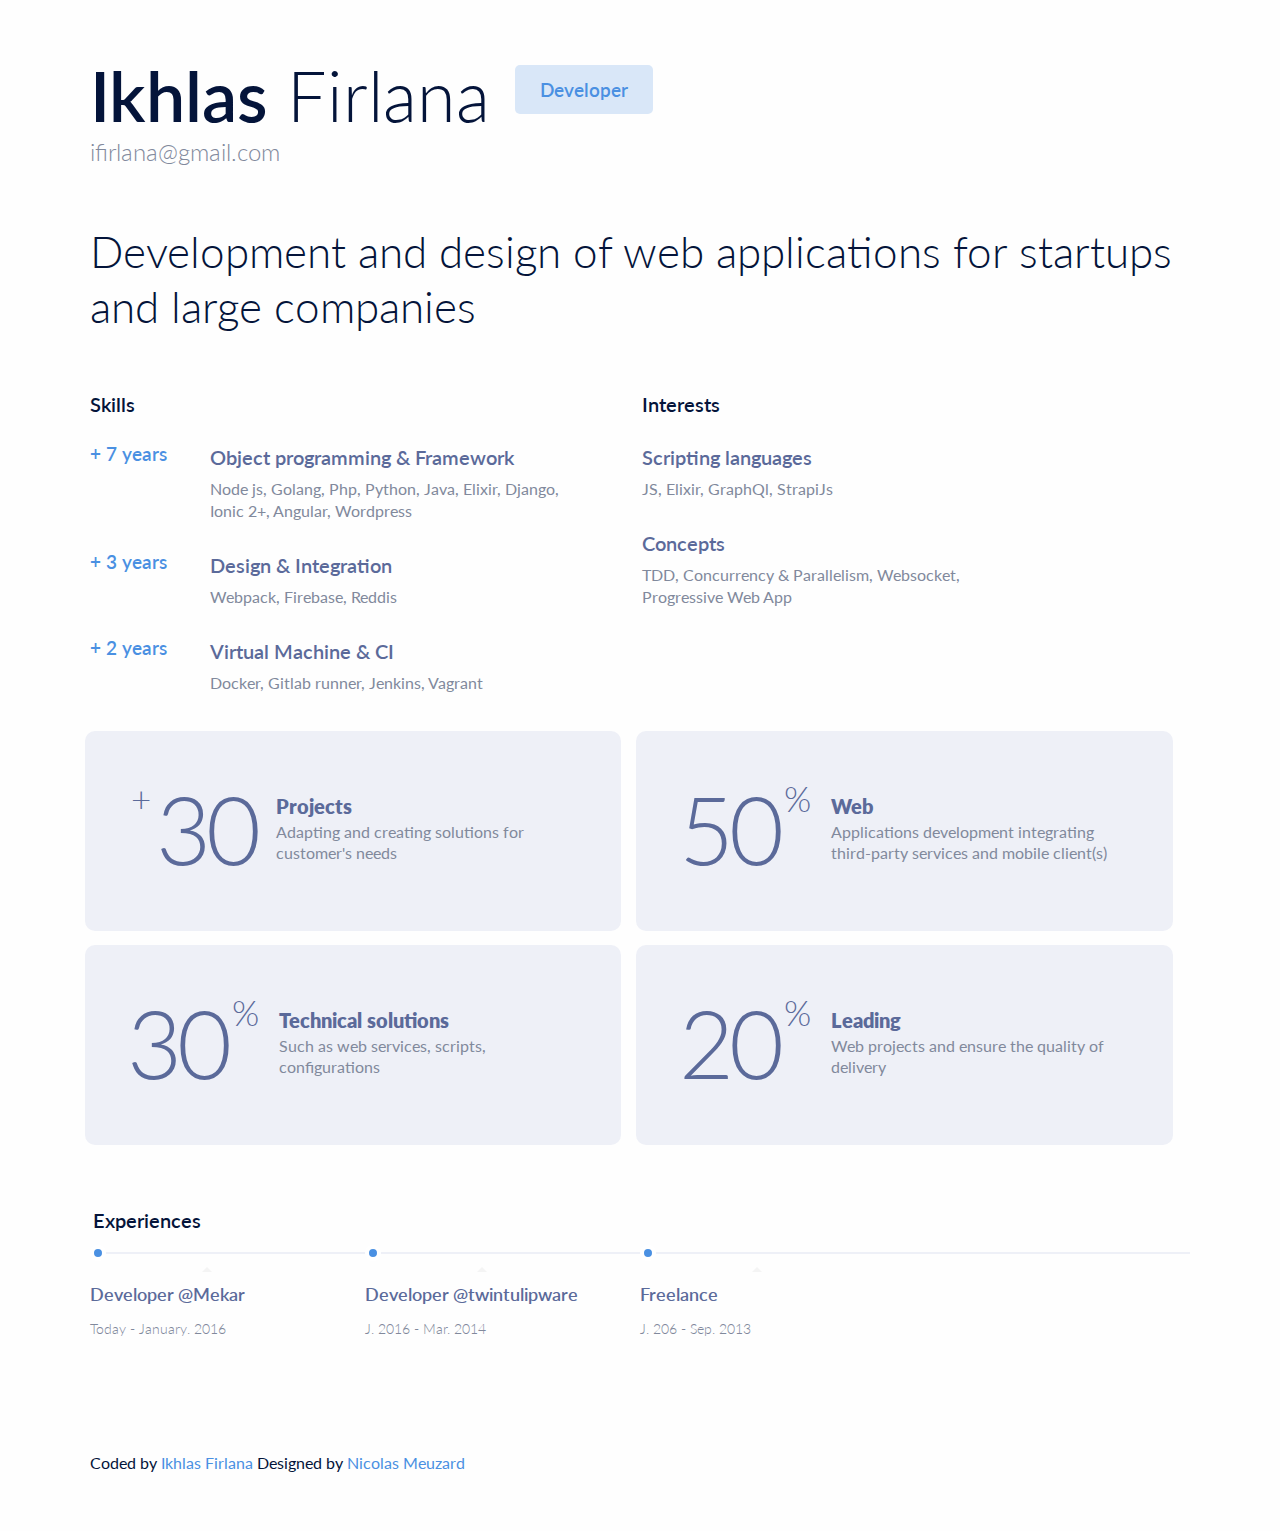
<file: index.html>
<!DOCTYPE html>
<html>
<head>
	<title>Ikhlas Firlana Resume</title>
	<link rel="stylesheet" type="text/css" href="styles.css">
	<meta name="viewport" content="width=device-width, initial-scale=1.0">
</head>
<body>

	<div class="container">
		<div class="hero">
			<h1 class="name"><strong>Ikhlas</strong> Firlana</h1>
			<span class="job-title">Developer</span>
			<span class="email">ifirlana@gmail.com</span>

			<h2 class="lead">Development and design of web applications 
for startups and large companies</h2>
		</div>
	</div>

<!-- Skills and intrest section -->
	<div class="container">

		<div class="sections">
			<h2 class="section-title">Skills</h2>

			<div class="list-card">
				<span class="exp">+ 7 years</span>
				<div>
					<h3>Object programming & Framework</h3>
					<span>Node js, Golang, Php, Python, Java, Elixir, Django, Ionic 2+, Angular, Wordpress</span>
				</div>
			</div>
			
			<div class="list-card">
				<span class="exp">+ 3 years</span>
				<div>
					<h3>Design & Integration</h3>
					<span>Webpack, Firebase, Reddis</span>
				</div>
            </div>
            	
					
			<div class="list-card">
				<span class="exp">+ 2 years</span>
				<div>
					<h3>Virtual Machine & CI</h3>
					<span>Docker, Gitlab runner, Jenkins, Vagrant</span>
				</div>
			</div>


		</div>
		<div class="sections">
				<h2 class="section-title">Interests</h2>
				
				<div class="list-card">
					<div>
						<h3>Scripting languages</h3>
						<span>JS, Elixir, GraphQl, StrapiJs</span>
					</div>
				</div>	

				<div class="list-card">
					<div>
						<h3>Concepts</h3>
						<span>TDD, Concurrency & Parallelism, Websocket, Progressive Web App</span>
					</div>
				</div>	

				
		</div>
	</div>

	<!-- Achievements -->

	<div class="container cards">
		
		<div class="card">
			<div class="skill-level">
				<span>+</span>
				<h2>30</h2>
			</div>

			<div class="skill-meta">
				<h3>Projects</h3>
				<span>Adapting and creating solutions for customer's needs</span>
			</div>
		</div>

			
		<div class="card">
			<div class="skill-level">
				<h2>50</h2>
				<span>%</span>
			</div>

			<div class="skill-meta">
				<h3>Web</h3>
				<span>Applications development integrating third-party services and mobile client(s)</span>
			</div>
		</div>

			
		<div class="card">
			<div class="skill-level">
				<h2>30</h2>
				<span>%</span>
			</div>

			<div class="skill-meta">
				<h3>Technical solutions</h3>
				<span>Such as web services, scripts, configurations</span>
			</div>
		</div>


		<div class="card">
			<div class="skill-level">
				<h2>20</h2>
				<span>%</span>
			</div>

			<div class="skill-meta">
				<h3>Leading</h3>
				<span>Web projects and ensure the quality of delivery</span>
			</div>
		</div>

	</div>

	<!-- Timeeline -->

	<div class="container">
		<ol class="timeline">
		  <li>
		    <p class="line">Experiences</p>
		    <span class="point"></span>
		    <p class="description">
		      Developer @Mekar
		    </p>
		    <span class="date">Today - January. 2016</span>
          </li>
          
          <li>
		    <span class="point"></span>
		    <p class="description">
		      Developer @twintulipware
		    </p>
		    <span class="date">J. 2016 - Mar. 2014</span>
		  </li>

		  <li>
		    <span class="point"></span>
		    <p class="description">
		      Freelance
		    </p>
		    <span class="date">J. 206 - Sep. 2013</span>
		  </li>

		</ol>

	</div>


	<br><br>


	<footer class="container">
		<span style="font-size: 16px;">Coded by <a href="https://newtodesign.com/">Ikhlas Firlana</a> Designed by <a href="https://dribbble.com/shots/4342703-Minimal-resume-freebie-for-junior-self-taught-people">Nicolas Meuzard</a></span>
	</footer>


</body>
</html>
</file>
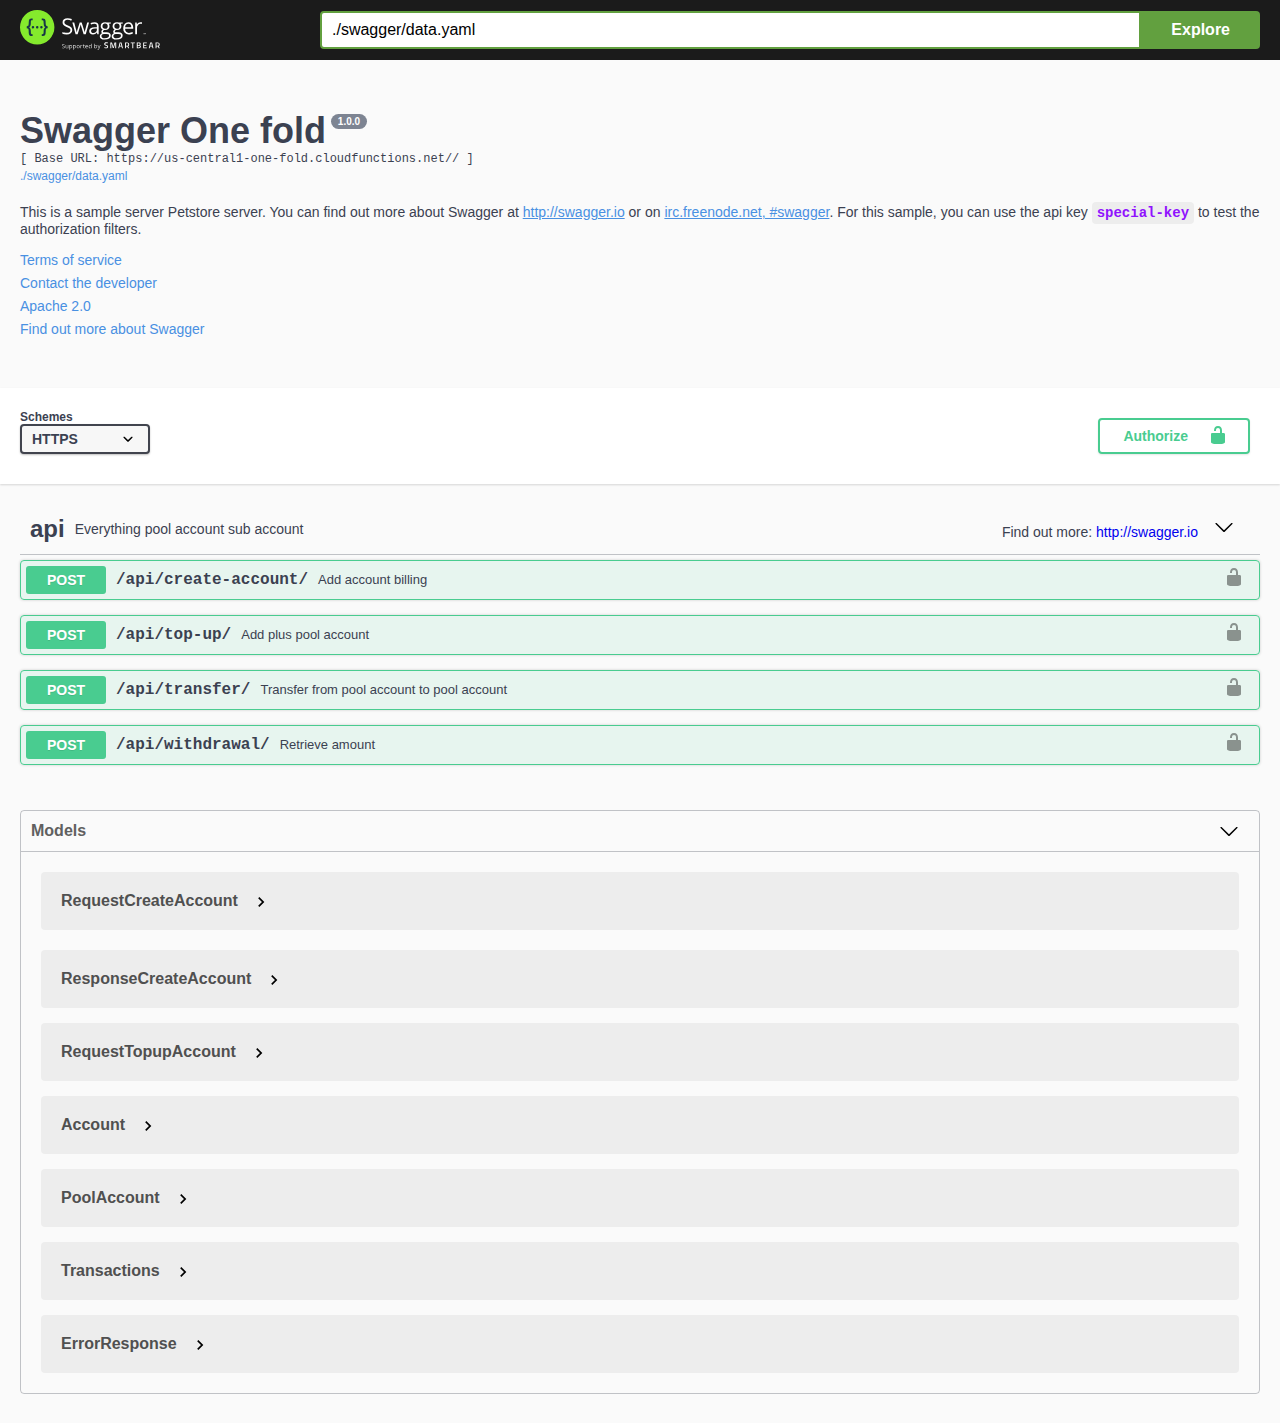
<file: one-fold-api/index.html>
<!-- HTML for static distribution bundle build -->
<!DOCTYPE html>
<html lang="en">
  <head>
    <meta charset="UTF-8">
    <title>Swagger UI</title>
    <link rel="stylesheet" type="text/css" href="./swagger/swagger-ui.css" >
    <link rel="icon" type="image/png" href="./swagger/favicon-32x32.png" sizes="32x32" />
    <link rel="icon" type="image/png" href="./swagger/favicon-16x16.png" sizes="16x16" />
    <style>
      html
      {
        box-sizing: border-box;
        overflow: -moz-scrollbars-vertical;
        overflow-y: scroll;
      }
      *,
      *:before,
      *:after
      {
        box-sizing: inherit;
      }
      body
      {
        margin:0;
        background: #fafafa;
      }
    </style>
  </head>

  <body>
    <div id="swagger-ui"></div>

    <script src="./swagger/swagger-ui-bundle.js"> </script>
    <script src="./swagger/swagger-ui-standalone-preset.js"> </script>
    <script>
    window.onload = function() {
      // Begin Swagger UI call region
      const ui = SwaggerUIBundle({
        url: "./swagger/data.yaml",
        dom_id: '#swagger-ui',
        deepLinking: true,
        presets: [
          SwaggerUIBundle.presets.apis,
          SwaggerUIStandalonePreset
        ],
        plugins: [
          SwaggerUIBundle.plugins.DownloadUrl
        ],
        layout: "StandaloneLayout"
      })
      // End Swagger UI call region
      window.ui = ui
    }
  </script>
  </body>
</html>
</file>
<file: styles.css>
/* https://newtodesing.com/ 
   v2.0 | 20110126
   License: none (public domain)
*/



/*Load google font*/
@import url('https://fonts.googleapis.com/css?family=Lato:300,400,700');



/* Reset Styles */

html, body, div, span, applet, object, iframe,
h1, h2, h3, h4, h5, h6, p, blockquote, pre,
a, abbr, acronym, address, big, cite, code,
del, dfn, em, img, ins, kbd, q, s, samp,
small, strike, strong, sub, sup, tt, var,
b, u, i, center,
dl, dt, dd, ol, ul, li,
fieldset, form, label, legend,
table, caption, tbody, tfoot, thead, tr, th, td,
article, aside, canvas, details, embed, 
figure, figcaption, footer, header, hgroup, 
menu, nav, output, ruby, section, summary,
time, mark, audio, video {
	margin: 0;
	padding: 0;
	border: 0;
	font-size: 100%;
	font: inherit;
	vertical-align: baseline;
}
/* HTML5 display-role reset for older browsers */
article, aside, details, figcaption, figure, 
footer, header, hgroup, menu, nav, section {
	display: block;
}
a{
	text-decoration: none;
	text-transform: none;
	color: #4A90E2;
}

body {
	line-height: 1;
	font-family: lato, ubuntu,-apple-system,BlinkMacSystemFont,Segoe UI,Roboto,Oxygen,Ubuntu,Cantarell,Open Sans,Helvetica Neue,sans-serif;
	text-rendering : optimizeLegibility;
	-webkit-font-smoothing : antialiased;
	font-size: 19px;
	background-color: #FEFEFE;
	color: #04143A;
}
ol, ul {
	list-style: none;
}
blockquote, q {
	quotes: none;
}
blockquote:before, blockquote:after,
q:before, q:after {
	content: '';
	content: none;
}
table {
	border-collapse: collapse;
	border-spacing: 0;
}

p {
	color: #15171a;
	font-size: 17;
	line-height: 31px;
}

strong {
	font-weight: 600;
}

div , footer {
	box-sizing: border-box;
}

/* Reset ends */


/*Hero section*/

.container {
	max-width: 1100px;
	height: auto;
	margin: 60px auto;
}

.hero {
	margin: 50px auto; 
	position: relative;
}

h1.name {
	font-size: 70px;
	font-weight: 300;
	display: inline-block;
}

.job-title {
	vertical-align: top;
	background-color: #D9E7F8;
	color: #4A90E2;
	font-weight: 600;
	margin-top: 5px;
	margin-left: 20px;
	border-radius: 5px;
	display: inline-block;
	padding: 15px 25px;
}

.email {
	display: block;
	font-size: 24px;
	font-weight: 300;
	color: #81899C;
	margin-top: 10px;
}

.lead {
	font-size: 44px;
	font-weight: 300;
	margin-top: 60px;
	line-height: 55px;
}

/*hero ends*/

/*skills & intrests*/

.sections {
	vertical-align: top;
	display: inline-block;
	width: 49.7%;
	height: 50px;
}

.section-title {
	font-size: 20px;
	font-weight: 600;
	margin-bottom: 15px;
}

.list-card {
	margin: 30px 0;
}

.list-card .exp , .list-card div{
	display: inline-block;
	vertical-align: top;
}

.list-card .exp {
	margin-right: 15px;
	color: #4A90E2;
	font-weight: 600;
	width: 100px;
}

.list-card div {
	width: 70%;
}

.list-card h3 {
	font-size: 20px;
	font-weight: 600;
	color: #5B6A9A;
	line-height: 26px;
	margin-bottom: 8px;
}

.list-card div span {
	font-size: 16px;
	color: #81899C;
	line-height: 22px;
}

/*skill and intrests ends*/

/* Achievements */


.cards {
	max-width: 1120px;
	display: block;
	margin-top: 280px;
}

.card {
	width: 47.9%;
	height: 200px;
	background-color: #EEF0F7;
	display: inline-block;
	margin: 7px 5px;
	vertical-align: top;
	border-radius: 10px;
	text-align: center;
	padding-top: 50px
}

.card-active , .card:hover{
	transform: scale(1.02);
	transition: 0.5s;
	background-color: #fff;
	box-shadow: 0px 5px 50px -8px #ddd;
	cursor: pointer;
}


.skill-level {
	display: inline-block;
	max-width: 160px;
}

.skill-level span {
	font-size: 35px;
	font-weight: 300;
	color: #5B6A9A;
	vertical-align: top;
}

.skill-level h2 {
	font-size: 95px;
	font-weight: 300;
	display: inline-block;
	vertical-align: top;
	color: #5B6A9A;
	letter-spacing: -5px;
}

.skill-meta {
	vertical-align: top;
	display: inline-block;
	max-width: 300px;
	text-align: left;
	margin-top: 15px;
	margin-left: 15px;
}

.skill-meta h3 {
	font-size: 20px;
	font-weight: 800;
	color: #5B6A9A;
	margin-bottom: 5px;
}

.skill-meta span{
	color: #81899C;
	line-height: 20px;
	font-size: 16px;
}

/* Achievements ends */



/* Timeline styles*/


ol {
	position: relative;
	display: block;
	margin: 100px 0;
	height: 2px;
	background: #EEF0F7;

}
ol::before,
ol::after {
	content: "";
	position: absolute;
	top: -10px;
	display: block;
	width: 0;
	height: 0;
  	border-radius: 10px;
	border: 0px solid #31708F;
}
ol::before {
	left: -5px;
}
ol::after {
	right: -10px;
	border: 0px solid transparent;
	border-right: 0;
	border-left: 20px solid #31708F;
  	border-radius: 3px;
}

/* ---- Timeline elements ---- */
li {
	position: relative;
	display: inline-block;
	float: left;
	width: 25%;
  	height: 50px;
}
li .line {
  position: absolute;
  top: -47px;
  left: 1%;
  font-size: 20px;
  font-weight: 600;
  color: #04143A;
}
li .point {
	content: "";
	top: -7px;
	left: 0%;
	display: block;
	width: 8px;
	height: 8px;
	border: 4px solid #fff;
	border-radius: 10px;
	background: #4A90E2;
  position: absolute;
}
li .description {
  display: none;
  padding: 10px 0;
  margin-top: 20px;
  position: relative;
  font-weight: normal;
  z-index: 1;
  max-width: 95%;
  font-size: 18px;
  font-weight: 600;
  line-height: 25px;
  color: #5B6A9A;
}
.description::before {
  content: '';
  width: 0; 
  height: 0; 
  border-left: 5px solid transparent;
  border-right: 5px solid transparent;
  border-bottom: 5px solid #f4f4f4;
  position: absolute;
  top: -5px;
  left: 43%;
}


.timeline .date{
	font-size: 14px;
	color: #81899C;
	font-weight: 300;
}

/* ---- Hover effects ---- */
li:hover {
  color: #48A4D2;
}
li .description {
  display: block;
}

/*timeline ends*/



/* Media queries*/

@media(max-width: 1024px){
	.container {
		padding: 15px;
		margin: 0px auto;
	}
	.cards {
		margin-top: 250px;
	}
}

@media(max-width: 768px){
	.container {
		padding: 15px;
		margin: 0px auto;
	}
	.cards {
		margin-top: 320px;
	}

	.card {
		padding: 15px;
		text-align: left;
	}
	.card h2 {
		font-size: 70px;
	}
		.card , .sections {
		width: 100%;
		height: auto;
		margin: 10px 0;
		float: left;
	}

	.timeline{
		border: none;
		background-color: rgba(0,0,0,0);
	}

	.timeline li{
		margin-top: 70px;
		height: 150px;
	}
}


@media(max-width: 425px) {
	h1.name {
		font-size: 40px;
	}

	.card , .sections {
		width: 100%;
		height: auto;
		margin: 10px 0;
		float: left;
	}

	.timeline{
		display: none;
		}

	.job-title {
		position: absolute;
		font-size: 15px;
		top: -40px;
		right: 20px;
		padding: 10px
	}

	.lead {
		margin-top: 15px;
		font-size: 20px;
		line-height: 28px;
	}
	.container {
		margin: 0px;
		padding: 0 15px;
	}
	footer {
		margin-top: 2050px;
	}
	}


/* End of all :P*/
</file>
<file: one-fold-api/swagger/swagger-ui.css>
.swagger-ui{
    /*! normalize.css v7.0.0 | MIT License | github.com/necolas/normalize.css */font-family:sans-serif;color:#3b4151}.swagger-ui html{line-height:1.15;-ms-text-size-adjust:100%;-webkit-text-size-adjust:100%}.swagger-ui body{margin:0}.swagger-ui article,.swagger-ui aside,.swagger-ui footer,.swagger-ui header,.swagger-ui nav,.swagger-ui section{display:block}.swagger-ui h1{font-size:2em;margin:.67em 0}.swagger-ui figcaption,.swagger-ui figure,.swagger-ui main{display:block}.swagger-ui figure{margin:1em 40px}.swagger-ui hr{-webkit-box-sizing:content-box;box-sizing:content-box;height:0;overflow:visible}.swagger-ui pre{font-family:monospace,monospace;font-size:1em}.swagger-ui a{background-color:transparent;-webkit-text-decoration-skip:objects}.swagger-ui abbr[title]{border-bottom:none;text-decoration:underline;-webkit-text-decoration:underline dotted;text-decoration:underline dotted}.swagger-ui b,.swagger-ui strong{font-weight:inherit;font-weight:bolder}.swagger-ui code,.swagger-ui kbd,.swagger-ui samp{font-family:monospace,monospace;font-size:1em}.swagger-ui dfn{font-style:italic}.swagger-ui mark{background-color:#ff0;color:#000}.swagger-ui small{font-size:80%}.swagger-ui sub,.swagger-ui sup{font-size:75%;line-height:0;position:relative;vertical-align:baseline}.swagger-ui sub{bottom:-.25em}.swagger-ui sup{top:-.5em}.swagger-ui audio,.swagger-ui video{display:inline-block}.swagger-ui audio:not([controls]){display:none;height:0}.swagger-ui img{border-style:none}.swagger-ui svg:not(:root){overflow:hidden}.swagger-ui button,.swagger-ui input,.swagger-ui optgroup,.swagger-ui select,.swagger-ui textarea{font-family:sans-serif;font-size:100%;line-height:1.15;margin:0}.swagger-ui button,.swagger-ui input{overflow:visible}.swagger-ui button,.swagger-ui select{text-transform:none}.swagger-ui [type=reset],.swagger-ui [type=submit],.swagger-ui button,.swagger-ui html [type=button]{-webkit-appearance:button}.swagger-ui [type=button]::-moz-focus-inner,.swagger-ui [type=reset]::-moz-focus-inner,.swagger-ui [type=submit]::-moz-focus-inner,.swagger-ui button::-moz-focus-inner{border-style:none;padding:0}.swagger-ui [type=button]:-moz-focusring,.swagger-ui [type=reset]:-moz-focusring,.swagger-ui [type=submit]:-moz-focusring,.swagger-ui button:-moz-focusring{outline:1px dotted ButtonText}.swagger-ui fieldset{padding:.35em .75em .625em}.swagger-ui legend{-webkit-box-sizing:border-box;box-sizing:border-box;color:inherit;display:table;max-width:100%;padding:0;white-space:normal}.swagger-ui progress{display:inline-block;vertical-align:baseline}.swagger-ui textarea{overflow:auto}.swagger-ui [type=checkbox],.swagger-ui [type=radio]{-webkit-box-sizing:border-box;box-sizing:border-box;padding:0}.swagger-ui [type=number]::-webkit-inner-spin-button,.swagger-ui [type=number]::-webkit-outer-spin-button{height:auto}.swagger-ui [type=search]{-webkit-appearance:textfield;outline-offset:-2px}.swagger-ui [type=search]::-webkit-search-cancel-button,.swagger-ui [type=search]::-webkit-search-decoration{-webkit-appearance:none}.swagger-ui ::-webkit-file-upload-button{-webkit-appearance:button;font:inherit}.swagger-ui details,.swagger-ui menu{display:block}.swagger-ui summary{display:list-item}.swagger-ui canvas{display:inline-block}.swagger-ui [hidden],.swagger-ui template{display:none}.swagger-ui .debug *{outline:1px solid gold}.swagger-ui .debug-white *{outline:1px solid #fff}.swagger-ui .debug-black *{outline:1px solid #000}.swagger-ui .debug-grid{background:transparent url([data-uri]) repeat 0 0}.swagger-ui .debug-grid-16{background:transparent url([data-uri]) repeat 0 0}.swagger-ui .debug-grid-8-solid{background:#fff url([data-uri]) repeat 0 0}.swagger-ui .debug-grid-16-solid{background:#fff url([data-uri]) repeat 0 0}.swagger-ui .border-box,.swagger-ui a,.swagger-ui article,.swagger-ui body,.swagger-ui code,.swagger-ui dd,.swagger-ui div,.swagger-ui dl,.swagger-ui dt,.swagger-ui fieldset,.swagger-ui footer,.swagger-ui form,.swagger-ui h1,.swagger-ui h2,.swagger-ui h3,.swagger-ui h4,.swagger-ui h5,.swagger-ui h6,.swagger-ui header,.swagger-ui html,.swagger-ui input[type=email],.swagger-ui input[type=number],.swagger-ui input[type=password],.swagger-ui input[type=tel],.swagger-ui input[type=text],.swagger-ui input[type=url],.swagger-ui legend,.swagger-ui li,.swagger-ui main,.swagger-ui ol,.swagger-ui p,.swagger-ui pre,.swagger-ui section,.swagger-ui table,.swagger-ui td,.swagger-ui textarea,.swagger-ui th,.swagger-ui tr,.swagger-ui ul{-webkit-box-sizing:border-box;box-sizing:border-box}.swagger-ui .aspect-ratio{height:0;position:relative}.swagger-ui .aspect-ratio--16x9{padding-bottom:56.25%}.swagger-ui .aspect-ratio--9x16{padding-bottom:177.77%}.swagger-ui .aspect-ratio--4x3{padding-bottom:75%}.swagger-ui .aspect-ratio--3x4{padding-bottom:133.33%}.swagger-ui .aspect-ratio--6x4{padding-bottom:66.6%}.swagger-ui .aspect-ratio--4x6{padding-bottom:150%}.swagger-ui .aspect-ratio--8x5{padding-bottom:62.5%}.swagger-ui .aspect-ratio--5x8{padding-bottom:160%}.swagger-ui .aspect-ratio--7x5{padding-bottom:71.42%}.swagger-ui .aspect-ratio--5x7{padding-bottom:140%}.swagger-ui .aspect-ratio--1x1{padding-bottom:100%}.swagger-ui .aspect-ratio--object{position:absolute;top:0;right:0;bottom:0;left:0;width:100%;height:100%;z-index:100}@media screen and (min-width:30em){.swagger-ui .aspect-ratio-ns{height:0;position:relative}.swagger-ui .aspect-ratio--16x9-ns{padding-bottom:56.25%}.swagger-ui .aspect-ratio--9x16-ns{padding-bottom:177.77%}.swagger-ui .aspect-ratio--4x3-ns{padding-bottom:75%}.swagger-ui .aspect-ratio--3x4-ns{padding-bottom:133.33%}.swagger-ui .aspect-ratio--6x4-ns{padding-bottom:66.6%}.swagger-ui .aspect-ratio--4x6-ns{padding-bottom:150%}.swagger-ui .aspect-ratio--8x5-ns{padding-bottom:62.5%}.swagger-ui .aspect-ratio--5x8-ns{padding-bottom:160%}.swagger-ui .aspect-ratio--7x5-ns{padding-bottom:71.42%}.swagger-ui .aspect-ratio--5x7-ns{padding-bottom:140%}.swagger-ui .aspect-ratio--1x1-ns{padding-bottom:100%}.swagger-ui .aspect-ratio--object-ns{position:absolute;top:0;right:0;bottom:0;left:0;width:100%;height:100%;z-index:100}}@media screen and (min-width:30em) and (max-width:60em){.swagger-ui .aspect-ratio-m{height:0;position:relative}.swagger-ui .aspect-ratio--16x9-m{padding-bottom:56.25%}.swagger-ui .aspect-ratio--9x16-m{padding-bottom:177.77%}.swagger-ui .aspect-ratio--4x3-m{padding-bottom:75%}.swagger-ui .aspect-ratio--3x4-m{padding-bottom:133.33%}.swagger-ui .aspect-ratio--6x4-m{padding-bottom:66.6%}.swagger-ui .aspect-ratio--4x6-m{padding-bottom:150%}.swagger-ui .aspect-ratio--8x5-m{padding-bottom:62.5%}.swagger-ui .aspect-ratio--5x8-m{padding-bottom:160%}.swagger-ui .aspect-ratio--7x5-m{padding-bottom:71.42%}.swagger-ui .aspect-ratio--5x7-m{padding-bottom:140%}.swagger-ui .aspect-ratio--1x1-m{padding-bottom:100%}.swagger-ui .aspect-ratio--object-m{position:absolute;top:0;right:0;bottom:0;left:0;width:100%;height:100%;z-index:100}}@media screen and (min-width:60em){.swagger-ui .aspect-ratio-l{height:0;position:relative}.swagger-ui .aspect-ratio--16x9-l{padding-bottom:56.25%}.swagger-ui .aspect-ratio--9x16-l{padding-bottom:177.77%}.swagger-ui .aspect-ratio--4x3-l{padding-bottom:75%}.swagger-ui .aspect-ratio--3x4-l{padding-bottom:133.33%}.swagger-ui .aspect-ratio--6x4-l{padding-bottom:66.6%}.swagger-ui .aspect-ratio--4x6-l{padding-bottom:150%}.swagger-ui .aspect-ratio--8x5-l{padding-bottom:62.5%}.swagger-ui .aspect-ratio--5x8-l{padding-bottom:160%}.swagger-ui .aspect-ratio--7x5-l{padding-bottom:71.42%}.swagger-ui .aspect-ratio--5x7-l{padding-bottom:140%}.swagger-ui .aspect-ratio--1x1-l{padding-bottom:100%}.swagger-ui .aspect-ratio--object-l{position:absolute;top:0;right:0;bottom:0;left:0;width:100%;height:100%;z-index:100}}.swagger-ui img{max-width:100%}.swagger-ui .cover{background-size:cover!important}.swagger-ui .contain{background-size:contain!important}@media screen and (min-width:30em){.swagger-ui .cover-ns{background-size:cover!important}.swagger-ui .contain-ns{background-size:contain!important}}@media screen and (min-width:30em) and (max-width:60em){.swagger-ui .cover-m{background-size:cover!important}.swagger-ui .contain-m{background-size:contain!important}}@media screen and (min-width:60em){.swagger-ui .cover-l{background-size:cover!important}.swagger-ui .contain-l{background-size:contain!important}}.swagger-ui .bg-center{background-repeat:no-repeat;background-position:50%}.swagger-ui .bg-top{background-repeat:no-repeat;background-position:top}.swagger-ui .bg-right{background-repeat:no-repeat;background-position:100%}.swagger-ui .bg-bottom{background-repeat:no-repeat;background-position:bottom}.swagger-ui .bg-left{background-repeat:no-repeat;background-position:0}@media screen and (min-width:30em){.swagger-ui .bg-center-ns{background-repeat:no-repeat;background-position:50%}.swagger-ui .bg-top-ns{background-repeat:no-repeat;background-position:top}.swagger-ui .bg-right-ns{background-repeat:no-repeat;background-position:100%}.swagger-ui .bg-bottom-ns{background-repeat:no-repeat;background-position:bottom}.swagger-ui .bg-left-ns{background-repeat:no-repeat;background-position:0}}@media screen and (min-width:30em) and (max-width:60em){.swagger-ui .bg-center-m{background-repeat:no-repeat;background-position:50%}.swagger-ui .bg-top-m{background-repeat:no-repeat;background-position:top}.swagger-ui .bg-right-m{background-repeat:no-repeat;background-position:100%}.swagger-ui .bg-bottom-m{background-repeat:no-repeat;background-position:bottom}.swagger-ui .bg-left-m{background-repeat:no-repeat;background-position:0}}@media screen and (min-width:60em){.swagger-ui .bg-center-l{background-repeat:no-repeat;background-position:50%}.swagger-ui .bg-top-l{background-repeat:no-repeat;background-position:top}.swagger-ui .bg-right-l{background-repeat:no-repeat;background-position:100%}.swagger-ui .bg-bottom-l{background-repeat:no-repeat;background-position:bottom}.swagger-ui .bg-left-l{background-repeat:no-repeat;background-position:0}}.swagger-ui .outline{outline:1px solid}.swagger-ui .outline-transparent{outline:1px solid transparent}.swagger-ui .outline-0{outline:0}@media screen and (min-width:30em){.swagger-ui .outline-ns{outline:1px solid}.swagger-ui .outline-transparent-ns{outline:1px solid transparent}.swagger-ui .outline-0-ns{outline:0}}@media screen and (min-width:30em) and (max-width:60em){.swagger-ui .outline-m{outline:1px solid}.swagger-ui .outline-transparent-m{outline:1px solid transparent}.swagger-ui .outline-0-m{outline:0}}@media screen and (min-width:60em){.swagger-ui .outline-l{outline:1px solid}.swagger-ui .outline-transparent-l{outline:1px solid transparent}.swagger-ui .outline-0-l{outline:0}}.swagger-ui .ba{border-style:solid;border-width:1px}.swagger-ui .bt{border-top-style:solid;border-top-width:1px}.swagger-ui .br{border-right-style:solid;border-right-width:1px}.swagger-ui .bb{border-bottom-style:solid;border-bottom-width:1px}.swagger-ui .bl{border-left-style:solid;border-left-width:1px}.swagger-ui .bn{border-style:none;border-width:0}@media screen and (min-width:30em){.swagger-ui .ba-ns{border-style:solid;border-width:1px}.swagger-ui .bt-ns{border-top-style:solid;border-top-width:1px}.swagger-ui .br-ns{border-right-style:solid;border-right-width:1px}.swagger-ui .bb-ns{border-bottom-style:solid;border-bottom-width:1px}.swagger-ui .bl-ns{border-left-style:solid;border-left-width:1px}.swagger-ui .bn-ns{border-style:none;border-width:0}}@media screen and (min-width:30em) and (max-width:60em){.swagger-ui .ba-m{border-style:solid;border-width:1px}.swagger-ui .bt-m{border-top-style:solid;border-top-width:1px}.swagger-ui .br-m{border-right-style:solid;border-right-width:1px}.swagger-ui .bb-m{border-bottom-style:solid;border-bottom-width:1px}.swagger-ui .bl-m{border-left-style:solid;border-left-width:1px}.swagger-ui .bn-m{border-style:none;border-width:0}}@media screen and (min-width:60em){.swagger-ui .ba-l{border-style:solid;border-width:1px}.swagger-ui .bt-l{border-top-style:solid;border-top-width:1px}.swagger-ui .br-l{border-right-style:solid;border-right-width:1px}.swagger-ui .bb-l{border-bottom-style:solid;border-bottom-width:1px}.swagger-ui .bl-l{border-left-style:solid;border-left-width:1px}.swagger-ui .bn-l{border-style:none;border-width:0}}.swagger-ui .b--black{border-color:#000}.swagger-ui .b--near-black{border-color:#111}.swagger-ui .b--dark-gray{border-color:#333}.swagger-ui .b--mid-gray{border-color:#555}.swagger-ui .b--gray{border-color:#777}.swagger-ui .b--silver{border-color:#999}.swagger-ui .b--light-silver{border-color:#aaa}.swagger-ui .b--moon-gray{border-color:#ccc}.swagger-ui .b--light-gray{border-color:#eee}.swagger-ui .b--near-white{border-color:#f4f4f4}.swagger-ui .b--white{border-color:#fff}.swagger-ui .b--white-90{border-color:hsla(0,0%,100%,.9)}.swagger-ui .b--white-80{border-color:hsla(0,0%,100%,.8)}.swagger-ui .b--white-70{border-color:hsla(0,0%,100%,.7)}.swagger-ui .b--white-60{border-color:hsla(0,0%,100%,.6)}.swagger-ui .b--white-50{border-color:hsla(0,0%,100%,.5)}.swagger-ui .b--white-40{border-color:hsla(0,0%,100%,.4)}.swagger-ui .b--white-30{border-color:hsla(0,0%,100%,.3)}.swagger-ui .b--white-20{border-color:hsla(0,0%,100%,.2)}.swagger-ui .b--white-10{border-color:hsla(0,0%,100%,.1)}.swagger-ui .b--white-05{border-color:hsla(0,0%,100%,.05)}.swagger-ui .b--white-025{border-color:hsla(0,0%,100%,.025)}.swagger-ui .b--white-0125{border-color:hsla(0,0%,100%,.0125)}.swagger-ui .b--black-90{border-color:rgba(0,0,0,.9)}.swagger-ui .b--black-80{border-color:rgba(0,0,0,.8)}.swagger-ui .b--black-70{border-color:rgba(0,0,0,.7)}.swagger-ui .b--black-60{border-color:rgba(0,0,0,.6)}.swagger-ui .b--black-50{border-color:rgba(0,0,0,.5)}.swagger-ui .b--black-40{border-color:rgba(0,0,0,.4)}.swagger-ui .b--black-30{border-color:rgba(0,0,0,.3)}.swagger-ui .b--black-20{border-color:rgba(0,0,0,.2)}.swagger-ui .b--black-10{border-color:rgba(0,0,0,.1)}.swagger-ui .b--black-05{border-color:rgba(0,0,0,.05)}.swagger-ui .b--black-025{border-color:rgba(0,0,0,.025)}.swagger-ui .b--black-0125{border-color:rgba(0,0,0,.0125)}.swagger-ui .b--dark-red{border-color:#e7040f}.swagger-ui .b--red{border-color:#ff4136}.swagger-ui .b--light-red{border-color:#ff725c}.swagger-ui .b--orange{border-color:#ff6300}.swagger-ui .b--gold{border-color:#ffb700}.swagger-ui .b--yellow{border-color:gold}.swagger-ui .b--light-yellow{border-color:#fbf1a9}.swagger-ui .b--purple{border-color:#5e2ca5}.swagger-ui .b--light-purple{border-color:#a463f2}.swagger-ui .b--dark-pink{border-color:#d5008f}.swagger-ui .b--hot-pink{border-color:#ff41b4}.swagger-ui .b--pink{border-color:#ff80cc}.swagger-ui .b--light-pink{border-color:#ffa3d7}.swagger-ui .b--dark-green{border-color:#137752}.swagger-ui .b--green{border-color:#19a974}.swagger-ui .b--light-green{border-color:#9eebcf}.swagger-ui .b--navy{border-color:#001b44}.swagger-ui .b--dark-blue{border-color:#00449e}.swagger-ui .b--blue{border-color:#357edd}.swagger-ui .b--light-blue{border-color:#96ccff}.swagger-ui .b--lightest-blue{border-color:#cdecff}.swagger-ui .b--washed-blue{border-color:#f6fffe}.swagger-ui .b--washed-green{border-color:#e8fdf5}.swagger-ui .b--washed-yellow{border-color:#fffceb}.swagger-ui .b--washed-red{border-color:#ffdfdf}.swagger-ui .b--transparent{border-color:transparent}.swagger-ui .b--inherit{border-color:inherit}.swagger-ui .br0{border-radius:0}.swagger-ui .br1{border-radius:.125rem}.swagger-ui .br2{border-radius:.25rem}.swagger-ui .br3{border-radius:.5rem}.swagger-ui .br4{border-radius:1rem}.swagger-ui .br-100{border-radius:100%}.swagger-ui .br-pill{border-radius:9999px}.swagger-ui .br--bottom{border-top-left-radius:0;border-top-right-radius:0}.swagger-ui .br--top{border-bottom-left-radius:0;border-bottom-right-radius:0}.swagger-ui .br--right{border-top-left-radius:0;border-bottom-left-radius:0}.swagger-ui .br--left{border-top-right-radius:0;border-bottom-right-radius:0}@media screen and (min-width:30em){.swagger-ui .br0-ns{border-radius:0}.swagger-ui .br1-ns{border-radius:.125rem}.swagger-ui .br2-ns{border-radius:.25rem}.swagger-ui .br3-ns{border-radius:.5rem}.swagger-ui .br4-ns{border-radius:1rem}.swagger-ui .br-100-ns{border-radius:100%}.swagger-ui .br-pill-ns{border-radius:9999px}.swagger-ui .br--bottom-ns{border-top-left-radius:0;border-top-right-radius:0}.swagger-ui .br--top-ns{border-bottom-left-radius:0;border-bottom-right-radius:0}.swagger-ui .br--right-ns{border-top-left-radius:0;border-bottom-left-radius:0}.swagger-ui .br--left-ns{border-top-right-radius:0;border-bottom-right-radius:0}}@media screen and (min-width:30em) and (max-width:60em){.swagger-ui .br0-m{border-radius:0}.swagger-ui .br1-m{border-radius:.125rem}.swagger-ui .br2-m{border-radius:.25rem}.swagger-ui .br3-m{border-radius:.5rem}.swagger-ui .br4-m{border-radius:1rem}.swagger-ui .br-100-m{border-radius:100%}.swagger-ui .br-pill-m{border-radius:9999px}.swagger-ui .br--bottom-m{border-top-left-radius:0;border-top-right-radius:0}.swagger-ui .br--top-m{border-bottom-left-radius:0;border-bottom-right-radius:0}.swagger-ui .br--right-m{border-top-left-radius:0;border-bottom-left-radius:0}.swagger-ui .br--left-m{border-top-right-radius:0;border-bottom-right-radius:0}}@media screen and (min-width:60em){.swagger-ui .br0-l{border-radius:0}.swagger-ui .br1-l{border-radius:.125rem}.swagger-ui .br2-l{border-radius:.25rem}.swagger-ui .br3-l{border-radius:.5rem}.swagger-ui .br4-l{border-radius:1rem}.swagger-ui .br-100-l{border-radius:100%}.swagger-ui .br-pill-l{border-radius:9999px}.swagger-ui .br--bottom-l{border-radius-top-left:0;border-radius-top-right:0}.swagger-ui .br--top-l{border-bottom-left-radius:0;border-bottom-right-radius:0}.swagger-ui .br--right-l{border-top-left-radius:0;border-bottom-left-radius:0}.swagger-ui .br--left-l{border-top-right-radius:0;border-bottom-right-radius:0}}.swagger-ui .b--dotted{border-style:dotted}.swagger-ui .b--dashed{border-style:dashed}.swagger-ui .b--solid{border-style:solid}.swagger-ui .b--none{border-style:none}@media screen and (min-width:30em){.swagger-ui .b--dotted-ns{border-style:dotted}.swagger-ui .b--dashed-ns{border-style:dashed}.swagger-ui .b--solid-ns{border-style:solid}.swagger-ui .b--none-ns{border-style:none}}@media screen and (min-width:30em) and (max-width:60em){.swagger-ui .b--dotted-m{border-style:dotted}.swagger-ui .b--dashed-m{border-style:dashed}.swagger-ui .b--solid-m{border-style:solid}.swagger-ui .b--none-m{border-style:none}}@media screen and (min-width:60em){.swagger-ui .b--dotted-l{border-style:dotted}.swagger-ui .b--dashed-l{border-style:dashed}.swagger-ui .b--solid-l{border-style:solid}.swagger-ui .b--none-l{border-style:none}}.swagger-ui .bw0{border-width:0}.swagger-ui .bw1{border-width:.125rem}.swagger-ui .bw2{border-width:.25rem}.swagger-ui .bw3{border-width:.5rem}.swagger-ui .bw4{border-width:1rem}.swagger-ui .bw5{border-width:2rem}.swagger-ui .bt-0{border-top-width:0}.swagger-ui .br-0{border-right-width:0}.swagger-ui .bb-0{border-bottom-width:0}.swagger-ui .bl-0{border-left-width:0}@media screen and (min-width:30em){.swagger-ui .bw0-ns{border-width:0}.swagger-ui .bw1-ns{border-width:.125rem}.swagger-ui .bw2-ns{border-width:.25rem}.swagger-ui .bw3-ns{border-width:.5rem}.swagger-ui .bw4-ns{border-width:1rem}.swagger-ui .bw5-ns{border-width:2rem}.swagger-ui .bt-0-ns{border-top-width:0}.swagger-ui .br-0-ns{border-right-width:0}.swagger-ui .bb-0-ns{border-bottom-width:0}.swagger-ui .bl-0-ns{border-left-width:0}}@media screen and (min-width:30em) and (max-width:60em){.swagger-ui .bw0-m{border-width:0}.swagger-ui .bw1-m{border-width:.125rem}.swagger-ui .bw2-m{border-width:.25rem}.swagger-ui .bw3-m{border-width:.5rem}.swagger-ui .bw4-m{border-width:1rem}.swagger-ui .bw5-m{border-width:2rem}.swagger-ui .bt-0-m{border-top-width:0}.swagger-ui .br-0-m{border-right-width:0}.swagger-ui .bb-0-m{border-bottom-width:0}.swagger-ui .bl-0-m{border-left-width:0}}@media screen and (min-width:60em){.swagger-ui .bw0-l{border-width:0}.swagger-ui .bw1-l{border-width:.125rem}.swagger-ui .bw2-l{border-width:.25rem}.swagger-ui .bw3-l{border-width:.5rem}.swagger-ui .bw4-l{border-width:1rem}.swagger-ui .bw5-l{border-width:2rem}.swagger-ui .bt-0-l{border-top-width:0}.swagger-ui .br-0-l{border-right-width:0}.swagger-ui .bb-0-l{border-bottom-width:0}.swagger-ui .bl-0-l{border-left-width:0}}.swagger-ui .shadow-1{-webkit-box-shadow:0 0 4px 2px rgba(0,0,0,.2);box-shadow:0 0 4px 2px rgba(0,0,0,.2)}.swagger-ui .shadow-2{-webkit-box-shadow:0 0 8px 2px rgba(0,0,0,.2);box-shadow:0 0 8px 2px rgba(0,0,0,.2)}.swagger-ui .shadow-3{-webkit-box-shadow:2px 2px 4px 2px rgba(0,0,0,.2);box-shadow:2px 2px 4px 2px rgba(0,0,0,.2)}.swagger-ui .shadow-4{-webkit-box-shadow:2px 2px 8px 0 rgba(0,0,0,.2);box-shadow:2px 2px 8px 0 rgba(0,0,0,.2)}.swagger-ui .shadow-5{-webkit-box-shadow:4px 4px 8px 0 rgba(0,0,0,.2);box-shadow:4px 4px 8px 0 rgba(0,0,0,.2)}@media screen and (min-width:30em){.swagger-ui .shadow-1-ns{-webkit-box-shadow:0 0 4px 2px rgba(0,0,0,.2);box-shadow:0 0 4px 2px rgba(0,0,0,.2)}.swagger-ui .shadow-2-ns{-webkit-box-shadow:0 0 8px 2px rgba(0,0,0,.2);box-shadow:0 0 8px 2px rgba(0,0,0,.2)}.swagger-ui .shadow-3-ns{-webkit-box-shadow:2px 2px 4px 2px rgba(0,0,0,.2);box-shadow:2px 2px 4px 2px rgba(0,0,0,.2)}.swagger-ui .shadow-4-ns{-webkit-box-shadow:2px 2px 8px 0 rgba(0,0,0,.2);box-shadow:2px 2px 8px 0 rgba(0,0,0,.2)}.swagger-ui .shadow-5-ns{-webkit-box-shadow:4px 4px 8px 0 rgba(0,0,0,.2);box-shadow:4px 4px 8px 0 rgba(0,0,0,.2)}}@media screen and (min-width:30em) and (max-width:60em){.swagger-ui .shadow-1-m{-webkit-box-shadow:0 0 4px 2px rgba(0,0,0,.2);box-shadow:0 0 4px 2px rgba(0,0,0,.2)}.swagger-ui .shadow-2-m{-webkit-box-shadow:0 0 8px 2px rgba(0,0,0,.2);box-shadow:0 0 8px 2px rgba(0,0,0,.2)}.swagger-ui .shadow-3-m{-webkit-box-shadow:2px 2px 4px 2px rgba(0,0,0,.2);box-shadow:2px 2px 4px 2px rgba(0,0,0,.2)}.swagger-ui .shadow-4-m{-webkit-box-shadow:2px 2px 8px 0 rgba(0,0,0,.2);box-shadow:2px 2px 8px 0 rgba(0,0,0,.2)}.swagger-ui .shadow-5-m{-webkit-box-shadow:4px 4px 8px 0 rgba(0,0,0,.2);box-shadow:4px 4px 8px 0 rgba(0,0,0,.2)}}@media screen and (min-width:60em){.swagger-ui .shadow-1-l{-webkit-box-shadow:0 0 4px 2px rgba(0,0,0,.2);box-shadow:0 0 4px 2px rgba(0,0,0,.2)}.swagger-ui .shadow-2-l{-webkit-box-shadow:0 0 8px 2px rgba(0,0,0,.2);box-shadow:0 0 8px 2px rgba(0,0,0,.2)}.swagger-ui .shadow-3-l{-webkit-box-shadow:2px 2px 4px 2px rgba(0,0,0,.2);box-shadow:2px 2px 4px 2px rgba(0,0,0,.2)}.swagger-ui .shadow-4-l{-webkit-box-shadow:2px 2px 8px 0 rgba(0,0,0,.2);box-shadow:2px 2px 8px 0 rgba(0,0,0,.2)}.swagger-ui .shadow-5-l{-webkit-box-shadow:4px 4px 8px 0 rgba(0,0,0,.2);box-shadow:4px 4px 8px 0 rgba(0,0,0,.2)}}.swagger-ui .pre{overflow-x:auto;overflow-y:hidden;overflow:scroll}.swagger-ui .top-0{top:0}.swagger-ui .right-0{right:0}.swagger-ui .bottom-0{bottom:0}.swagger-ui .left-0{left:0}.swagger-ui .top-1{top:1rem}.swagger-ui .right-1{right:1rem}.swagger-ui .bottom-1{bottom:1rem}.swagger-ui .left-1{left:1rem}.swagger-ui .top-2{top:2rem}.swagger-ui .right-2{right:2rem}.swagger-ui .bottom-2{bottom:2rem}.swagger-ui .left-2{left:2rem}.swagger-ui .top--1{top:-1rem}.swagger-ui .right--1{right:-1rem}.swagger-ui .bottom--1{bottom:-1rem}.swagger-ui .left--1{left:-1rem}.swagger-ui .top--2{top:-2rem}.swagger-ui .right--2{right:-2rem}.swagger-ui .bottom--2{bottom:-2rem}.swagger-ui .left--2{left:-2rem}.swagger-ui .absolute--fill{top:0;right:0;bottom:0;left:0}@media screen and (min-width:30em){.swagger-ui .top-0-ns{top:0}.swagger-ui .left-0-ns{left:0}.swagger-ui .right-0-ns{right:0}.swagger-ui .bottom-0-ns{bottom:0}.swagger-ui .top-1-ns{top:1rem}.swagger-ui .left-1-ns{left:1rem}.swagger-ui .right-1-ns{right:1rem}.swagger-ui .bottom-1-ns{bottom:1rem}.swagger-ui .top-2-ns{top:2rem}.swagger-ui .left-2-ns{left:2rem}.swagger-ui .right-2-ns{right:2rem}.swagger-ui .bottom-2-ns{bottom:2rem}.swagger-ui .top--1-ns{top:-1rem}.swagger-ui .right--1-ns{right:-1rem}.swagger-ui .bottom--1-ns{bottom:-1rem}.swagger-ui .left--1-ns{left:-1rem}.swagger-ui .top--2-ns{top:-2rem}.swagger-ui .right--2-ns{right:-2rem}.swagger-ui .bottom--2-ns{bottom:-2rem}.swagger-ui .left--2-ns{left:-2rem}.swagger-ui .absolute--fill-ns{top:0;right:0;bottom:0;left:0}}@media screen and (min-width:30em) and (max-width:60em){.swagger-ui .top-0-m{top:0}.swagger-ui .left-0-m{left:0}.swagger-ui .right-0-m{right:0}.swagger-ui .bottom-0-m{bottom:0}.swagger-ui .top-1-m{top:1rem}.swagger-ui .left-1-m{left:1rem}.swagger-ui .right-1-m{right:1rem}.swagger-ui .bottom-1-m{bottom:1rem}.swagger-ui .top-2-m{top:2rem}.swagger-ui .left-2-m{left:2rem}.swagger-ui .right-2-m{right:2rem}.swagger-ui .bottom-2-m{bottom:2rem}.swagger-ui .top--1-m{top:-1rem}.swagger-ui .right--1-m{right:-1rem}.swagger-ui .bottom--1-m{bottom:-1rem}.swagger-ui .left--1-m{left:-1rem}.swagger-ui .top--2-m{top:-2rem}.swagger-ui .right--2-m{right:-2rem}.swagger-ui .bottom--2-m{bottom:-2rem}.swagger-ui .left--2-m{left:-2rem}.swagger-ui .absolute--fill-m{top:0;right:0;bottom:0;left:0}}@media screen and (min-width:60em){.swagger-ui .top-0-l{top:0}.swagger-ui .left-0-l{left:0}.swagger-ui .right-0-l{right:0}.swagger-ui .bottom-0-l{bottom:0}.swagger-ui .top-1-l{top:1rem}.swagger-ui .left-1-l{left:1rem}.swagger-ui .right-1-l{right:1rem}.swagger-ui .bottom-1-l{bottom:1rem}.swagger-ui .top-2-l{top:2rem}.swagger-ui .left-2-l{left:2rem}.swagger-ui .right-2-l{right:2rem}.swagger-ui .bottom-2-l{bottom:2rem}.swagger-ui .top--1-l{top:-1rem}.swagger-ui .right--1-l{right:-1rem}.swagger-ui .bottom--1-l{bottom:-1rem}.swagger-ui .left--1-l{left:-1rem}.swagger-ui .top--2-l{top:-2rem}.swagger-ui .right--2-l{right:-2rem}.swagger-ui .bottom--2-l{bottom:-2rem}.swagger-ui .left--2-l{left:-2rem}.swagger-ui .absolute--fill-l{top:0;right:0;bottom:0;left:0}}.swagger-ui .cf:after,.swagger-ui .cf:before{content:" ";display:table}.swagger-ui .cf:after{clear:both}.swagger-ui .cf{*zoom:1}.swagger-ui .cl{clear:left}.swagger-ui .cr{clear:right}.swagger-ui .cb{clear:both}.swagger-ui .cn{clear:none}@media screen and (min-width:30em){.swagger-ui .cl-ns{clear:left}.swagger-ui .cr-ns{clear:right}.swagger-ui .cb-ns{clear:both}.swagger-ui .cn-ns{clear:none}}@media screen and (min-width:30em) and (max-width:60em){.swagger-ui .cl-m{clear:left}.swagger-ui .cr-m{clear:right}.swagger-ui .cb-m{clear:both}.swagger-ui .cn-m{clear:none}}@media screen and (min-width:60em){.swagger-ui .cl-l{clear:left}.swagger-ui .cr-l{clear:right}.swagger-ui .cb-l{clear:both}.swagger-ui .cn-l{clear:none}}.swagger-ui .dn{display:none}.swagger-ui .di{display:inline}.swagger-ui .db{display:block}.swagger-ui .dib{display:inline-block}.swagger-ui .dit{display:inline-table}.swagger-ui .dt{display:table}.swagger-ui .dtc{display:table-cell}.swagger-ui .dt-row{display:table-row}.swagger-ui .dt-row-group{display:table-row-group}.swagger-ui .dt-column{display:table-column}.swagger-ui .dt-column-group{display:table-column-group}.swagger-ui .dt--fixed{table-layout:fixed;width:100%}@media screen and (min-width:30em){.swagger-ui .dn-ns{display:none}.swagger-ui .di-ns{display:inline}.swagger-ui .db-ns{display:block}.swagger-ui .dib-ns{display:inline-block}.swagger-ui .dit-ns{display:inline-table}.swagger-ui .dt-ns{display:table}.swagger-ui .dtc-ns{display:table-cell}.swagger-ui .dt-row-ns{display:table-row}.swagger-ui .dt-row-group-ns{display:table-row-group}.swagger-ui .dt-column-ns{display:table-column}.swagger-ui .dt-column-group-ns{display:table-column-group}.swagger-ui .dt--fixed-ns{table-layout:fixed;width:100%}}@media screen and (min-width:30em) and (max-width:60em){.swagger-ui .dn-m{display:none}.swagger-ui .di-m{display:inline}.swagger-ui .db-m{display:block}.swagger-ui .dib-m{display:inline-block}.swagger-ui .dit-m{display:inline-table}.swagger-ui .dt-m{display:table}.swagger-ui .dtc-m{display:table-cell}.swagger-ui .dt-row-m{display:table-row}.swagger-ui .dt-row-group-m{display:table-row-group}.swagger-ui .dt-column-m{display:table-column}.swagger-ui .dt-column-group-m{display:table-column-group}.swagger-ui .dt--fixed-m{table-layout:fixed;width:100%}}@media screen and (min-width:60em){.swagger-ui .dn-l{display:none}.swagger-ui .di-l{display:inline}.swagger-ui .db-l{display:block}.swagger-ui .dib-l{display:inline-block}.swagger-ui .dit-l{display:inline-table}.swagger-ui .dt-l{display:table}.swagger-ui .dtc-l{display:table-cell}.swagger-ui .dt-row-l{display:table-row}.swagger-ui .dt-row-group-l{display:table-row-group}.swagger-ui .dt-column-l{display:table-column}.swagger-ui .dt-column-group-l{display:table-column-group}.swagger-ui .dt--fixed-l{table-layout:fixed;width:100%}}.swagger-ui .flex{display:-webkit-box;display:-ms-flexbox;display:flex}.swagger-ui .inline-flex{display:-webkit-inline-box;display:-ms-inline-flexbox;display:inline-flex}.swagger-ui .flex-auto{-webkit-box-flex:1;-ms-flex:1 1 auto;flex:1 1 auto;min-width:0;min-height:0}.swagger-ui .flex-none{-webkit-box-flex:0;-ms-flex:none;flex:none}.swagger-ui .flex-column{-webkit-box-orient:vertical;-webkit-box-direction:normal;-ms-flex-direction:column;flex-direction:column}.swagger-ui .flex-row{-webkit-box-orient:horizontal;-webkit-box-direction:normal;-ms-flex-direction:row;flex-direction:row}.swagger-ui .flex-wrap{-ms-flex-wrap:wrap;flex-wrap:wrap}.swagger-ui .flex-nowrap{-ms-flex-wrap:nowrap;flex-wrap:nowrap}.swagger-ui .flex-wrap-reverse{-ms-flex-wrap:wrap-reverse;flex-wrap:wrap-reverse}.swagger-ui .flex-column-reverse{-webkit-box-orient:vertical;-webkit-box-direction:reverse;-ms-flex-direction:column-reverse;flex-direction:column-reverse}.swagger-ui .flex-row-reverse{-webkit-box-orient:horizontal;-webkit-box-direction:reverse;-ms-flex-direction:row-reverse;flex-direction:row-reverse}.swagger-ui .items-start{-webkit-box-align:start;-ms-flex-align:start;align-items:flex-start}.swagger-ui .items-end{-webkit-box-align:end;-ms-flex-align:end;align-items:flex-end}.swagger-ui .items-center{-webkit-box-align:center;-ms-flex-align:center;align-items:center}.swagger-ui .items-baseline{-webkit-box-align:baseline;-ms-flex-align:baseline;align-items:baseline}.swagger-ui .items-stretch{-webkit-box-align:stretch;-ms-flex-align:stretch;align-items:stretch}.swagger-ui .self-start{-ms-flex-item-align:start;align-self:flex-start}.swagger-ui .self-end{-ms-flex-item-align:end;align-self:flex-end}.swagger-ui .self-center{-ms-flex-item-align:center;align-self:center}.swagger-ui .self-baseline{-ms-flex-item-align:baseline;align-self:baseline}.swagger-ui .self-stretch{-ms-flex-item-align:stretch;align-self:stretch}.swagger-ui .justify-start{-webkit-box-pack:start;-ms-flex-pack:start;justify-content:flex-start}.swagger-ui .justify-end{-webkit-box-pack:end;-ms-flex-pack:end;justify-content:flex-end}.swagger-ui .justify-center{-webkit-box-pack:center;-ms-flex-pack:center;justify-content:center}.swagger-ui .justify-between{-webkit-box-pack:justify;-ms-flex-pack:justify;justify-content:space-between}.swagger-ui .justify-around{-ms-flex-pack:distribute;justify-content:space-around}.swagger-ui .content-start{-ms-flex-line-pack:start;align-content:flex-start}.swagger-ui .content-end{-ms-flex-line-pack:end;align-content:flex-end}.swagger-ui .content-center{-ms-flex-line-pack:center;align-content:center}.swagger-ui .content-between{-ms-flex-line-pack:justify;align-content:space-between}.swagger-ui .content-around{-ms-flex-line-pack:distribute;align-content:space-around}.swagger-ui .content-stretch{-ms-flex-line-pack:stretch;align-content:stretch}.swagger-ui .order-0{-webkit-box-ordinal-group:1;-ms-flex-order:0;order:0}.swagger-ui .order-1{-webkit-box-ordinal-group:2;-ms-flex-order:1;order:1}.swagger-ui .order-2{-webkit-box-ordinal-group:3;-ms-flex-order:2;order:2}.swagger-ui .order-3{-webkit-box-ordinal-group:4;-ms-flex-order:3;order:3}.swagger-ui .order-4{-webkit-box-ordinal-group:5;-ms-flex-order:4;order:4}.swagger-ui .order-5{-webkit-box-ordinal-group:6;-ms-flex-order:5;order:5}.swagger-ui .order-6{-webkit-box-ordinal-group:7;-ms-flex-order:6;order:6}.swagger-ui .order-7{-webkit-box-ordinal-group:8;-ms-flex-order:7;order:7}.swagger-ui .order-8{-webkit-box-ordinal-group:9;-ms-flex-order:8;order:8}.swagger-ui .order-last{-webkit-box-ordinal-group:100000;-ms-flex-order:99999;order:99999}.swagger-ui .flex-grow-0{-webkit-box-flex:0;-ms-flex-positive:0;flex-grow:0}.swagger-ui .flex-grow-1{-webkit-box-flex:1;-ms-flex-positive:1;flex-grow:1}.swagger-ui .flex-shrink-0{-ms-flex-negative:0;flex-shrink:0}.swagger-ui .flex-shrink-1{-ms-flex-negative:1;flex-shrink:1}@media screen and (min-width:30em){.swagger-ui .flex-ns{display:-webkit-box;display:-ms-flexbox;display:flex}.swagger-ui .inline-flex-ns{display:-webkit-inline-box;display:-ms-inline-flexbox;display:inline-flex}.swagger-ui .flex-auto-ns{-webkit-box-flex:1;-ms-flex:1 1 auto;flex:1 1 auto;min-width:0;min-height:0}.swagger-ui .flex-none-ns{-webkit-box-flex:0;-ms-flex:none;flex:none}.swagger-ui .flex-column-ns{-webkit-box-orient:vertical;-webkit-box-direction:normal;-ms-flex-direction:column;flex-direction:column}.swagger-ui .flex-row-ns{-webkit-box-orient:horizontal;-webkit-box-direction:normal;-ms-flex-direction:row;flex-direction:row}.swagger-ui .flex-wrap-ns{-ms-flex-wrap:wrap;flex-wrap:wrap}.swagger-ui .flex-nowrap-ns{-ms-flex-wrap:nowrap;flex-wrap:nowrap}.swagger-ui .flex-wrap-reverse-ns{-ms-flex-wrap:wrap-reverse;flex-wrap:wrap-reverse}.swagger-ui .flex-column-reverse-ns{-webkit-box-orient:vertical;-webkit-box-direction:reverse;-ms-flex-direction:column-reverse;flex-direction:column-reverse}.swagger-ui .flex-row-reverse-ns{-webkit-box-orient:horizontal;-webkit-box-direction:reverse;-ms-flex-direction:row-reverse;flex-direction:row-reverse}.swagger-ui .items-start-ns{-webkit-box-align:start;-ms-flex-align:start;align-items:flex-start}.swagger-ui .items-end-ns{-webkit-box-align:end;-ms-flex-align:end;align-items:flex-end}.swagger-ui .items-center-ns{-webkit-box-align:center;-ms-flex-align:center;align-items:center}.swagger-ui .items-baseline-ns{-webkit-box-align:baseline;-ms-flex-align:baseline;align-items:baseline}.swagger-ui .items-stretch-ns{-webkit-box-align:stretch;-ms-flex-align:stretch;align-items:stretch}.swagger-ui .self-start-ns{-ms-flex-item-align:start;align-self:flex-start}.swagger-ui .self-end-ns{-ms-flex-item-align:end;align-self:flex-end}.swagger-ui .self-center-ns{-ms-flex-item-align:center;align-self:center}.swagger-ui .self-baseline-ns{-ms-flex-item-align:baseline;align-self:baseline}.swagger-ui .self-stretch-ns{-ms-flex-item-align:stretch;align-self:stretch}.swagger-ui .justify-start-ns{-webkit-box-pack:start;-ms-flex-pack:start;justify-content:flex-start}.swagger-ui .justify-end-ns{-webkit-box-pack:end;-ms-flex-pack:end;justify-content:flex-end}.swagger-ui .justify-center-ns{-webkit-box-pack:center;-ms-flex-pack:center;justify-content:center}.swagger-ui .justify-between-ns{-webkit-box-pack:justify;-ms-flex-pack:justify;justify-content:space-between}.swagger-ui .justify-around-ns{-ms-flex-pack:distribute;justify-content:space-around}.swagger-ui .content-start-ns{-ms-flex-line-pack:start;align-content:flex-start}.swagger-ui .content-end-ns{-ms-flex-line-pack:end;align-content:flex-end}.swagger-ui .content-center-ns{-ms-flex-line-pack:center;align-content:center}.swagger-ui .content-between-ns{-ms-flex-line-pack:justify;align-content:space-between}.swagger-ui .content-around-ns{-ms-flex-line-pack:distribute;align-content:space-around}.swagger-ui .content-stretch-ns{-ms-flex-line-pack:stretch;align-content:stretch}.swagger-ui .order-0-ns{-webkit-box-ordinal-group:1;-ms-flex-order:0;order:0}.swagger-ui .order-1-ns{-webkit-box-ordinal-group:2;-ms-flex-order:1;order:1}.swagger-ui .order-2-ns{-webkit-box-ordinal-group:3;-ms-flex-order:2;order:2}.swagger-ui .order-3-ns{-webkit-box-ordinal-group:4;-ms-flex-order:3;order:3}.swagger-ui .order-4-ns{-webkit-box-ordinal-group:5;-ms-flex-order:4;order:4}.swagger-ui .order-5-ns{-webkit-box-ordinal-group:6;-ms-flex-order:5;order:5}.swagger-ui .order-6-ns{-webkit-box-ordinal-group:7;-ms-flex-order:6;order:6}.swagger-ui .order-7-ns{-webkit-box-ordinal-group:8;-ms-flex-order:7;order:7}.swagger-ui .order-8-ns{-webkit-box-ordinal-group:9;-ms-flex-order:8;order:8}.swagger-ui .order-last-ns{-webkit-box-ordinal-group:100000;-ms-flex-order:99999;order:99999}.swagger-ui .flex-grow-0-ns{-webkit-box-flex:0;-ms-flex-positive:0;flex-grow:0}.swagger-ui .flex-grow-1-ns{-webkit-box-flex:1;-ms-flex-positive:1;flex-grow:1}.swagger-ui .flex-shrink-0-ns{-ms-flex-negative:0;flex-shrink:0}.swagger-ui .flex-shrink-1-ns{-ms-flex-negative:1;flex-shrink:1}}@media screen and (min-width:30em) and (max-width:60em){.swagger-ui .flex-m{display:-webkit-box;display:-ms-flexbox;display:flex}.swagger-ui .inline-flex-m{display:-webkit-inline-box;display:-ms-inline-flexbox;display:inline-flex}.swagger-ui .flex-auto-m{-webkit-box-flex:1;-ms-flex:1 1 auto;flex:1 1 auto;min-width:0;min-height:0}.swagger-ui .flex-none-m{-webkit-box-flex:0;-ms-flex:none;flex:none}.swagger-ui .flex-column-m{-webkit-box-orient:vertical;-webkit-box-direction:normal;-ms-flex-direction:column;flex-direction:column}.swagger-ui .flex-row-m{-webkit-box-orient:horizontal;-webkit-box-direction:normal;-ms-flex-direction:row;flex-direction:row}.swagger-ui .flex-wrap-m{-ms-flex-wrap:wrap;flex-wrap:wrap}.swagger-ui .flex-nowrap-m{-ms-flex-wrap:nowrap;flex-wrap:nowrap}.swagger-ui .flex-wrap-reverse-m{-ms-flex-wrap:wrap-reverse;flex-wrap:wrap-reverse}.swagger-ui .flex-column-reverse-m{-webkit-box-orient:vertical;-webkit-box-direction:reverse;-ms-flex-direction:column-reverse;flex-direction:column-reverse}.swagger-ui .flex-row-reverse-m{-webkit-box-orient:horizontal;-webkit-box-direction:reverse;-ms-flex-direction:row-reverse;flex-direction:row-reverse}.swagger-ui .items-start-m{-webkit-box-align:start;-ms-flex-align:start;align-items:flex-start}.swagger-ui .items-end-m{-webkit-box-align:end;-ms-flex-align:end;align-items:flex-end}.swagger-ui .items-center-m{-webkit-box-align:center;-ms-flex-align:center;align-items:center}.swagger-ui .items-baseline-m{-webkit-box-align:baseline;-ms-flex-align:baseline;align-items:baseline}.swagger-ui .items-stretch-m{-webkit-box-align:stretch;-ms-flex-align:stretch;align-items:stretch}.swagger-ui .self-start-m{-ms-flex-item-align:start;align-self:flex-start}.swagger-ui .self-end-m{-ms-flex-item-align:end;align-self:flex-end}.swagger-ui .self-center-m{-ms-flex-item-align:center;align-self:center}.swagger-ui .self-baseline-m{-ms-flex-item-align:baseline;align-self:baseline}.swagger-ui .self-stretch-m{-ms-flex-item-align:stretch;align-self:stretch}.swagger-ui .justify-start-m{-webkit-box-pack:start;-ms-flex-pack:start;justify-content:flex-start}.swagger-ui .justify-end-m{-webkit-box-pack:end;-ms-flex-pack:end;justify-content:flex-end}.swagger-ui .justify-center-m{-webkit-box-pack:center;-ms-flex-pack:center;justify-content:center}.swagger-ui .justify-between-m{-webkit-box-pack:justify;-ms-flex-pack:justify;justify-content:space-between}.swagger-ui .justify-around-m{-ms-flex-pack:distribute;justify-content:space-around}.swagger-ui .content-start-m{-ms-flex-line-pack:start;align-content:flex-start}.swagger-ui .content-end-m{-ms-flex-line-pack:end;align-content:flex-end}.swagger-ui .content-center-m{-ms-flex-line-pack:center;align-content:center}.swagger-ui .content-between-m{-ms-flex-line-pack:justify;align-content:space-between}.swagger-ui .content-around-m{-ms-flex-line-pack:distribute;align-content:space-around}.swagger-ui .content-stretch-m{-ms-flex-line-pack:stretch;align-content:stretch}.swagger-ui .order-0-m{-webkit-box-ordinal-group:1;-ms-flex-order:0;order:0}.swagger-ui .order-1-m{-webkit-box-ordinal-group:2;-ms-flex-order:1;order:1}.swagger-ui .order-2-m{-webkit-box-ordinal-group:3;-ms-flex-order:2;order:2}.swagger-ui .order-3-m{-webkit-box-ordinal-group:4;-ms-flex-order:3;order:3}.swagger-ui .order-4-m{-webkit-box-ordinal-group:5;-ms-flex-order:4;order:4}.swagger-ui .order-5-m{-webkit-box-ordinal-group:6;-ms-flex-order:5;order:5}.swagger-ui .order-6-m{-webkit-box-ordinal-group:7;-ms-flex-order:6;order:6}.swagger-ui .order-7-m{-webkit-box-ordinal-group:8;-ms-flex-order:7;order:7}.swagger-ui .order-8-m{-webkit-box-ordinal-group:9;-ms-flex-order:8;order:8}.swagger-ui .order-last-m{-webkit-box-ordinal-group:100000;-ms-flex-order:99999;order:99999}.swagger-ui .flex-grow-0-m{-webkit-box-flex:0;-ms-flex-positive:0;flex-grow:0}.swagger-ui .flex-grow-1-m{-webkit-box-flex:1;-ms-flex-positive:1;flex-grow:1}.swagger-ui .flex-shrink-0-m{-ms-flex-negative:0;flex-shrink:0}.swagger-ui .flex-shrink-1-m{-ms-flex-negative:1;flex-shrink:1}}@media screen and (min-width:60em){.swagger-ui .flex-l{display:-webkit-box;display:-ms-flexbox;display:flex}.swagger-ui .inline-flex-l{display:-webkit-inline-box;display:-ms-inline-flexbox;display:inline-flex}.swagger-ui .flex-auto-l{-webkit-box-flex:1;-ms-flex:1 1 auto;flex:1 1 auto;min-width:0;min-height:0}.swagger-ui .flex-none-l{-webkit-box-flex:0;-ms-flex:none;flex:none}.swagger-ui .flex-column-l{-webkit-box-orient:vertical;-webkit-box-direction:normal;-ms-flex-direction:column;flex-direction:column}.swagger-ui .flex-row-l{-webkit-box-orient:horizontal;-webkit-box-direction:normal;-ms-flex-direction:row;flex-direction:row}.swagger-ui .flex-wrap-l{-ms-flex-wrap:wrap;flex-wrap:wrap}.swagger-ui .flex-nowrap-l{-ms-flex-wrap:nowrap;flex-wrap:nowrap}.swagger-ui .flex-wrap-reverse-l{-ms-flex-wrap:wrap-reverse;flex-wrap:wrap-reverse}.swagger-ui .flex-column-reverse-l{-webkit-box-orient:vertical;-webkit-box-direction:reverse;-ms-flex-direction:column-reverse;flex-direction:column-reverse}.swagger-ui .flex-row-reverse-l{-webkit-box-orient:horizontal;-webkit-box-direction:reverse;-ms-flex-direction:row-reverse;flex-direction:row-reverse}.swagger-ui .items-start-l{-webkit-box-align:start;-ms-flex-align:start;align-items:flex-start}.swagger-ui .items-end-l{-webkit-box-align:end;-ms-flex-align:end;align-items:flex-end}.swagger-ui .items-center-l{-webkit-box-align:center;-ms-flex-align:center;align-items:center}.swagger-ui .items-baseline-l{-webkit-box-align:baseline;-ms-flex-align:baseline;align-items:baseline}.swagger-ui .items-stretch-l{-webkit-box-align:stretch;-ms-flex-align:stretch;align-items:stretch}.swagger-ui .self-start-l{-ms-flex-item-align:start;align-self:flex-start}.swagger-ui .self-end-l{-ms-flex-item-align:end;align-self:flex-end}.swagger-ui .self-center-l{-ms-flex-item-align:center;align-self:center}.swagger-ui .self-baseline-l{-ms-flex-item-align:baseline;align-self:baseline}.swagger-ui .self-stretch-l{-ms-flex-item-align:stretch;align-self:stretch}.swagger-ui .justify-start-l{-webkit-box-pack:start;-ms-flex-pack:start;justify-content:flex-start}.swagger-ui .justify-end-l{-webkit-box-pack:end;-ms-flex-pack:end;justify-content:flex-end}.swagger-ui .justify-center-l{-webkit-box-pack:center;-ms-flex-pack:center;justify-content:center}.swagger-ui .justify-between-l{-webkit-box-pack:justify;-ms-flex-pack:justify;justify-content:space-between}.swagger-ui .justify-around-l{-ms-flex-pack:distribute;justify-content:space-around}.swagger-ui .content-start-l{-ms-flex-line-pack:start;align-content:flex-start}.swagger-ui .content-end-l{-ms-flex-line-pack:end;align-content:flex-end}.swagger-ui .content-center-l{-ms-flex-line-pack:center;align-content:center}.swagger-ui .content-between-l{-ms-flex-line-pack:justify;align-content:space-between}.swagger-ui .content-around-l{-ms-flex-line-pack:distribute;align-content:space-around}.swagger-ui .content-stretch-l{-ms-flex-line-pack:stretch;align-content:stretch}.swagger-ui .order-0-l{-webkit-box-ordinal-group:1;-ms-flex-order:0;order:0}.swagger-ui .order-1-l{-webkit-box-ordinal-group:2;-ms-flex-order:1;order:1}.swagger-ui .order-2-l{-webkit-box-ordinal-group:3;-ms-flex-order:2;order:2}.swagger-ui .order-3-l{-webkit-box-ordinal-group:4;-ms-flex-order:3;order:3}.swagger-ui .order-4-l{-webkit-box-ordinal-group:5;-ms-flex-order:4;order:4}.swagger-ui .order-5-l{-webkit-box-ordinal-group:6;-ms-flex-order:5;order:5}.swagger-ui .order-6-l{-webkit-box-ordinal-group:7;-ms-flex-order:6;order:6}.swagger-ui .order-7-l{-webkit-box-ordinal-group:8;-ms-flex-order:7;order:7}.swagger-ui .order-8-l{-webkit-box-ordinal-group:9;-ms-flex-order:8;order:8}.swagger-ui .order-last-l{-webkit-box-ordinal-group:100000;-ms-flex-order:99999;order:99999}.swagger-ui .flex-grow-0-l{-webkit-box-flex:0;-ms-flex-positive:0;flex-grow:0}.swagger-ui .flex-grow-1-l{-webkit-box-flex:1;-ms-flex-positive:1;flex-grow:1}.swagger-ui .flex-shrink-0-l{-ms-flex-negative:0;flex-shrink:0}.swagger-ui .flex-shrink-1-l{-ms-flex-negative:1;flex-shrink:1}}.swagger-ui .fl{float:left;_display:inline}.swagger-ui .fr{float:right;_display:inline}.swagger-ui .fn{float:none}@media screen and (min-width:30em){.swagger-ui .fl-ns{float:left;_display:inline}.swagger-ui .fr-ns{float:right;_display:inline}.swagger-ui .fn-ns{float:none}}@media screen and (min-width:30em) and (max-width:60em){.swagger-ui .fl-m{float:left;_display:inline}.swagger-ui .fr-m{float:right;_display:inline}.swagger-ui .fn-m{float:none}}@media screen and (min-width:60em){.swagger-ui .fl-l{float:left;_display:inline}.swagger-ui .fr-l{float:right;_display:inline}.swagger-ui .fn-l{float:none}}.swagger-ui .sans-serif{font-family:-apple-system,BlinkMacSystemFont,avenir next,avenir,helvetica,helvetica neue,ubuntu,roboto,noto,segoe ui,arial,sans-serif}.swagger-ui .serif{font-family:georgia,serif}.swagger-ui .system-sans-serif{font-family:sans-serif}.swagger-ui .system-serif{font-family:serif}.swagger-ui .code,.swagger-ui code{font-family:Consolas,monaco,monospace}.swagger-ui .courier{font-family:Courier Next,courier,monospace}.swagger-ui .helvetica{font-family:helvetica neue,helvetica,sans-serif}.swagger-ui .avenir{font-family:avenir next,avenir,sans-serif}.swagger-ui .athelas{font-family:athelas,georgia,serif}.swagger-ui .georgia{font-family:georgia,serif}.swagger-ui .times{font-family:times,serif}.swagger-ui .bodoni{font-family:Bodoni MT,serif}.swagger-ui .calisto{font-family:Calisto MT,serif}.swagger-ui .garamond{font-family:garamond,serif}.swagger-ui .baskerville{font-family:baskerville,serif}.swagger-ui .i{font-style:italic}.swagger-ui .fs-normal{font-style:normal}@media screen and (min-width:30em){.swagger-ui .i-ns{font-style:italic}.swagger-ui .fs-normal-ns{font-style:normal}}@media screen and (min-width:30em) and (max-width:60em){.swagger-ui .i-m{font-style:italic}.swagger-ui .fs-normal-m{font-style:normal}}@media screen and (min-width:60em){.swagger-ui .i-l{font-style:italic}.swagger-ui .fs-normal-l{font-style:normal}}.swagger-ui .normal{font-weight:400}.swagger-ui .b{font-weight:700}.swagger-ui .fw1{font-weight:100}.swagger-ui .fw2{font-weight:200}.swagger-ui .fw3{font-weight:300}.swagger-ui .fw4{font-weight:400}.swagger-ui .fw5{font-weight:500}.swagger-ui .fw6{font-weight:600}.swagger-ui .fw7{font-weight:700}.swagger-ui .fw8{font-weight:800}.swagger-ui .fw9{font-weight:900}@media screen and (min-width:30em){.swagger-ui .normal-ns{font-weight:400}.swagger-ui .b-ns{font-weight:700}.swagger-ui .fw1-ns{font-weight:100}.swagger-ui .fw2-ns{font-weight:200}.swagger-ui .fw3-ns{font-weight:300}.swagger-ui .fw4-ns{font-weight:400}.swagger-ui .fw5-ns{font-weight:500}.swagger-ui .fw6-ns{font-weight:600}.swagger-ui .fw7-ns{font-weight:700}.swagger-ui .fw8-ns{font-weight:800}.swagger-ui .fw9-ns{font-weight:900}}@media screen and (min-width:30em) and (max-width:60em){.swagger-ui .normal-m{font-weight:400}.swagger-ui .b-m{font-weight:700}.swagger-ui .fw1-m{font-weight:100}.swagger-ui .fw2-m{font-weight:200}.swagger-ui .fw3-m{font-weight:300}.swagger-ui .fw4-m{font-weight:400}.swagger-ui .fw5-m{font-weight:500}.swagger-ui .fw6-m{font-weight:600}.swagger-ui .fw7-m{font-weight:700}.swagger-ui .fw8-m{font-weight:800}.swagger-ui .fw9-m{font-weight:900}}@media screen and (min-width:60em){.swagger-ui .normal-l{font-weight:400}.swagger-ui .b-l{font-weight:700}.swagger-ui .fw1-l{font-weight:100}.swagger-ui .fw2-l{font-weight:200}.swagger-ui .fw3-l{font-weight:300}.swagger-ui .fw4-l{font-weight:400}.swagger-ui .fw5-l{font-weight:500}.swagger-ui .fw6-l{font-weight:600}.swagger-ui .fw7-l{font-weight:700}.swagger-ui .fw8-l{font-weight:800}.swagger-ui .fw9-l{font-weight:900}}.swagger-ui .input-reset{-webkit-appearance:none;-moz-appearance:none}.swagger-ui .button-reset::-moz-focus-inner,.swagger-ui .input-reset::-moz-focus-inner{border:0;padding:0}.swagger-ui .h1{height:1rem}.swagger-ui .h2{height:2rem}.swagger-ui .h3{height:4rem}.swagger-ui .h4{height:8rem}.swagger-ui .h5{height:16rem}.swagger-ui .h-25{height:25%}.swagger-ui .h-50{height:50%}.swagger-ui .h-75{height:75%}.swagger-ui .h-100{height:100%}.swagger-ui .min-h-100{min-height:100%}.swagger-ui .vh-25{height:25vh}.swagger-ui .vh-50{height:50vh}.swagger-ui .vh-75{height:75vh}.swagger-ui .vh-100{height:100vh}.swagger-ui .min-vh-100{min-height:100vh}.swagger-ui .h-auto{height:auto}.swagger-ui .h-inherit{height:inherit}@media screen and (min-width:30em){.swagger-ui .h1-ns{height:1rem}.swagger-ui .h2-ns{height:2rem}.swagger-ui .h3-ns{height:4rem}.swagger-ui .h4-ns{height:8rem}.swagger-ui .h5-ns{height:16rem}.swagger-ui .h-25-ns{height:25%}.swagger-ui .h-50-ns{height:50%}.swagger-ui .h-75-ns{height:75%}.swagger-ui .h-100-ns{height:100%}.swagger-ui .min-h-100-ns{min-height:100%}.swagger-ui .vh-25-ns{height:25vh}.swagger-ui .vh-50-ns{height:50vh}.swagger-ui .vh-75-ns{height:75vh}.swagger-ui .vh-100-ns{height:100vh}.swagger-ui .min-vh-100-ns{min-height:100vh}.swagger-ui .h-auto-ns{height:auto}.swagger-ui .h-inherit-ns{height:inherit}}@media screen and (min-width:30em) and (max-width:60em){.swagger-ui .h1-m{height:1rem}.swagger-ui .h2-m{height:2rem}.swagger-ui .h3-m{height:4rem}.swagger-ui .h4-m{height:8rem}.swagger-ui .h5-m{height:16rem}.swagger-ui .h-25-m{height:25%}.swagger-ui .h-50-m{height:50%}.swagger-ui .h-75-m{height:75%}.swagger-ui .h-100-m{height:100%}.swagger-ui .min-h-100-m{min-height:100%}.swagger-ui .vh-25-m{height:25vh}.swagger-ui .vh-50-m{height:50vh}.swagger-ui .vh-75-m{height:75vh}.swagger-ui .vh-100-m{height:100vh}.swagger-ui .min-vh-100-m{min-height:100vh}.swagger-ui .h-auto-m{height:auto}.swagger-ui .h-inherit-m{height:inherit}}@media screen and (min-width:60em){.swagger-ui .h1-l{height:1rem}.swagger-ui .h2-l{height:2rem}.swagger-ui .h3-l{height:4rem}.swagger-ui .h4-l{height:8rem}.swagger-ui .h5-l{height:16rem}.swagger-ui .h-25-l{height:25%}.swagger-ui .h-50-l{height:50%}.swagger-ui .h-75-l{height:75%}.swagger-ui .h-100-l{height:100%}.swagger-ui .min-h-100-l{min-height:100%}.swagger-ui .vh-25-l{height:25vh}.swagger-ui .vh-50-l{height:50vh}.swagger-ui .vh-75-l{height:75vh}.swagger-ui .vh-100-l{height:100vh}.swagger-ui .min-vh-100-l{min-height:100vh}.swagger-ui .h-auto-l{height:auto}.swagger-ui .h-inherit-l{height:inherit}}.swagger-ui .tracked{letter-spacing:.1em}.swagger-ui .tracked-tight{letter-spacing:-.05em}.swagger-ui .tracked-mega{letter-spacing:.25em}@media screen and (min-width:30em){.swagger-ui .tracked-ns{letter-spacing:.1em}.swagger-ui .tracked-tight-ns{letter-spacing:-.05em}.swagger-ui .tracked-mega-ns{letter-spacing:.25em}}@media screen and (min-width:30em) and (max-width:60em){.swagger-ui .tracked-m{letter-spacing:.1em}.swagger-ui .tracked-tight-m{letter-spacing:-.05em}.swagger-ui .tracked-mega-m{letter-spacing:.25em}}@media screen and (min-width:60em){.swagger-ui .tracked-l{letter-spacing:.1em}.swagger-ui .tracked-tight-l{letter-spacing:-.05em}.swagger-ui .tracked-mega-l{letter-spacing:.25em}}.swagger-ui .lh-solid{line-height:1}.swagger-ui .lh-title{line-height:1.25}.swagger-ui .lh-copy{line-height:1.5}@media screen and (min-width:30em){.swagger-ui .lh-solid-ns{line-height:1}.swagger-ui .lh-title-ns{line-height:1.25}.swagger-ui .lh-copy-ns{line-height:1.5}}@media screen and (min-width:30em) and (max-width:60em){.swagger-ui .lh-solid-m{line-height:1}.swagger-ui .lh-title-m{line-height:1.25}.swagger-ui .lh-copy-m{line-height:1.5}}@media screen and (min-width:60em){.swagger-ui .lh-solid-l{line-height:1}.swagger-ui .lh-title-l{line-height:1.25}.swagger-ui .lh-copy-l{line-height:1.5}}.swagger-ui .link{text-decoration:none}.swagger-ui .link,.swagger-ui .link:active,.swagger-ui .link:focus,.swagger-ui .link:hover,.swagger-ui .link:link,.swagger-ui .link:visited{-webkit-transition:color .15s ease-in;transition:color .15s ease-in}.swagger-ui .link:focus{outline:1px dotted currentColor}.swagger-ui .list{list-style-type:none}.swagger-ui .mw-100{max-width:100%}.swagger-ui .mw1{max-width:1rem}.swagger-ui .mw2{max-width:2rem}.swagger-ui .mw3{max-width:4rem}.swagger-ui .mw4{max-width:8rem}.swagger-ui .mw5{max-width:16rem}.swagger-ui .mw6{max-width:32rem}.swagger-ui .mw7{max-width:48rem}.swagger-ui .mw8{max-width:64rem}.swagger-ui .mw9{max-width:96rem}.swagger-ui .mw-none{max-width:none}@media screen and (min-width:30em){.swagger-ui .mw-100-ns{max-width:100%}.swagger-ui .mw1-ns{max-width:1rem}.swagger-ui .mw2-ns{max-width:2rem}.swagger-ui .mw3-ns{max-width:4rem}.swagger-ui .mw4-ns{max-width:8rem}.swagger-ui .mw5-ns{max-width:16rem}.swagger-ui .mw6-ns{max-width:32rem}.swagger-ui .mw7-ns{max-width:48rem}.swagger-ui .mw8-ns{max-width:64rem}.swagger-ui .mw9-ns{max-width:96rem}.swagger-ui .mw-none-ns{max-width:none}}@media screen and (min-width:30em) and (max-width:60em){.swagger-ui .mw-100-m{max-width:100%}.swagger-ui .mw1-m{max-width:1rem}.swagger-ui .mw2-m{max-width:2rem}.swagger-ui .mw3-m{max-width:4rem}.swagger-ui .mw4-m{max-width:8rem}.swagger-ui .mw5-m{max-width:16rem}.swagger-ui .mw6-m{max-width:32rem}.swagger-ui .mw7-m{max-width:48rem}.swagger-ui .mw8-m{max-width:64rem}.swagger-ui .mw9-m{max-width:96rem}.swagger-ui .mw-none-m{max-width:none}}@media screen and (min-width:60em){.swagger-ui .mw-100-l{max-width:100%}.swagger-ui .mw1-l{max-width:1rem}.swagger-ui .mw2-l{max-width:2rem}.swagger-ui .mw3-l{max-width:4rem}.swagger-ui .mw4-l{max-width:8rem}.swagger-ui .mw5-l{max-width:16rem}.swagger-ui .mw6-l{max-width:32rem}.swagger-ui .mw7-l{max-width:48rem}.swagger-ui .mw8-l{max-width:64rem}.swagger-ui .mw9-l{max-width:96rem}.swagger-ui .mw-none-l{max-width:none}}.swagger-ui .w1{width:1rem}.swagger-ui .w2{width:2rem}.swagger-ui .w3{width:4rem}.swagger-ui .w4{width:8rem}.swagger-ui .w5{width:16rem}.swagger-ui .w-10{width:10%}.swagger-ui .w-20{width:20%}.swagger-ui .w-25{width:25%}.swagger-ui .w-30{width:30%}.swagger-ui .w-33{width:33%}.swagger-ui .w-34{width:34%}.swagger-ui .w-40{width:40%}.swagger-ui .w-50{width:50%}.swagger-ui .w-60{width:60%}.swagger-ui .w-70{width:70%}.swagger-ui .w-75{width:75%}.swagger-ui .w-80{width:80%}.swagger-ui .w-90{width:90%}.swagger-ui .w-100{width:100%}.swagger-ui .w-third{width:33.33333%}.swagger-ui .w-two-thirds{width:66.66667%}.swagger-ui .w-auto{width:auto}@media screen and (min-width:30em){.swagger-ui .w1-ns{width:1rem}.swagger-ui .w2-ns{width:2rem}.swagger-ui .w3-ns{width:4rem}.swagger-ui .w4-ns{width:8rem}.swagger-ui .w5-ns{width:16rem}.swagger-ui .w-10-ns{width:10%}.swagger-ui .w-20-ns{width:20%}.swagger-ui .w-25-ns{width:25%}.swagger-ui .w-30-ns{width:30%}.swagger-ui .w-33-ns{width:33%}.swagger-ui .w-34-ns{width:34%}.swagger-ui .w-40-ns{width:40%}.swagger-ui .w-50-ns{width:50%}.swagger-ui .w-60-ns{width:60%}.swagger-ui .w-70-ns{width:70%}.swagger-ui .w-75-ns{width:75%}.swagger-ui .w-80-ns{width:80%}.swagger-ui .w-90-ns{width:90%}.swagger-ui .w-100-ns{width:100%}.swagger-ui .w-third-ns{width:33.33333%}.swagger-ui .w-two-thirds-ns{width:66.66667%}.swagger-ui .w-auto-ns{width:auto}}@media screen and (min-width:30em) and (max-width:60em){.swagger-ui .w1-m{width:1rem}.swagger-ui .w2-m{width:2rem}.swagger-ui .w3-m{width:4rem}.swagger-ui .w4-m{width:8rem}.swagger-ui .w5-m{width:16rem}.swagger-ui .w-10-m{width:10%}.swagger-ui .w-20-m{width:20%}.swagger-ui .w-25-m{width:25%}.swagger-ui .w-30-m{width:30%}.swagger-ui .w-33-m{width:33%}.swagger-ui .w-34-m{width:34%}.swagger-ui .w-40-m{width:40%}.swagger-ui .w-50-m{width:50%}.swagger-ui .w-60-m{width:60%}.swagger-ui .w-70-m{width:70%}.swagger-ui .w-75-m{width:75%}.swagger-ui .w-80-m{width:80%}.swagger-ui .w-90-m{width:90%}.swagger-ui .w-100-m{width:100%}.swagger-ui .w-third-m{width:33.33333%}.swagger-ui .w-two-thirds-m{width:66.66667%}.swagger-ui .w-auto-m{width:auto}}@media screen and (min-width:60em){.swagger-ui .w1-l{width:1rem}.swagger-ui .w2-l{width:2rem}.swagger-ui .w3-l{width:4rem}.swagger-ui .w4-l{width:8rem}.swagger-ui .w5-l{width:16rem}.swagger-ui .w-10-l{width:10%}.swagger-ui .w-20-l{width:20%}.swagger-ui .w-25-l{width:25%}.swagger-ui .w-30-l{width:30%}.swagger-ui .w-33-l{width:33%}.swagger-ui .w-34-l{width:34%}.swagger-ui .w-40-l{width:40%}.swagger-ui .w-50-l{width:50%}.swagger-ui .w-60-l{width:60%}.swagger-ui .w-70-l{width:70%}.swagger-ui .w-75-l{width:75%}.swagger-ui .w-80-l{width:80%}.swagger-ui .w-90-l{width:90%}.swagger-ui .w-100-l{width:100%}.swagger-ui .w-third-l{width:33.33333%}.swagger-ui .w-two-thirds-l{width:66.66667%}.swagger-ui .w-auto-l{width:auto}}.swagger-ui .overflow-visible{overflow:visible}.swagger-ui .overflow-hidden{overflow:hidden}.swagger-ui .overflow-scroll{overflow:scroll}.swagger-ui .overflow-auto{overflow:auto}.swagger-ui .overflow-x-visible{overflow-x:visible}.swagger-ui .overflow-x-hidden{overflow-x:hidden}.swagger-ui .overflow-x-scroll{overflow-x:scroll}.swagger-ui .overflow-x-auto{overflow-x:auto}.swagger-ui .overflow-y-visible{overflow-y:visible}.swagger-ui .overflow-y-hidden{overflow-y:hidden}.swagger-ui .overflow-y-scroll{overflow-y:scroll}.swagger-ui .overflow-y-auto{overflow-y:auto}@media screen and (min-width:30em){.swagger-ui .overflow-visible-ns{overflow:visible}.swagger-ui .overflow-hidden-ns{overflow:hidden}.swagger-ui .overflow-scroll-ns{overflow:scroll}.swagger-ui .overflow-auto-ns{overflow:auto}.swagger-ui .overflow-x-visible-ns{overflow-x:visible}.swagger-ui .overflow-x-hidden-ns{overflow-x:hidden}.swagger-ui .overflow-x-scroll-ns{overflow-x:scroll}.swagger-ui .overflow-x-auto-ns{overflow-x:auto}.swagger-ui .overflow-y-visible-ns{overflow-y:visible}.swagger-ui .overflow-y-hidden-ns{overflow-y:hidden}.swagger-ui .overflow-y-scroll-ns{overflow-y:scroll}.swagger-ui .overflow-y-auto-ns{overflow-y:auto}}@media screen and (min-width:30em) and (max-width:60em){.swagger-ui .overflow-visible-m{overflow:visible}.swagger-ui .overflow-hidden-m{overflow:hidden}.swagger-ui .overflow-scroll-m{overflow:scroll}.swagger-ui .overflow-auto-m{overflow:auto}.swagger-ui .overflow-x-visible-m{overflow-x:visible}.swagger-ui .overflow-x-hidden-m{overflow-x:hidden}.swagger-ui .overflow-x-scroll-m{overflow-x:scroll}.swagger-ui .overflow-x-auto-m{overflow-x:auto}.swagger-ui .overflow-y-visible-m{overflow-y:visible}.swagger-ui .overflow-y-hidden-m{overflow-y:hidden}.swagger-ui .overflow-y-scroll-m{overflow-y:scroll}.swagger-ui .overflow-y-auto-m{overflow-y:auto}}@media screen and (min-width:60em){.swagger-ui .overflow-visible-l{overflow:visible}.swagger-ui .overflow-hidden-l{overflow:hidden}.swagger-ui .overflow-scroll-l{overflow:scroll}.swagger-ui .overflow-auto-l{overflow:auto}.swagger-ui .overflow-x-visible-l{overflow-x:visible}.swagger-ui .overflow-x-hidden-l{overflow-x:hidden}.swagger-ui .overflow-x-scroll-l{overflow-x:scroll}.swagger-ui .overflow-x-auto-l{overflow-x:auto}.swagger-ui .overflow-y-visible-l{overflow-y:visible}.swagger-ui .overflow-y-hidden-l{overflow-y:hidden}.swagger-ui .overflow-y-scroll-l{overflow-y:scroll}.swagger-ui .overflow-y-auto-l{overflow-y:auto}}.swagger-ui .static{position:static}.swagger-ui .relative{position:relative}.swagger-ui .absolute{position:absolute}.swagger-ui .fixed{position:fixed}@media screen and (min-width:30em){.swagger-ui .static-ns{position:static}.swagger-ui .relative-ns{position:relative}.swagger-ui .absolute-ns{position:absolute}.swagger-ui .fixed-ns{position:fixed}}@media screen and (min-width:30em) and (max-width:60em){.swagger-ui .static-m{position:static}.swagger-ui .relative-m{position:relative}.swagger-ui .absolute-m{position:absolute}.swagger-ui .fixed-m{position:fixed}}@media screen and (min-width:60em){.swagger-ui .static-l{position:static}.swagger-ui .relative-l{position:relative}.swagger-ui .absolute-l{position:absolute}.swagger-ui .fixed-l{position:fixed}}.swagger-ui .o-100{opacity:1}.swagger-ui .o-90{opacity:.9}.swagger-ui .o-80{opacity:.8}.swagger-ui .o-70{opacity:.7}.swagger-ui .o-60{opacity:.6}.swagger-ui .o-50{opacity:.5}.swagger-ui .o-40{opacity:.4}.swagger-ui .o-30{opacity:.3}.swagger-ui .o-20{opacity:.2}.swagger-ui .o-10{opacity:.1}.swagger-ui .o-05{opacity:.05}.swagger-ui .o-025{opacity:.025}.swagger-ui .o-0{opacity:0}.swagger-ui .rotate-45{-webkit-transform:rotate(45deg);transform:rotate(45deg)}.swagger-ui .rotate-90{-webkit-transform:rotate(90deg);transform:rotate(90deg)}.swagger-ui .rotate-135{-webkit-transform:rotate(135deg);transform:rotate(135deg)}.swagger-ui .rotate-180{-webkit-transform:rotate(180deg);transform:rotate(180deg)}.swagger-ui .rotate-225{-webkit-transform:rotate(225deg);transform:rotate(225deg)}.swagger-ui .rotate-270{-webkit-transform:rotate(270deg);transform:rotate(270deg)}.swagger-ui .rotate-315{-webkit-transform:rotate(315deg);transform:rotate(315deg)}@media screen and (min-width:30em){.swagger-ui .rotate-45-ns{-webkit-transform:rotate(45deg);transform:rotate(45deg)}.swagger-ui .rotate-90-ns{-webkit-transform:rotate(90deg);transform:rotate(90deg)}.swagger-ui .rotate-135-ns{-webkit-transform:rotate(135deg);transform:rotate(135deg)}.swagger-ui .rotate-180-ns{-webkit-transform:rotate(180deg);transform:rotate(180deg)}.swagger-ui .rotate-225-ns{-webkit-transform:rotate(225deg);transform:rotate(225deg)}.swagger-ui .rotate-270-ns{-webkit-transform:rotate(270deg);transform:rotate(270deg)}.swagger-ui .rotate-315-ns{-webkit-transform:rotate(315deg);transform:rotate(315deg)}}@media screen and (min-width:30em) and (max-width:60em){.swagger-ui .rotate-45-m{-webkit-transform:rotate(45deg);transform:rotate(45deg)}.swagger-ui .rotate-90-m{-webkit-transform:rotate(90deg);transform:rotate(90deg)}.swagger-ui .rotate-135-m{-webkit-transform:rotate(135deg);transform:rotate(135deg)}.swagger-ui .rotate-180-m{-webkit-transform:rotate(180deg);transform:rotate(180deg)}.swagger-ui .rotate-225-m{-webkit-transform:rotate(225deg);transform:rotate(225deg)}.swagger-ui .rotate-270-m{-webkit-transform:rotate(270deg);transform:rotate(270deg)}.swagger-ui .rotate-315-m{-webkit-transform:rotate(315deg);transform:rotate(315deg)}}@media screen and (min-width:60em){.swagger-ui .rotate-45-l{-webkit-transform:rotate(45deg);transform:rotate(45deg)}.swagger-ui .rotate-90-l{-webkit-transform:rotate(90deg);transform:rotate(90deg)}.swagger-ui .rotate-135-l{-webkit-transform:rotate(135deg);transform:rotate(135deg)}.swagger-ui .rotate-180-l{-webkit-transform:rotate(180deg);transform:rotate(180deg)}.swagger-ui .rotate-225-l{-webkit-transform:rotate(225deg);transform:rotate(225deg)}.swagger-ui .rotate-270-l{-webkit-transform:rotate(270deg);transform:rotate(270deg)}.swagger-ui .rotate-315-l{-webkit-transform:rotate(315deg);transform:rotate(315deg)}}.swagger-ui .black-90{color:rgba(0,0,0,.9)}.swagger-ui .black-80{color:rgba(0,0,0,.8)}.swagger-ui .black-70{color:rgba(0,0,0,.7)}.swagger-ui .black-60{color:rgba(0,0,0,.6)}.swagger-ui .black-50{color:rgba(0,0,0,.5)}.swagger-ui .black-40{color:rgba(0,0,0,.4)}.swagger-ui .black-30{color:rgba(0,0,0,.3)}.swagger-ui .black-20{color:rgba(0,0,0,.2)}.swagger-ui .black-10{color:rgba(0,0,0,.1)}.swagger-ui .black-05{color:rgba(0,0,0,.05)}.swagger-ui .white-90{color:hsla(0,0%,100%,.9)}.swagger-ui .white-80{color:hsla(0,0%,100%,.8)}.swagger-ui .white-70{color:hsla(0,0%,100%,.7)}.swagger-ui .white-60{color:hsla(0,0%,100%,.6)}.swagger-ui .white-50{color:hsla(0,0%,100%,.5)}.swagger-ui .white-40{color:hsla(0,0%,100%,.4)}.swagger-ui .white-30{color:hsla(0,0%,100%,.3)}.swagger-ui .white-20{color:hsla(0,0%,100%,.2)}.swagger-ui .white-10{color:hsla(0,0%,100%,.1)}.swagger-ui .black{color:#000}.swagger-ui .near-black{color:#111}.swagger-ui .dark-gray{color:#333}.swagger-ui .mid-gray{color:#555}.swagger-ui .gray{color:#777}.swagger-ui .silver{color:#999}.swagger-ui .light-silver{color:#aaa}.swagger-ui .moon-gray{color:#ccc}.swagger-ui .light-gray{color:#eee}.swagger-ui .near-white{color:#f4f4f4}.swagger-ui .white{color:#fff}.swagger-ui .dark-red{color:#e7040f}.swagger-ui .red{color:#ff4136}.swagger-ui .light-red{color:#ff725c}.swagger-ui .orange{color:#ff6300}.swagger-ui .gold{color:#ffb700}.swagger-ui .yellow{color:gold}.swagger-ui .light-yellow{color:#fbf1a9}.swagger-ui .purple{color:#5e2ca5}.swagger-ui .light-purple{color:#a463f2}.swagger-ui .dark-pink{color:#d5008f}.swagger-ui .hot-pink{color:#ff41b4}.swagger-ui .pink{color:#ff80cc}.swagger-ui .light-pink{color:#ffa3d7}.swagger-ui .dark-green{color:#137752}.swagger-ui .green{color:#19a974}.swagger-ui .light-green{color:#9eebcf}.swagger-ui .navy{color:#001b44}.swagger-ui .dark-blue{color:#00449e}.swagger-ui .blue{color:#357edd}.swagger-ui .light-blue{color:#96ccff}.swagger-ui .lightest-blue{color:#cdecff}.swagger-ui .washed-blue{color:#f6fffe}.swagger-ui .washed-green{color:#e8fdf5}.swagger-ui .washed-yellow{color:#fffceb}.swagger-ui .washed-red{color:#ffdfdf}.swagger-ui .color-inherit{color:inherit}.swagger-ui .bg-black-90{background-color:rgba(0,0,0,.9)}.swagger-ui .bg-black-80{background-color:rgba(0,0,0,.8)}.swagger-ui .bg-black-70{background-color:rgba(0,0,0,.7)}.swagger-ui .bg-black-60{background-color:rgba(0,0,0,.6)}.swagger-ui .bg-black-50{background-color:rgba(0,0,0,.5)}.swagger-ui .bg-black-40{background-color:rgba(0,0,0,.4)}.swagger-ui .bg-black-30{background-color:rgba(0,0,0,.3)}.swagger-ui .bg-black-20{background-color:rgba(0,0,0,.2)}.swagger-ui .bg-black-10{background-color:rgba(0,0,0,.1)}.swagger-ui .bg-black-05{background-color:rgba(0,0,0,.05)}.swagger-ui .bg-white-90{background-color:hsla(0,0%,100%,.9)}.swagger-ui .bg-white-80{background-color:hsla(0,0%,100%,.8)}.swagger-ui .bg-white-70{background-color:hsla(0,0%,100%,.7)}.swagger-ui .bg-white-60{background-color:hsla(0,0%,100%,.6)}.swagger-ui .bg-white-50{background-color:hsla(0,0%,100%,.5)}.swagger-ui .bg-white-40{background-color:hsla(0,0%,100%,.4)}.swagger-ui .bg-white-30{background-color:hsla(0,0%,100%,.3)}.swagger-ui .bg-white-20{background-color:hsla(0,0%,100%,.2)}.swagger-ui .bg-white-10{background-color:hsla(0,0%,100%,.1)}.swagger-ui .bg-black{background-color:#000}.swagger-ui .bg-near-black{background-color:#111}.swagger-ui .bg-dark-gray{background-color:#333}.swagger-ui .bg-mid-gray{background-color:#555}.swagger-ui .bg-gray{background-color:#777}.swagger-ui .bg-silver{background-color:#999}.swagger-ui .bg-light-silver{background-color:#aaa}.swagger-ui .bg-moon-gray{background-color:#ccc}.swagger-ui .bg-light-gray{background-color:#eee}.swagger-ui .bg-near-white{background-color:#f4f4f4}.swagger-ui .bg-white{background-color:#fff}.swagger-ui .bg-transparent{background-color:transparent}.swagger-ui .bg-dark-red{background-color:#e7040f}.swagger-ui .bg-red{background-color:#ff4136}.swagger-ui .bg-light-red{background-color:#ff725c}.swagger-ui .bg-orange{background-color:#ff6300}.swagger-ui .bg-gold{background-color:#ffb700}.swagger-ui .bg-yellow{background-color:gold}.swagger-ui .bg-light-yellow{background-color:#fbf1a9}.swagger-ui .bg-purple{background-color:#5e2ca5}.swagger-ui .bg-light-purple{background-color:#a463f2}.swagger-ui .bg-dark-pink{background-color:#d5008f}.swagger-ui .bg-hot-pink{background-color:#ff41b4}.swagger-ui .bg-pink{background-color:#ff80cc}.swagger-ui .bg-light-pink{background-color:#ffa3d7}.swagger-ui .bg-dark-green{background-color:#137752}.swagger-ui .bg-green{background-color:#19a974}.swagger-ui .bg-light-green{background-color:#9eebcf}.swagger-ui .bg-navy{background-color:#001b44}.swagger-ui .bg-dark-blue{background-color:#00449e}.swagger-ui .bg-blue{background-color:#357edd}.swagger-ui .bg-light-blue{background-color:#96ccff}.swagger-ui .bg-lightest-blue{background-color:#cdecff}.swagger-ui .bg-washed-blue{background-color:#f6fffe}.swagger-ui .bg-washed-green{background-color:#e8fdf5}.swagger-ui .bg-washed-yellow{background-color:#fffceb}.swagger-ui .bg-washed-red{background-color:#ffdfdf}.swagger-ui .bg-inherit{background-color:inherit}.swagger-ui .hover-black:focus,.swagger-ui .hover-black:hover{color:#000}.swagger-ui .hover-near-black:focus,.swagger-ui .hover-near-black:hover{color:#111}.swagger-ui .hover-dark-gray:focus,.swagger-ui .hover-dark-gray:hover{color:#333}.swagger-ui .hover-mid-gray:focus,.swagger-ui .hover-mid-gray:hover{color:#555}.swagger-ui .hover-gray:focus,.swagger-ui .hover-gray:hover{color:#777}.swagger-ui .hover-silver:focus,.swagger-ui .hover-silver:hover{color:#999}.swagger-ui .hover-light-silver:focus,.swagger-ui .hover-light-silver:hover{color:#aaa}.swagger-ui .hover-moon-gray:focus,.swagger-ui .hover-moon-gray:hover{color:#ccc}.swagger-ui .hover-light-gray:focus,.swagger-ui .hover-light-gray:hover{color:#eee}.swagger-ui .hover-near-white:focus,.swagger-ui .hover-near-white:hover{color:#f4f4f4}.swagger-ui .hover-white:focus,.swagger-ui .hover-white:hover{color:#fff}.swagger-ui .hover-black-90:focus,.swagger-ui .hover-black-90:hover{color:rgba(0,0,0,.9)}.swagger-ui .hover-black-80:focus,.swagger-ui .hover-black-80:hover{color:rgba(0,0,0,.8)}.swagger-ui .hover-black-70:focus,.swagger-ui .hover-black-70:hover{color:rgba(0,0,0,.7)}.swagger-ui .hover-black-60:focus,.swagger-ui .hover-black-60:hover{color:rgba(0,0,0,.6)}.swagger-ui .hover-black-50:focus,.swagger-ui .hover-black-50:hover{color:rgba(0,0,0,.5)}.swagger-ui .hover-black-40:focus,.swagger-ui .hover-black-40:hover{color:rgba(0,0,0,.4)}.swagger-ui .hover-black-30:focus,.swagger-ui .hover-black-30:hover{color:rgba(0,0,0,.3)}.swagger-ui .hover-black-20:focus,.swagger-ui .hover-black-20:hover{color:rgba(0,0,0,.2)}.swagger-ui .hover-black-10:focus,.swagger-ui .hover-black-10:hover{color:rgba(0,0,0,.1)}.swagger-ui .hover-white-90:focus,.swagger-ui .hover-white-90:hover{color:hsla(0,0%,100%,.9)}.swagger-ui .hover-white-80:focus,.swagger-ui .hover-white-80:hover{color:hsla(0,0%,100%,.8)}.swagger-ui .hover-white-70:focus,.swagger-ui .hover-white-70:hover{color:hsla(0,0%,100%,.7)}.swagger-ui .hover-white-60:focus,.swagger-ui .hover-white-60:hover{color:hsla(0,0%,100%,.6)}.swagger-ui .hover-white-50:focus,.swagger-ui .hover-white-50:hover{color:hsla(0,0%,100%,.5)}.swagger-ui .hover-white-40:focus,.swagger-ui .hover-white-40:hover{color:hsla(0,0%,100%,.4)}.swagger-ui .hover-white-30:focus,.swagger-ui .hover-white-30:hover{color:hsla(0,0%,100%,.3)}.swagger-ui .hover-white-20:focus,.swagger-ui .hover-white-20:hover{color:hsla(0,0%,100%,.2)}.swagger-ui .hover-white-10:focus,.swagger-ui .hover-white-10:hover{color:hsla(0,0%,100%,.1)}.swagger-ui .hover-inherit:focus,.swagger-ui .hover-inherit:hover{color:inherit}.swagger-ui .hover-bg-black:focus,.swagger-ui .hover-bg-black:hover{background-color:#000}.swagger-ui .hover-bg-near-black:focus,.swagger-ui .hover-bg-near-black:hover{background-color:#111}.swagger-ui .hover-bg-dark-gray:focus,.swagger-ui .hover-bg-dark-gray:hover{background-color:#333}.swagger-ui .hover-bg-mid-gray:focus,.swagger-ui .hover-bg-mid-gray:hover{background-color:#555}.swagger-ui .hover-bg-gray:focus,.swagger-ui .hover-bg-gray:hover{background-color:#777}.swagger-ui .hover-bg-silver:focus,.swagger-ui .hover-bg-silver:hover{background-color:#999}.swagger-ui .hover-bg-light-silver:focus,.swagger-ui .hover-bg-light-silver:hover{background-color:#aaa}.swagger-ui .hover-bg-moon-gray:focus,.swagger-ui .hover-bg-moon-gray:hover{background-color:#ccc}.swagger-ui .hover-bg-light-gray:focus,.swagger-ui .hover-bg-light-gray:hover{background-color:#eee}.swagger-ui .hover-bg-near-white:focus,.swagger-ui .hover-bg-near-white:hover{background-color:#f4f4f4}.swagger-ui .hover-bg-white:focus,.swagger-ui .hover-bg-white:hover{background-color:#fff}.swagger-ui .hover-bg-transparent:focus,.swagger-ui .hover-bg-transparent:hover{background-color:transparent}.swagger-ui .hover-bg-black-90:focus,.swagger-ui .hover-bg-black-90:hover{background-color:rgba(0,0,0,.9)}.swagger-ui .hover-bg-black-80:focus,.swagger-ui .hover-bg-black-80:hover{background-color:rgba(0,0,0,.8)}.swagger-ui .hover-bg-black-70:focus,.swagger-ui .hover-bg-black-70:hover{background-color:rgba(0,0,0,.7)}.swagger-ui .hover-bg-black-60:focus,.swagger-ui .hover-bg-black-60:hover{background-color:rgba(0,0,0,.6)}.swagger-ui .hover-bg-black-50:focus,.swagger-ui .hover-bg-black-50:hover{background-color:rgba(0,0,0,.5)}.swagger-ui .hover-bg-black-40:focus,.swagger-ui .hover-bg-black-40:hover{background-color:rgba(0,0,0,.4)}.swagger-ui .hover-bg-black-30:focus,.swagger-ui .hover-bg-black-30:hover{background-color:rgba(0,0,0,.3)}.swagger-ui .hover-bg-black-20:focus,.swagger-ui .hover-bg-black-20:hover{background-color:rgba(0,0,0,.2)}.swagger-ui .hover-bg-black-10:focus,.swagger-ui .hover-bg-black-10:hover{background-color:rgba(0,0,0,.1)}.swagger-ui .hover-bg-white-90:focus,.swagger-ui .hover-bg-white-90:hover{background-color:hsla(0,0%,100%,.9)}.swagger-ui .hover-bg-white-80:focus,.swagger-ui .hover-bg-white-80:hover{background-color:hsla(0,0%,100%,.8)}.swagger-ui .hover-bg-white-70:focus,.swagger-ui .hover-bg-white-70:hover{background-color:hsla(0,0%,100%,.7)}.swagger-ui .hover-bg-white-60:focus,.swagger-ui .hover-bg-white-60:hover{background-color:hsla(0,0%,100%,.6)}.swagger-ui .hover-bg-white-50:focus,.swagger-ui .hover-bg-white-50:hover{background-color:hsla(0,0%,100%,.5)}.swagger-ui .hover-bg-white-40:focus,.swagger-ui .hover-bg-white-40:hover{background-color:hsla(0,0%,100%,.4)}.swagger-ui .hover-bg-white-30:focus,.swagger-ui .hover-bg-white-30:hover{background-color:hsla(0,0%,100%,.3)}.swagger-ui .hover-bg-white-20:focus,.swagger-ui .hover-bg-white-20:hover{background-color:hsla(0,0%,100%,.2)}.swagger-ui .hover-bg-white-10:focus,.swagger-ui .hover-bg-white-10:hover{background-color:hsla(0,0%,100%,.1)}.swagger-ui .hover-dark-red:focus,.swagger-ui .hover-dark-red:hover{color:#e7040f}.swagger-ui .hover-red:focus,.swagger-ui .hover-red:hover{color:#ff4136}.swagger-ui .hover-light-red:focus,.swagger-ui .hover-light-red:hover{color:#ff725c}.swagger-ui .hover-orange:focus,.swagger-ui .hover-orange:hover{color:#ff6300}.swagger-ui .hover-gold:focus,.swagger-ui .hover-gold:hover{color:#ffb700}.swagger-ui .hover-yellow:focus,.swagger-ui .hover-yellow:hover{color:gold}.swagger-ui .hover-light-yellow:focus,.swagger-ui .hover-light-yellow:hover{color:#fbf1a9}.swagger-ui .hover-purple:focus,.swagger-ui .hover-purple:hover{color:#5e2ca5}.swagger-ui .hover-light-purple:focus,.swagger-ui .hover-light-purple:hover{color:#a463f2}.swagger-ui .hover-dark-pink:focus,.swagger-ui .hover-dark-pink:hover{color:#d5008f}.swagger-ui .hover-hot-pink:focus,.swagger-ui .hover-hot-pink:hover{color:#ff41b4}.swagger-ui .hover-pink:focus,.swagger-ui .hover-pink:hover{color:#ff80cc}.swagger-ui .hover-light-pink:focus,.swagger-ui .hover-light-pink:hover{color:#ffa3d7}.swagger-ui .hover-dark-green:focus,.swagger-ui .hover-dark-green:hover{color:#137752}.swagger-ui .hover-green:focus,.swagger-ui .hover-green:hover{color:#19a974}.swagger-ui .hover-light-green:focus,.swagger-ui .hover-light-green:hover{color:#9eebcf}.swagger-ui .hover-navy:focus,.swagger-ui .hover-navy:hover{color:#001b44}.swagger-ui .hover-dark-blue:focus,.swagger-ui .hover-dark-blue:hover{color:#00449e}.swagger-ui .hover-blue:focus,.swagger-ui .hover-blue:hover{color:#357edd}.swagger-ui .hover-light-blue:focus,.swagger-ui .hover-light-blue:hover{color:#96ccff}.swagger-ui .hover-lightest-blue:focus,.swagger-ui .hover-lightest-blue:hover{color:#cdecff}.swagger-ui .hover-washed-blue:focus,.swagger-ui .hover-washed-blue:hover{color:#f6fffe}.swagger-ui .hover-washed-green:focus,.swagger-ui .hover-washed-green:hover{color:#e8fdf5}.swagger-ui .hover-washed-yellow:focus,.swagger-ui .hover-washed-yellow:hover{color:#fffceb}.swagger-ui .hover-washed-red:focus,.swagger-ui .hover-washed-red:hover{color:#ffdfdf}.swagger-ui .hover-bg-dark-red:focus,.swagger-ui .hover-bg-dark-red:hover{background-color:#e7040f}.swagger-ui .hover-bg-red:focus,.swagger-ui .hover-bg-red:hover{background-color:#ff4136}.swagger-ui .hover-bg-light-red:focus,.swagger-ui .hover-bg-light-red:hover{background-color:#ff725c}.swagger-ui .hover-bg-orange:focus,.swagger-ui .hover-bg-orange:hover{background-color:#ff6300}.swagger-ui .hover-bg-gold:focus,.swagger-ui .hover-bg-gold:hover{background-color:#ffb700}.swagger-ui .hover-bg-yellow:focus,.swagger-ui .hover-bg-yellow:hover{background-color:gold}.swagger-ui .hover-bg-light-yellow:focus,.swagger-ui .hover-bg-light-yellow:hover{background-color:#fbf1a9}.swagger-ui .hover-bg-purple:focus,.swagger-ui .hover-bg-purple:hover{background-color:#5e2ca5}.swagger-ui .hover-bg-light-purple:focus,.swagger-ui .hover-bg-light-purple:hover{background-color:#a463f2}.swagger-ui .hover-bg-dark-pink:focus,.swagger-ui .hover-bg-dark-pink:hover{background-color:#d5008f}.swagger-ui .hover-bg-hot-pink:focus,.swagger-ui .hover-bg-hot-pink:hover{background-color:#ff41b4}.swagger-ui .hover-bg-pink:focus,.swagger-ui .hover-bg-pink:hover{background-color:#ff80cc}.swagger-ui .hover-bg-light-pink:focus,.swagger-ui .hover-bg-light-pink:hover{background-color:#ffa3d7}.swagger-ui .hover-bg-dark-green:focus,.swagger-ui .hover-bg-dark-green:hover{background-color:#137752}.swagger-ui .hover-bg-green:focus,.swagger-ui .hover-bg-green:hover{background-color:#19a974}.swagger-ui .hover-bg-light-green:focus,.swagger-ui .hover-bg-light-green:hover{background-color:#9eebcf}.swagger-ui .hover-bg-navy:focus,.swagger-ui .hover-bg-navy:hover{background-color:#001b44}.swagger-ui .hover-bg-dark-blue:focus,.swagger-ui .hover-bg-dark-blue:hover{background-color:#00449e}.swagger-ui .hover-bg-blue:focus,.swagger-ui .hover-bg-blue:hover{background-color:#357edd}.swagger-ui .hover-bg-light-blue:focus,.swagger-ui .hover-bg-light-blue:hover{background-color:#96ccff}.swagger-ui .hover-bg-lightest-blue:focus,.swagger-ui .hover-bg-lightest-blue:hover{background-color:#cdecff}.swagger-ui .hover-bg-washed-blue:focus,.swagger-ui .hover-bg-washed-blue:hover{background-color:#f6fffe}.swagger-ui .hover-bg-washed-green:focus,.swagger-ui .hover-bg-washed-green:hover{background-color:#e8fdf5}.swagger-ui .hover-bg-washed-yellow:focus,.swagger-ui .hover-bg-washed-yellow:hover{background-color:#fffceb}.swagger-ui .hover-bg-washed-red:focus,.swagger-ui .hover-bg-washed-red:hover{background-color:#ffdfdf}.swagger-ui .hover-bg-inherit:focus,.swagger-ui .hover-bg-inherit:hover{background-color:inherit}.swagger-ui .pa0{padding:0}.swagger-ui .pa1{padding:.25rem}.swagger-ui .pa2{padding:.5rem}.swagger-ui .pa3{padding:1rem}.swagger-ui .pa4{padding:2rem}.swagger-ui .pa5{padding:4rem}.swagger-ui .pa6{padding:8rem}.swagger-ui .pa7{padding:16rem}.swagger-ui .pl0{padding-left:0}.swagger-ui .pl1{padding-left:.25rem}.swagger-ui .pl2{padding-left:.5rem}.swagger-ui .pl3{padding-left:1rem}.swagger-ui .pl4{padding-left:2rem}.swagger-ui .pl5{padding-left:4rem}.swagger-ui .pl6{padding-left:8rem}.swagger-ui .pl7{padding-left:16rem}.swagger-ui .pr0{padding-right:0}.swagger-ui .pr1{padding-right:.25rem}.swagger-ui .pr2{padding-right:.5rem}.swagger-ui .pr3{padding-right:1rem}.swagger-ui .pr4{padding-right:2rem}.swagger-ui .pr5{padding-right:4rem}.swagger-ui .pr6{padding-right:8rem}.swagger-ui .pr7{padding-right:16rem}.swagger-ui .pb0{padding-bottom:0}.swagger-ui .pb1{padding-bottom:.25rem}.swagger-ui .pb2{padding-bottom:.5rem}.swagger-ui .pb3{padding-bottom:1rem}.swagger-ui .pb4{padding-bottom:2rem}.swagger-ui .pb5{padding-bottom:4rem}.swagger-ui .pb6{padding-bottom:8rem}.swagger-ui .pb7{padding-bottom:16rem}.swagger-ui .pt0{padding-top:0}.swagger-ui .pt1{padding-top:.25rem}.swagger-ui .pt2{padding-top:.5rem}.swagger-ui .pt3{padding-top:1rem}.swagger-ui .pt4{padding-top:2rem}.swagger-ui .pt5{padding-top:4rem}.swagger-ui .pt6{padding-top:8rem}.swagger-ui .pt7{padding-top:16rem}.swagger-ui .pv0{padding-top:0;padding-bottom:0}.swagger-ui .pv1{padding-top:.25rem;padding-bottom:.25rem}.swagger-ui .pv2{padding-top:.5rem;padding-bottom:.5rem}.swagger-ui .pv3{padding-top:1rem;padding-bottom:1rem}.swagger-ui .pv4{padding-top:2rem;padding-bottom:2rem}.swagger-ui .pv5{padding-top:4rem;padding-bottom:4rem}.swagger-ui .pv6{padding-top:8rem;padding-bottom:8rem}.swagger-ui .pv7{padding-top:16rem;padding-bottom:16rem}.swagger-ui .ph0{padding-left:0;padding-right:0}.swagger-ui .ph1{padding-left:.25rem;padding-right:.25rem}.swagger-ui .ph2{padding-left:.5rem;padding-right:.5rem}.swagger-ui .ph3{padding-left:1rem;padding-right:1rem}.swagger-ui .ph4{padding-left:2rem;padding-right:2rem}.swagger-ui .ph5{padding-left:4rem;padding-right:4rem}.swagger-ui .ph6{padding-left:8rem;padding-right:8rem}.swagger-ui .ph7{padding-left:16rem;padding-right:16rem}.swagger-ui .ma0{margin:0}.swagger-ui .ma1{margin:.25rem}.swagger-ui .ma2{margin:.5rem}.swagger-ui .ma3{margin:1rem}.swagger-ui .ma4{margin:2rem}.swagger-ui .ma5{margin:4rem}.swagger-ui .ma6{margin:8rem}.swagger-ui .ma7{margin:16rem}.swagger-ui .ml0{margin-left:0}.swagger-ui .ml1{margin-left:.25rem}.swagger-ui .ml2{margin-left:.5rem}.swagger-ui .ml3{margin-left:1rem}.swagger-ui .ml4{margin-left:2rem}.swagger-ui .ml5{margin-left:4rem}.swagger-ui .ml6{margin-left:8rem}.swagger-ui .ml7{margin-left:16rem}.swagger-ui .mr0{margin-right:0}.swagger-ui .mr1{margin-right:.25rem}.swagger-ui .mr2{margin-right:.5rem}.swagger-ui .mr3{margin-right:1rem}.swagger-ui .mr4{margin-right:2rem}.swagger-ui .mr5{margin-right:4rem}.swagger-ui .mr6{margin-right:8rem}.swagger-ui .mr7{margin-right:16rem}.swagger-ui .mb0{margin-bottom:0}.swagger-ui .mb1{margin-bottom:.25rem}.swagger-ui .mb2{margin-bottom:.5rem}.swagger-ui .mb3{margin-bottom:1rem}.swagger-ui .mb4{margin-bottom:2rem}.swagger-ui .mb5{margin-bottom:4rem}.swagger-ui .mb6{margin-bottom:8rem}.swagger-ui .mb7{margin-bottom:16rem}.swagger-ui .mt0{margin-top:0}.swagger-ui .mt1{margin-top:.25rem}.swagger-ui .mt2{margin-top:.5rem}.swagger-ui .mt3{margin-top:1rem}.swagger-ui .mt4{margin-top:2rem}.swagger-ui .mt5{margin-top:4rem}.swagger-ui .mt6{margin-top:8rem}.swagger-ui .mt7{margin-top:16rem}.swagger-ui .mv0{margin-top:0;margin-bottom:0}.swagger-ui .mv1{margin-top:.25rem;margin-bottom:.25rem}.swagger-ui .mv2{margin-top:.5rem;margin-bottom:.5rem}.swagger-ui .mv3{margin-top:1rem;margin-bottom:1rem}.swagger-ui .mv4{margin-top:2rem;margin-bottom:2rem}.swagger-ui .mv5{margin-top:4rem;margin-bottom:4rem}.swagger-ui .mv6{margin-top:8rem;margin-bottom:8rem}.swagger-ui .mv7{margin-top:16rem;margin-bottom:16rem}.swagger-ui .mh0{margin-left:0;margin-right:0}.swagger-ui .mh1{margin-left:.25rem;margin-right:.25rem}.swagger-ui .mh2{margin-left:.5rem;margin-right:.5rem}.swagger-ui .mh3{margin-left:1rem;margin-right:1rem}.swagger-ui .mh4{margin-left:2rem;margin-right:2rem}.swagger-ui .mh5{margin-left:4rem;margin-right:4rem}.swagger-ui .mh6{margin-left:8rem;margin-right:8rem}.swagger-ui .mh7{margin-left:16rem;margin-right:16rem}@media screen and (min-width:30em){.swagger-ui .pa0-ns{padding:0}.swagger-ui .pa1-ns{padding:.25rem}.swagger-ui .pa2-ns{padding:.5rem}.swagger-ui .pa3-ns{padding:1rem}.swagger-ui .pa4-ns{padding:2rem}.swagger-ui .pa5-ns{padding:4rem}.swagger-ui .pa6-ns{padding:8rem}.swagger-ui .pa7-ns{padding:16rem}.swagger-ui .pl0-ns{padding-left:0}.swagger-ui .pl1-ns{padding-left:.25rem}.swagger-ui .pl2-ns{padding-left:.5rem}.swagger-ui .pl3-ns{padding-left:1rem}.swagger-ui .pl4-ns{padding-left:2rem}.swagger-ui .pl5-ns{padding-left:4rem}.swagger-ui .pl6-ns{padding-left:8rem}.swagger-ui .pl7-ns{padding-left:16rem}.swagger-ui .pr0-ns{padding-right:0}.swagger-ui .pr1-ns{padding-right:.25rem}.swagger-ui .pr2-ns{padding-right:.5rem}.swagger-ui .pr3-ns{padding-right:1rem}.swagger-ui .pr4-ns{padding-right:2rem}.swagger-ui .pr5-ns{padding-right:4rem}.swagger-ui .pr6-ns{padding-right:8rem}.swagger-ui .pr7-ns{padding-right:16rem}.swagger-ui .pb0-ns{padding-bottom:0}.swagger-ui .pb1-ns{padding-bottom:.25rem}.swagger-ui .pb2-ns{padding-bottom:.5rem}.swagger-ui .pb3-ns{padding-bottom:1rem}.swagger-ui .pb4-ns{padding-bottom:2rem}.swagger-ui .pb5-ns{padding-bottom:4rem}.swagger-ui .pb6-ns{padding-bottom:8rem}.swagger-ui .pb7-ns{padding-bottom:16rem}.swagger-ui .pt0-ns{padding-top:0}.swagger-ui .pt1-ns{padding-top:.25rem}.swagger-ui .pt2-ns{padding-top:.5rem}.swagger-ui .pt3-ns{padding-top:1rem}.swagger-ui .pt4-ns{padding-top:2rem}.swagger-ui .pt5-ns{padding-top:4rem}.swagger-ui .pt6-ns{padding-top:8rem}.swagger-ui .pt7-ns{padding-top:16rem}.swagger-ui .pv0-ns{padding-top:0;padding-bottom:0}.swagger-ui .pv1-ns{padding-top:.25rem;padding-bottom:.25rem}.swagger-ui .pv2-ns{padding-top:.5rem;padding-bottom:.5rem}.swagger-ui .pv3-ns{padding-top:1rem;padding-bottom:1rem}.swagger-ui .pv4-ns{padding-top:2rem;padding-bottom:2rem}.swagger-ui .pv5-ns{padding-top:4rem;padding-bottom:4rem}.swagger-ui .pv6-ns{padding-top:8rem;padding-bottom:8rem}.swagger-ui .pv7-ns{padding-top:16rem;padding-bottom:16rem}.swagger-ui .ph0-ns{padding-left:0;padding-right:0}.swagger-ui .ph1-ns{padding-left:.25rem;padding-right:.25rem}.swagger-ui .ph2-ns{padding-left:.5rem;padding-right:.5rem}.swagger-ui .ph3-ns{padding-left:1rem;padding-right:1rem}.swagger-ui .ph4-ns{padding-left:2rem;padding-right:2rem}.swagger-ui .ph5-ns{padding-left:4rem;padding-right:4rem}.swagger-ui .ph6-ns{padding-left:8rem;padding-right:8rem}.swagger-ui .ph7-ns{padding-left:16rem;padding-right:16rem}.swagger-ui .ma0-ns{margin:0}.swagger-ui .ma1-ns{margin:.25rem}.swagger-ui .ma2-ns{margin:.5rem}.swagger-ui .ma3-ns{margin:1rem}.swagger-ui .ma4-ns{margin:2rem}.swagger-ui .ma5-ns{margin:4rem}.swagger-ui .ma6-ns{margin:8rem}.swagger-ui .ma7-ns{margin:16rem}.swagger-ui .ml0-ns{margin-left:0}.swagger-ui .ml1-ns{margin-left:.25rem}.swagger-ui .ml2-ns{margin-left:.5rem}.swagger-ui .ml3-ns{margin-left:1rem}.swagger-ui .ml4-ns{margin-left:2rem}.swagger-ui .ml5-ns{margin-left:4rem}.swagger-ui .ml6-ns{margin-left:8rem}.swagger-ui .ml7-ns{margin-left:16rem}.swagger-ui .mr0-ns{margin-right:0}.swagger-ui .mr1-ns{margin-right:.25rem}.swagger-ui .mr2-ns{margin-right:.5rem}.swagger-ui .mr3-ns{margin-right:1rem}.swagger-ui .mr4-ns{margin-right:2rem}.swagger-ui .mr5-ns{margin-right:4rem}.swagger-ui .mr6-ns{margin-right:8rem}.swagger-ui .mr7-ns{margin-right:16rem}.swagger-ui .mb0-ns{margin-bottom:0}.swagger-ui .mb1-ns{margin-bottom:.25rem}.swagger-ui .mb2-ns{margin-bottom:.5rem}.swagger-ui .mb3-ns{margin-bottom:1rem}.swagger-ui .mb4-ns{margin-bottom:2rem}.swagger-ui .mb5-ns{margin-bottom:4rem}.swagger-ui .mb6-ns{margin-bottom:8rem}.swagger-ui .mb7-ns{margin-bottom:16rem}.swagger-ui .mt0-ns{margin-top:0}.swagger-ui .mt1-ns{margin-top:.25rem}.swagger-ui .mt2-ns{margin-top:.5rem}.swagger-ui .mt3-ns{margin-top:1rem}.swagger-ui .mt4-ns{margin-top:2rem}.swagger-ui .mt5-ns{margin-top:4rem}.swagger-ui .mt6-ns{margin-top:8rem}.swagger-ui .mt7-ns{margin-top:16rem}.swagger-ui .mv0-ns{margin-top:0;margin-bottom:0}.swagger-ui .mv1-ns{margin-top:.25rem;margin-bottom:.25rem}.swagger-ui .mv2-ns{margin-top:.5rem;margin-bottom:.5rem}.swagger-ui .mv3-ns{margin-top:1rem;margin-bottom:1rem}.swagger-ui .mv4-ns{margin-top:2rem;margin-bottom:2rem}.swagger-ui .mv5-ns{margin-top:4rem;margin-bottom:4rem}.swagger-ui .mv6-ns{margin-top:8rem;margin-bottom:8rem}.swagger-ui .mv7-ns{margin-top:16rem;margin-bottom:16rem}.swagger-ui .mh0-ns{margin-left:0;margin-right:0}.swagger-ui .mh1-ns{margin-left:.25rem;margin-right:.25rem}.swagger-ui .mh2-ns{margin-left:.5rem;margin-right:.5rem}.swagger-ui .mh3-ns{margin-left:1rem;margin-right:1rem}.swagger-ui .mh4-ns{margin-left:2rem;margin-right:2rem}.swagger-ui .mh5-ns{margin-left:4rem;margin-right:4rem}.swagger-ui .mh6-ns{margin-left:8rem;margin-right:8rem}.swagger-ui .mh7-ns{margin-left:16rem;margin-right:16rem}}@media screen and (min-width:30em) and (max-width:60em){.swagger-ui .pa0-m{padding:0}.swagger-ui .pa1-m{padding:.25rem}.swagger-ui .pa2-m{padding:.5rem}.swagger-ui .pa3-m{padding:1rem}.swagger-ui .pa4-m{padding:2rem}.swagger-ui .pa5-m{padding:4rem}.swagger-ui .pa6-m{padding:8rem}.swagger-ui .pa7-m{padding:16rem}.swagger-ui .pl0-m{padding-left:0}.swagger-ui .pl1-m{padding-left:.25rem}.swagger-ui .pl2-m{padding-left:.5rem}.swagger-ui .pl3-m{padding-left:1rem}.swagger-ui .pl4-m{padding-left:2rem}.swagger-ui .pl5-m{padding-left:4rem}.swagger-ui .pl6-m{padding-left:8rem}.swagger-ui .pl7-m{padding-left:16rem}.swagger-ui .pr0-m{padding-right:0}.swagger-ui .pr1-m{padding-right:.25rem}.swagger-ui .pr2-m{padding-right:.5rem}.swagger-ui .pr3-m{padding-right:1rem}.swagger-ui .pr4-m{padding-right:2rem}.swagger-ui .pr5-m{padding-right:4rem}.swagger-ui .pr6-m{padding-right:8rem}.swagger-ui .pr7-m{padding-right:16rem}.swagger-ui .pb0-m{padding-bottom:0}.swagger-ui .pb1-m{padding-bottom:.25rem}.swagger-ui .pb2-m{padding-bottom:.5rem}.swagger-ui .pb3-m{padding-bottom:1rem}.swagger-ui .pb4-m{padding-bottom:2rem}.swagger-ui .pb5-m{padding-bottom:4rem}.swagger-ui .pb6-m{padding-bottom:8rem}.swagger-ui .pb7-m{padding-bottom:16rem}.swagger-ui .pt0-m{padding-top:0}.swagger-ui .pt1-m{padding-top:.25rem}.swagger-ui .pt2-m{padding-top:.5rem}.swagger-ui .pt3-m{padding-top:1rem}.swagger-ui .pt4-m{padding-top:2rem}.swagger-ui .pt5-m{padding-top:4rem}.swagger-ui .pt6-m{padding-top:8rem}.swagger-ui .pt7-m{padding-top:16rem}.swagger-ui .pv0-m{padding-top:0;padding-bottom:0}.swagger-ui .pv1-m{padding-top:.25rem;padding-bottom:.25rem}.swagger-ui .pv2-m{padding-top:.5rem;padding-bottom:.5rem}.swagger-ui .pv3-m{padding-top:1rem;padding-bottom:1rem}.swagger-ui .pv4-m{padding-top:2rem;padding-bottom:2rem}.swagger-ui .pv5-m{padding-top:4rem;padding-bottom:4rem}.swagger-ui .pv6-m{padding-top:8rem;padding-bottom:8rem}.swagger-ui .pv7-m{padding-top:16rem;padding-bottom:16rem}.swagger-ui .ph0-m{padding-left:0;padding-right:0}.swagger-ui .ph1-m{padding-left:.25rem;padding-right:.25rem}.swagger-ui .ph2-m{padding-left:.5rem;padding-right:.5rem}.swagger-ui .ph3-m{padding-left:1rem;padding-right:1rem}.swagger-ui .ph4-m{padding-left:2rem;padding-right:2rem}.swagger-ui .ph5-m{padding-left:4rem;padding-right:4rem}.swagger-ui .ph6-m{padding-left:8rem;padding-right:8rem}.swagger-ui .ph7-m{padding-left:16rem;padding-right:16rem}.swagger-ui .ma0-m{margin:0}.swagger-ui .ma1-m{margin:.25rem}.swagger-ui .ma2-m{margin:.5rem}.swagger-ui .ma3-m{margin:1rem}.swagger-ui .ma4-m{margin:2rem}.swagger-ui .ma5-m{margin:4rem}.swagger-ui .ma6-m{margin:8rem}.swagger-ui .ma7-m{margin:16rem}.swagger-ui .ml0-m{margin-left:0}.swagger-ui .ml1-m{margin-left:.25rem}.swagger-ui .ml2-m{margin-left:.5rem}.swagger-ui .ml3-m{margin-left:1rem}.swagger-ui .ml4-m{margin-left:2rem}.swagger-ui .ml5-m{margin-left:4rem}.swagger-ui .ml6-m{margin-left:8rem}.swagger-ui .ml7-m{margin-left:16rem}.swagger-ui .mr0-m{margin-right:0}.swagger-ui .mr1-m{margin-right:.25rem}.swagger-ui .mr2-m{margin-right:.5rem}.swagger-ui .mr3-m{margin-right:1rem}.swagger-ui .mr4-m{margin-right:2rem}.swagger-ui .mr5-m{margin-right:4rem}.swagger-ui .mr6-m{margin-right:8rem}.swagger-ui .mr7-m{margin-right:16rem}.swagger-ui .mb0-m{margin-bottom:0}.swagger-ui .mb1-m{margin-bottom:.25rem}.swagger-ui .mb2-m{margin-bottom:.5rem}.swagger-ui .mb3-m{margin-bottom:1rem}.swagger-ui .mb4-m{margin-bottom:2rem}.swagger-ui .mb5-m{margin-bottom:4rem}.swagger-ui .mb6-m{margin-bottom:8rem}.swagger-ui .mb7-m{margin-bottom:16rem}.swagger-ui .mt0-m{margin-top:0}.swagger-ui .mt1-m{margin-top:.25rem}.swagger-ui .mt2-m{margin-top:.5rem}.swagger-ui .mt3-m{margin-top:1rem}.swagger-ui .mt4-m{margin-top:2rem}.swagger-ui .mt5-m{margin-top:4rem}.swagger-ui .mt6-m{margin-top:8rem}.swagger-ui .mt7-m{margin-top:16rem}.swagger-ui .mv0-m{margin-top:0;margin-bottom:0}.swagger-ui .mv1-m{margin-top:.25rem;margin-bottom:.25rem}.swagger-ui .mv2-m{margin-top:.5rem;margin-bottom:.5rem}.swagger-ui .mv3-m{margin-top:1rem;margin-bottom:1rem}.swagger-ui .mv4-m{margin-top:2rem;margin-bottom:2rem}.swagger-ui .mv5-m{margin-top:4rem;margin-bottom:4rem}.swagger-ui .mv6-m{margin-top:8rem;margin-bottom:8rem}.swagger-ui .mv7-m{margin-top:16rem;margin-bottom:16rem}.swagger-ui .mh0-m{margin-left:0;margin-right:0}.swagger-ui .mh1-m{margin-left:.25rem;margin-right:.25rem}.swagger-ui .mh2-m{margin-left:.5rem;margin-right:.5rem}.swagger-ui .mh3-m{margin-left:1rem;margin-right:1rem}.swagger-ui .mh4-m{margin-left:2rem;margin-right:2rem}.swagger-ui .mh5-m{margin-left:4rem;margin-right:4rem}.swagger-ui .mh6-m{margin-left:8rem;margin-right:8rem}.swagger-ui .mh7-m{margin-left:16rem;margin-right:16rem}}@media screen and (min-width:60em){.swagger-ui .pa0-l{padding:0}.swagger-ui .pa1-l{padding:.25rem}.swagger-ui .pa2-l{padding:.5rem}.swagger-ui .pa3-l{padding:1rem}.swagger-ui .pa4-l{padding:2rem}.swagger-ui .pa5-l{padding:4rem}.swagger-ui .pa6-l{padding:8rem}.swagger-ui .pa7-l{padding:16rem}.swagger-ui .pl0-l{padding-left:0}.swagger-ui .pl1-l{padding-left:.25rem}.swagger-ui .pl2-l{padding-left:.5rem}.swagger-ui .pl3-l{padding-left:1rem}.swagger-ui .pl4-l{padding-left:2rem}.swagger-ui .pl5-l{padding-left:4rem}.swagger-ui .pl6-l{padding-left:8rem}.swagger-ui .pl7-l{padding-left:16rem}.swagger-ui .pr0-l{padding-right:0}.swagger-ui .pr1-l{padding-right:.25rem}.swagger-ui .pr2-l{padding-right:.5rem}.swagger-ui .pr3-l{padding-right:1rem}.swagger-ui .pr4-l{padding-right:2rem}.swagger-ui .pr5-l{padding-right:4rem}.swagger-ui .pr6-l{padding-right:8rem}.swagger-ui .pr7-l{padding-right:16rem}.swagger-ui .pb0-l{padding-bottom:0}.swagger-ui .pb1-l{padding-bottom:.25rem}.swagger-ui .pb2-l{padding-bottom:.5rem}.swagger-ui .pb3-l{padding-bottom:1rem}.swagger-ui .pb4-l{padding-bottom:2rem}.swagger-ui .pb5-l{padding-bottom:4rem}.swagger-ui .pb6-l{padding-bottom:8rem}.swagger-ui .pb7-l{padding-bottom:16rem}.swagger-ui .pt0-l{padding-top:0}.swagger-ui .pt1-l{padding-top:.25rem}.swagger-ui .pt2-l{padding-top:.5rem}.swagger-ui .pt3-l{padding-top:1rem}.swagger-ui .pt4-l{padding-top:2rem}.swagger-ui .pt5-l{padding-top:4rem}.swagger-ui .pt6-l{padding-top:8rem}.swagger-ui .pt7-l{padding-top:16rem}.swagger-ui .pv0-l{padding-top:0;padding-bottom:0}.swagger-ui .pv1-l{padding-top:.25rem;padding-bottom:.25rem}.swagger-ui .pv2-l{padding-top:.5rem;padding-bottom:.5rem}.swagger-ui .pv3-l{padding-top:1rem;padding-bottom:1rem}.swagger-ui .pv4-l{padding-top:2rem;padding-bottom:2rem}.swagger-ui .pv5-l{padding-top:4rem;padding-bottom:4rem}.swagger-ui .pv6-l{padding-top:8rem;padding-bottom:8rem}.swagger-ui .pv7-l{padding-top:16rem;padding-bottom:16rem}.swagger-ui .ph0-l{padding-left:0;padding-right:0}.swagger-ui .ph1-l{padding-left:.25rem;padding-right:.25rem}.swagger-ui .ph2-l{padding-left:.5rem;padding-right:.5rem}.swagger-ui .ph3-l{padding-left:1rem;padding-right:1rem}.swagger-ui .ph4-l{padding-left:2rem;padding-right:2rem}.swagger-ui .ph5-l{padding-left:4rem;padding-right:4rem}.swagger-ui .ph6-l{padding-left:8rem;padding-right:8rem}.swagger-ui .ph7-l{padding-left:16rem;padding-right:16rem}.swagger-ui .ma0-l{margin:0}.swagger-ui .ma1-l{margin:.25rem}.swagger-ui .ma2-l{margin:.5rem}.swagger-ui .ma3-l{margin:1rem}.swagger-ui .ma4-l{margin:2rem}.swagger-ui .ma5-l{margin:4rem}.swagger-ui .ma6-l{margin:8rem}.swagger-ui .ma7-l{margin:16rem}.swagger-ui .ml0-l{margin-left:0}.swagger-ui .ml1-l{margin-left:.25rem}.swagger-ui .ml2-l{margin-left:.5rem}.swagger-ui .ml3-l{margin-left:1rem}.swagger-ui .ml4-l{margin-left:2rem}.swagger-ui .ml5-l{margin-left:4rem}.swagger-ui .ml6-l{margin-left:8rem}.swagger-ui .ml7-l{margin-left:16rem}.swagger-ui .mr0-l{margin-right:0}.swagger-ui .mr1-l{margin-right:.25rem}.swagger-ui .mr2-l{margin-right:.5rem}.swagger-ui .mr3-l{margin-right:1rem}.swagger-ui .mr4-l{margin-right:2rem}.swagger-ui .mr5-l{margin-right:4rem}.swagger-ui .mr6-l{margin-right:8rem}.swagger-ui .mr7-l{margin-right:16rem}.swagger-ui .mb0-l{margin-bottom:0}.swagger-ui .mb1-l{margin-bottom:.25rem}.swagger-ui .mb2-l{margin-bottom:.5rem}.swagger-ui .mb3-l{margin-bottom:1rem}.swagger-ui .mb4-l{margin-bottom:2rem}.swagger-ui .mb5-l{margin-bottom:4rem}.swagger-ui .mb6-l{margin-bottom:8rem}.swagger-ui .mb7-l{margin-bottom:16rem}.swagger-ui .mt0-l{margin-top:0}.swagger-ui .mt1-l{margin-top:.25rem}.swagger-ui .mt2-l{margin-top:.5rem}.swagger-ui .mt3-l{margin-top:1rem}.swagger-ui .mt4-l{margin-top:2rem}.swagger-ui .mt5-l{margin-top:4rem}.swagger-ui .mt6-l{margin-top:8rem}.swagger-ui .mt7-l{margin-top:16rem}.swagger-ui .mv0-l{margin-top:0;margin-bottom:0}.swagger-ui .mv1-l{margin-top:.25rem;margin-bottom:.25rem}.swagger-ui .mv2-l{margin-top:.5rem;margin-bottom:.5rem}.swagger-ui .mv3-l{margin-top:1rem;margin-bottom:1rem}.swagger-ui .mv4-l{margin-top:2rem;margin-bottom:2rem}.swagger-ui .mv5-l{margin-top:4rem;margin-bottom:4rem}.swagger-ui .mv6-l{margin-top:8rem;margin-bottom:8rem}.swagger-ui .mv7-l{margin-top:16rem;margin-bottom:16rem}.swagger-ui .mh0-l{margin-left:0;margin-right:0}.swagger-ui .mh1-l{margin-left:.25rem;margin-right:.25rem}.swagger-ui .mh2-l{margin-left:.5rem;margin-right:.5rem}.swagger-ui .mh3-l{margin-left:1rem;margin-right:1rem}.swagger-ui .mh4-l{margin-left:2rem;margin-right:2rem}.swagger-ui .mh5-l{margin-left:4rem;margin-right:4rem}.swagger-ui .mh6-l{margin-left:8rem;margin-right:8rem}.swagger-ui .mh7-l{margin-left:16rem;margin-right:16rem}}.swagger-ui .na1{margin:-.25rem}.swagger-ui .na2{margin:-.5rem}.swagger-ui .na3{margin:-1rem}.swagger-ui .na4{margin:-2rem}.swagger-ui .na5{margin:-4rem}.swagger-ui .na6{margin:-8rem}.swagger-ui .na7{margin:-16rem}.swagger-ui .nl1{margin-left:-.25rem}.swagger-ui .nl2{margin-left:-.5rem}.swagger-ui .nl3{margin-left:-1rem}.swagger-ui .nl4{margin-left:-2rem}.swagger-ui .nl5{margin-left:-4rem}.swagger-ui .nl6{margin-left:-8rem}.swagger-ui .nl7{margin-left:-16rem}.swagger-ui .nr1{margin-right:-.25rem}.swagger-ui .nr2{margin-right:-.5rem}.swagger-ui .nr3{margin-right:-1rem}.swagger-ui .nr4{margin-right:-2rem}.swagger-ui .nr5{margin-right:-4rem}.swagger-ui .nr6{margin-right:-8rem}.swagger-ui .nr7{margin-right:-16rem}.swagger-ui .nb1{margin-bottom:-.25rem}.swagger-ui .nb2{margin-bottom:-.5rem}.swagger-ui .nb3{margin-bottom:-1rem}.swagger-ui .nb4{margin-bottom:-2rem}.swagger-ui .nb5{margin-bottom:-4rem}.swagger-ui .nb6{margin-bottom:-8rem}.swagger-ui .nb7{margin-bottom:-16rem}.swagger-ui .nt1{margin-top:-.25rem}.swagger-ui .nt2{margin-top:-.5rem}.swagger-ui .nt3{margin-top:-1rem}.swagger-ui .nt4{margin-top:-2rem}.swagger-ui .nt5{margin-top:-4rem}.swagger-ui .nt6{margin-top:-8rem}.swagger-ui .nt7{margin-top:-16rem}@media screen and (min-width:30em){.swagger-ui .na1-ns{margin:-.25rem}.swagger-ui .na2-ns{margin:-.5rem}.swagger-ui .na3-ns{margin:-1rem}.swagger-ui .na4-ns{margin:-2rem}.swagger-ui .na5-ns{margin:-4rem}.swagger-ui .na6-ns{margin:-8rem}.swagger-ui .na7-ns{margin:-16rem}.swagger-ui .nl1-ns{margin-left:-.25rem}.swagger-ui .nl2-ns{margin-left:-.5rem}.swagger-ui .nl3-ns{margin-left:-1rem}.swagger-ui .nl4-ns{margin-left:-2rem}.swagger-ui .nl5-ns{margin-left:-4rem}.swagger-ui .nl6-ns{margin-left:-8rem}.swagger-ui .nl7-ns{margin-left:-16rem}.swagger-ui .nr1-ns{margin-right:-.25rem}.swagger-ui .nr2-ns{margin-right:-.5rem}.swagger-ui .nr3-ns{margin-right:-1rem}.swagger-ui .nr4-ns{margin-right:-2rem}.swagger-ui .nr5-ns{margin-right:-4rem}.swagger-ui .nr6-ns{margin-right:-8rem}.swagger-ui .nr7-ns{margin-right:-16rem}.swagger-ui .nb1-ns{margin-bottom:-.25rem}.swagger-ui .nb2-ns{margin-bottom:-.5rem}.swagger-ui .nb3-ns{margin-bottom:-1rem}.swagger-ui .nb4-ns{margin-bottom:-2rem}.swagger-ui .nb5-ns{margin-bottom:-4rem}.swagger-ui .nb6-ns{margin-bottom:-8rem}.swagger-ui .nb7-ns{margin-bottom:-16rem}.swagger-ui .nt1-ns{margin-top:-.25rem}.swagger-ui .nt2-ns{margin-top:-.5rem}.swagger-ui .nt3-ns{margin-top:-1rem}.swagger-ui .nt4-ns{margin-top:-2rem}.swagger-ui .nt5-ns{margin-top:-4rem}.swagger-ui .nt6-ns{margin-top:-8rem}.swagger-ui .nt7-ns{margin-top:-16rem}}@media screen and (min-width:30em) and (max-width:60em){.swagger-ui .na1-m{margin:-.25rem}.swagger-ui .na2-m{margin:-.5rem}.swagger-ui .na3-m{margin:-1rem}.swagger-ui .na4-m{margin:-2rem}.swagger-ui .na5-m{margin:-4rem}.swagger-ui .na6-m{margin:-8rem}.swagger-ui .na7-m{margin:-16rem}.swagger-ui .nl1-m{margin-left:-.25rem}.swagger-ui .nl2-m{margin-left:-.5rem}.swagger-ui .nl3-m{margin-left:-1rem}.swagger-ui .nl4-m{margin-left:-2rem}.swagger-ui .nl5-m{margin-left:-4rem}.swagger-ui .nl6-m{margin-left:-8rem}.swagger-ui .nl7-m{margin-left:-16rem}.swagger-ui .nr1-m{margin-right:-.25rem}.swagger-ui .nr2-m{margin-right:-.5rem}.swagger-ui .nr3-m{margin-right:-1rem}.swagger-ui .nr4-m{margin-right:-2rem}.swagger-ui .nr5-m{margin-right:-4rem}.swagger-ui .nr6-m{margin-right:-8rem}.swagger-ui .nr7-m{margin-right:-16rem}.swagger-ui .nb1-m{margin-bottom:-.25rem}.swagger-ui .nb2-m{margin-bottom:-.5rem}.swagger-ui .nb3-m{margin-bottom:-1rem}.swagger-ui .nb4-m{margin-bottom:-2rem}.swagger-ui .nb5-m{margin-bottom:-4rem}.swagger-ui .nb6-m{margin-bottom:-8rem}.swagger-ui .nb7-m{margin-bottom:-16rem}.swagger-ui .nt1-m{margin-top:-.25rem}.swagger-ui .nt2-m{margin-top:-.5rem}.swagger-ui .nt3-m{margin-top:-1rem}.swagger-ui .nt4-m{margin-top:-2rem}.swagger-ui .nt5-m{margin-top:-4rem}.swagger-ui .nt6-m{margin-top:-8rem}.swagger-ui .nt7-m{margin-top:-16rem}}@media screen and (min-width:60em){.swagger-ui .na1-l{margin:-.25rem}.swagger-ui .na2-l{margin:-.5rem}.swagger-ui .na3-l{margin:-1rem}.swagger-ui .na4-l{margin:-2rem}.swagger-ui .na5-l{margin:-4rem}.swagger-ui .na6-l{margin:-8rem}.swagger-ui .na7-l{margin:-16rem}.swagger-ui .nl1-l{margin-left:-.25rem}.swagger-ui .nl2-l{margin-left:-.5rem}.swagger-ui .nl3-l{margin-left:-1rem}.swagger-ui .nl4-l{margin-left:-2rem}.swagger-ui .nl5-l{margin-left:-4rem}.swagger-ui .nl6-l{margin-left:-8rem}.swagger-ui .nl7-l{margin-left:-16rem}.swagger-ui .nr1-l{margin-right:-.25rem}.swagger-ui .nr2-l{margin-right:-.5rem}.swagger-ui .nr3-l{margin-right:-1rem}.swagger-ui .nr4-l{margin-right:-2rem}.swagger-ui .nr5-l{margin-right:-4rem}.swagger-ui .nr6-l{margin-right:-8rem}.swagger-ui .nr7-l{margin-right:-16rem}.swagger-ui .nb1-l{margin-bottom:-.25rem}.swagger-ui .nb2-l{margin-bottom:-.5rem}.swagger-ui .nb3-l{margin-bottom:-1rem}.swagger-ui .nb4-l{margin-bottom:-2rem}.swagger-ui .nb5-l{margin-bottom:-4rem}.swagger-ui .nb6-l{margin-bottom:-8rem}.swagger-ui .nb7-l{margin-bottom:-16rem}.swagger-ui .nt1-l{margin-top:-.25rem}.swagger-ui .nt2-l{margin-top:-.5rem}.swagger-ui .nt3-l{margin-top:-1rem}.swagger-ui .nt4-l{margin-top:-2rem}.swagger-ui .nt5-l{margin-top:-4rem}.swagger-ui .nt6-l{margin-top:-8rem}.swagger-ui .nt7-l{margin-top:-16rem}}.swagger-ui .collapse{border-collapse:collapse;border-spacing:0}.swagger-ui .striped--light-silver:nth-child(odd){background-color:#aaa}.swagger-ui .striped--moon-gray:nth-child(odd){background-color:#ccc}.swagger-ui .striped--light-gray:nth-child(odd){background-color:#eee}.swagger-ui .striped--near-white:nth-child(odd){background-color:#f4f4f4}.swagger-ui .stripe-light:nth-child(odd){background-color:hsla(0,0%,100%,.1)}.swagger-ui .stripe-dark:nth-child(odd){background-color:rgba(0,0,0,.1)}.swagger-ui .strike{text-decoration:line-through}.swagger-ui .underline{text-decoration:underline}.swagger-ui .no-underline{text-decoration:none}@media screen and (min-width:30em){.swagger-ui .strike-ns{text-decoration:line-through}.swagger-ui .underline-ns{text-decoration:underline}.swagger-ui .no-underline-ns{text-decoration:none}}@media screen and (min-width:30em) and (max-width:60em){.swagger-ui .strike-m{text-decoration:line-through}.swagger-ui .underline-m{text-decoration:underline}.swagger-ui .no-underline-m{text-decoration:none}}@media screen and (min-width:60em){.swagger-ui .strike-l{text-decoration:line-through}.swagger-ui .underline-l{text-decoration:underline}.swagger-ui .no-underline-l{text-decoration:none}}.swagger-ui .tl{text-align:left}.swagger-ui .tr{text-align:right}.swagger-ui .tc{text-align:center}@media screen and (min-width:30em){.swagger-ui .tl-ns{text-align:left}.swagger-ui .tr-ns{text-align:right}.swagger-ui .tc-ns{text-align:center}}@media screen and (min-width:30em) and (max-width:60em){.swagger-ui .tl-m{text-align:left}.swagger-ui .tr-m{text-align:right}.swagger-ui .tc-m{text-align:center}}@media screen and (min-width:60em){.swagger-ui .tl-l{text-align:left}.swagger-ui .tr-l{text-align:right}.swagger-ui .tc-l{text-align:center}}.swagger-ui .ttc{text-transform:capitalize}.swagger-ui .ttl{text-transform:lowercase}.swagger-ui .ttu{text-transform:uppercase}.swagger-ui .ttn{text-transform:none}@media screen and (min-width:30em){.swagger-ui .ttc-ns{text-transform:capitalize}.swagger-ui .ttl-ns{text-transform:lowercase}.swagger-ui .ttu-ns{text-transform:uppercase}.swagger-ui .ttn-ns{text-transform:none}}@media screen and (min-width:30em) and (max-width:60em){.swagger-ui .ttc-m{text-transform:capitalize}.swagger-ui .ttl-m{text-transform:lowercase}.swagger-ui .ttu-m{text-transform:uppercase}.swagger-ui .ttn-m{text-transform:none}}@media screen and (min-width:60em){.swagger-ui .ttc-l{text-transform:capitalize}.swagger-ui .ttl-l{text-transform:lowercase}.swagger-ui .ttu-l{text-transform:uppercase}.swagger-ui .ttn-l{text-transform:none}}.swagger-ui .f-6,.swagger-ui .f-headline{font-size:6rem}.swagger-ui .f-5,.swagger-ui .f-subheadline{font-size:5rem}.swagger-ui .f1{font-size:3rem}.swagger-ui .f2{font-size:2.25rem}.swagger-ui .f3{font-size:1.5rem}.swagger-ui .f4{font-size:1.25rem}.swagger-ui .f5{font-size:1rem}.swagger-ui .f6{font-size:.875rem}.swagger-ui .f7{font-size:.75rem}@media screen and (min-width:30em){.swagger-ui .f-6-ns,.swagger-ui .f-headline-ns{font-size:6rem}.swagger-ui .f-5-ns,.swagger-ui .f-subheadline-ns{font-size:5rem}.swagger-ui .f1-ns{font-size:3rem}.swagger-ui .f2-ns{font-size:2.25rem}.swagger-ui .f3-ns{font-size:1.5rem}.swagger-ui .f4-ns{font-size:1.25rem}.swagger-ui .f5-ns{font-size:1rem}.swagger-ui .f6-ns{font-size:.875rem}.swagger-ui .f7-ns{font-size:.75rem}}@media screen and (min-width:30em) and (max-width:60em){.swagger-ui .f-6-m,.swagger-ui .f-headline-m{font-size:6rem}.swagger-ui .f-5-m,.swagger-ui .f-subheadline-m{font-size:5rem}.swagger-ui .f1-m{font-size:3rem}.swagger-ui .f2-m{font-size:2.25rem}.swagger-ui .f3-m{font-size:1.5rem}.swagger-ui .f4-m{font-size:1.25rem}.swagger-ui .f5-m{font-size:1rem}.swagger-ui .f6-m{font-size:.875rem}.swagger-ui .f7-m{font-size:.75rem}}@media screen and (min-width:60em){.swagger-ui .f-6-l,.swagger-ui .f-headline-l{font-size:6rem}.swagger-ui .f-5-l,.swagger-ui .f-subheadline-l{font-size:5rem}.swagger-ui .f1-l{font-size:3rem}.swagger-ui .f2-l{font-size:2.25rem}.swagger-ui .f3-l{font-size:1.5rem}.swagger-ui .f4-l{font-size:1.25rem}.swagger-ui .f5-l{font-size:1rem}.swagger-ui .f6-l{font-size:.875rem}.swagger-ui .f7-l{font-size:.75rem}}.swagger-ui .measure{max-width:30em}.swagger-ui .measure-wide{max-width:34em}.swagger-ui .measure-narrow{max-width:20em}.swagger-ui .indent{text-indent:1em;margin-top:0;margin-bottom:0}.swagger-ui .small-caps{font-variant:small-caps}.swagger-ui .truncate{white-space:nowrap;overflow:hidden;text-overflow:ellipsis}@media screen and (min-width:30em){.swagger-ui .measure-ns{max-width:30em}.swagger-ui .measure-wide-ns{max-width:34em}.swagger-ui .measure-narrow-ns{max-width:20em}.swagger-ui .indent-ns{text-indent:1em;margin-top:0;margin-bottom:0}.swagger-ui .small-caps-ns{font-variant:small-caps}.swagger-ui .truncate-ns{white-space:nowrap;overflow:hidden;text-overflow:ellipsis}}@media screen and (min-width:30em) and (max-width:60em){.swagger-ui .measure-m{max-width:30em}.swagger-ui .measure-wide-m{max-width:34em}.swagger-ui .measure-narrow-m{max-width:20em}.swagger-ui .indent-m{text-indent:1em;margin-top:0;margin-bottom:0}.swagger-ui .small-caps-m{font-variant:small-caps}.swagger-ui .truncate-m{white-space:nowrap;overflow:hidden;text-overflow:ellipsis}}@media screen and (min-width:60em){.swagger-ui .measure-l{max-width:30em}.swagger-ui .measure-wide-l{max-width:34em}.swagger-ui .measure-narrow-l{max-width:20em}.swagger-ui .indent-l{text-indent:1em;margin-top:0;margin-bottom:0}.swagger-ui .small-caps-l{font-variant:small-caps}.swagger-ui .truncate-l{white-space:nowrap;overflow:hidden;text-overflow:ellipsis}}.swagger-ui .overflow-container{overflow-y:scroll}.swagger-ui .center{margin-right:auto;margin-left:auto}.swagger-ui .mr-auto{margin-right:auto}.swagger-ui .ml-auto{margin-left:auto}@media screen and (min-width:30em){.swagger-ui .center-ns{margin-right:auto;margin-left:auto}.swagger-ui .mr-auto-ns{margin-right:auto}.swagger-ui .ml-auto-ns{margin-left:auto}}@media screen and (min-width:30em) and (max-width:60em){.swagger-ui .center-m{margin-right:auto;margin-left:auto}.swagger-ui .mr-auto-m{margin-right:auto}.swagger-ui .ml-auto-m{margin-left:auto}}@media screen and (min-width:60em){.swagger-ui .center-l{margin-right:auto;margin-left:auto}.swagger-ui .mr-auto-l{margin-right:auto}.swagger-ui .ml-auto-l{margin-left:auto}}.swagger-ui .clip{position:fixed!important;_position:absolute!important;clip:rect(1px 1px 1px 1px);clip:rect(1px,1px,1px,1px)}@media screen and (min-width:30em){.swagger-ui .clip-ns{position:fixed!important;_position:absolute!important;clip:rect(1px 1px 1px 1px);clip:rect(1px,1px,1px,1px)}}@media screen and (min-width:30em) and (max-width:60em){.swagger-ui .clip-m{position:fixed!important;_position:absolute!important;clip:rect(1px 1px 1px 1px);clip:rect(1px,1px,1px,1px)}}@media screen and (min-width:60em){.swagger-ui .clip-l{position:fixed!important;_position:absolute!important;clip:rect(1px 1px 1px 1px);clip:rect(1px,1px,1px,1px)}}.swagger-ui .ws-normal{white-space:normal}.swagger-ui .nowrap{white-space:nowrap}.swagger-ui .pre{white-space:pre}@media screen and (min-width:30em){.swagger-ui .ws-normal-ns{white-space:normal}.swagger-ui .nowrap-ns{white-space:nowrap}.swagger-ui .pre-ns{white-space:pre}}@media screen and (min-width:30em) and (max-width:60em){.swagger-ui .ws-normal-m{white-space:normal}.swagger-ui .nowrap-m{white-space:nowrap}.swagger-ui .pre-m{white-space:pre}}@media screen and (min-width:60em){.swagger-ui .ws-normal-l{white-space:normal}.swagger-ui .nowrap-l{white-space:nowrap}.swagger-ui .pre-l{white-space:pre}}.swagger-ui .v-base{vertical-align:baseline}.swagger-ui .v-mid{vertical-align:middle}.swagger-ui .v-top{vertical-align:top}.swagger-ui .v-btm{vertical-align:bottom}@media screen and (min-width:30em){.swagger-ui .v-base-ns{vertical-align:baseline}.swagger-ui .v-mid-ns{vertical-align:middle}.swagger-ui .v-top-ns{vertical-align:top}.swagger-ui .v-btm-ns{vertical-align:bottom}}@media screen and (min-width:30em) and (max-width:60em){.swagger-ui .v-base-m{vertical-align:baseline}.swagger-ui .v-mid-m{vertical-align:middle}.swagger-ui .v-top-m{vertical-align:top}.swagger-ui .v-btm-m{vertical-align:bottom}}@media screen and (min-width:60em){.swagger-ui .v-base-l{vertical-align:baseline}.swagger-ui .v-mid-l{vertical-align:middle}.swagger-ui .v-top-l{vertical-align:top}.swagger-ui .v-btm-l{vertical-align:bottom}}.swagger-ui .dim{opacity:1}.swagger-ui .dim,.swagger-ui .dim:focus,.swagger-ui .dim:hover{-webkit-transition:opacity .15s ease-in;transition:opacity .15s ease-in}.swagger-ui .dim:focus,.swagger-ui .dim:hover{opacity:.5}.swagger-ui .dim:active{opacity:.8;-webkit-transition:opacity .15s ease-out;transition:opacity .15s ease-out}.swagger-ui .glow,.swagger-ui .glow:focus,.swagger-ui .glow:hover{-webkit-transition:opacity .15s ease-in;transition:opacity .15s ease-in}.swagger-ui .glow:focus,.swagger-ui .glow:hover{opacity:1}.swagger-ui .hide-child .child{opacity:0;-webkit-transition:opacity .15s ease-in;transition:opacity .15s ease-in}.swagger-ui .hide-child:active .child,.swagger-ui .hide-child:focus .child,.swagger-ui .hide-child:hover .child{opacity:1;-webkit-transition:opacity .15s ease-in;transition:opacity .15s ease-in}.swagger-ui .underline-hover:focus,.swagger-ui .underline-hover:hover{text-decoration:underline}.swagger-ui .grow{-moz-osx-font-smoothing:grayscale;-webkit-backface-visibility:hidden;backface-visibility:hidden;-webkit-transform:translateZ(0);transform:translateZ(0);-webkit-transition:-webkit-transform .25s ease-out;transition:-webkit-transform .25s ease-out;transition:transform .25s ease-out;transition:transform .25s ease-out,-webkit-transform .25s ease-out}.swagger-ui .grow:focus,.swagger-ui .grow:hover{-webkit-transform:scale(1.05);transform:scale(1.05)}.swagger-ui .grow:active{-webkit-transform:scale(.9);transform:scale(.9)}.swagger-ui .grow-large{-moz-osx-font-smoothing:grayscale;-webkit-backface-visibility:hidden;backface-visibility:hidden;-webkit-transform:translateZ(0);transform:translateZ(0);-webkit-transition:-webkit-transform .25s ease-in-out;transition:-webkit-transform .25s ease-in-out;transition:transform .25s ease-in-out;transition:transform .25s ease-in-out,-webkit-transform .25s ease-in-out}.swagger-ui .grow-large:focus,.swagger-ui .grow-large:hover{-webkit-transform:scale(1.2);transform:scale(1.2)}.swagger-ui .grow-large:active{-webkit-transform:scale(.95);transform:scale(.95)}.swagger-ui .pointer:hover{cursor:pointer}.swagger-ui .shadow-hover{cursor:pointer;position:relative;-webkit-transition:all .5s cubic-bezier(.165,.84,.44,1);transition:all .5s cubic-bezier(.165,.84,.44,1)}.swagger-ui .shadow-hover:after{content:"";-webkit-box-shadow:0 0 16px 2px rgba(0,0,0,.2);box-shadow:0 0 16px 2px rgba(0,0,0,.2);border-radius:inherit;opacity:0;position:absolute;top:0;left:0;width:100%;height:100%;z-index:-1;-webkit-transition:opacity .5s cubic-bezier(.165,.84,.44,1);transition:opacity .5s cubic-bezier(.165,.84,.44,1)}.swagger-ui .shadow-hover:focus:after,.swagger-ui .shadow-hover:hover:after{opacity:1}.swagger-ui .bg-animate,.swagger-ui .bg-animate:focus,.swagger-ui .bg-animate:hover{-webkit-transition:background-color .15s ease-in-out;transition:background-color .15s ease-in-out}.swagger-ui .z-0{z-index:0}.swagger-ui .z-1{z-index:1}.swagger-ui .z-2{z-index:2}.swagger-ui .z-3{z-index:3}.swagger-ui .z-4{z-index:4}.swagger-ui .z-5{z-index:5}.swagger-ui .z-999{z-index:999}.swagger-ui .z-9999{z-index:9999}.swagger-ui .z-max{z-index:2147483647}.swagger-ui .z-inherit{z-index:inherit}.swagger-ui .z-initial{z-index:auto}.swagger-ui .z-unset{z-index:unset}.swagger-ui .nested-copy-line-height ol,.swagger-ui .nested-copy-line-height p,.swagger-ui .nested-copy-line-height ul{line-height:1.5}.swagger-ui .nested-headline-line-height h1,.swagger-ui .nested-headline-line-height h2,.swagger-ui .nested-headline-line-height h3,.swagger-ui .nested-headline-line-height h4,.swagger-ui .nested-headline-line-height h5,.swagger-ui .nested-headline-line-height h6{line-height:1.25rem}.swagger-ui .nested-list-reset ol,.swagger-ui .nested-list-reset ul{padding-left:0;margin-left:0;list-style-type:none}.swagger-ui .nested-copy-indent p+p{text-indent:.1em;margin-top:0;margin-bottom:0}.swagger-ui .nested-copy-seperator p+p{margin-top:1.5em}.swagger-ui .nested-img img{width:100%;max-width:100%;display:block}.swagger-ui .nested-links a{color:#357edd;-webkit-transition:color .15s ease-in;transition:color .15s ease-in}.swagger-ui .nested-links a:focus,.swagger-ui .nested-links a:hover{color:#96ccff;-webkit-transition:color .15s ease-in;transition:color .15s ease-in}.swagger-ui .wrapper{width:100%;max-width:1460px;margin:0 auto;padding:0 20px;-webkit-box-sizing:border-box;box-sizing:border-box}.swagger-ui .opblock-tag-section{display:-webkit-box;display:-ms-flexbox;display:flex;-webkit-box-orient:vertical;-webkit-box-direction:normal;-ms-flex-direction:column;flex-direction:column}.swagger-ui .opblock-tag{display:-webkit-box;display:-ms-flexbox;display:flex;-webkit-box-align:center;-ms-flex-align:center;align-items:center;padding:10px 20px 10px 10px;cursor:pointer;-webkit-transition:all .2s;transition:all .2s;border-bottom:1px solid rgba(59,65,81,.3)}.swagger-ui .opblock-tag:hover{background:rgba(0,0,0,.02)}.swagger-ui .opblock-tag{font-size:24px;margin:0 0 5px;font-family:sans-serif;color:#3b4151}.swagger-ui .opblock-tag.no-desc span{-webkit-box-flex:1;-ms-flex:1;flex:1}.swagger-ui .opblock-tag svg{-webkit-transition:all .4s;transition:all .4s}.swagger-ui .opblock-tag small{font-size:14px;font-weight:400;-webkit-box-flex:1;-ms-flex:1;flex:1;padding:0 10px;font-family:sans-serif;color:#3b4151}.swagger-ui .parameter__type{font-size:12px;padding:5px 0;font-family:monospace;font-weight:600;color:#3b4151}.swagger-ui .view-line-link{position:relative;top:3px;width:20px;margin:0 5px;cursor:pointer;-webkit-transition:all .5s;transition:all .5s}.swagger-ui .opblock{margin:0 0 15px;border:1px solid #000;border-radius:4px;-webkit-box-shadow:0 0 3px rgba(0,0,0,.19);box-shadow:0 0 3px rgba(0,0,0,.19)}.swagger-ui .opblock .tab-header{display:-webkit-box;display:-ms-flexbox;display:flex;-webkit-box-flex:1;-ms-flex:1;flex:1}.swagger-ui .opblock .tab-header .tab-item{padding:0 40px;cursor:pointer}.swagger-ui .opblock .tab-header .tab-item:first-of-type{padding:0 40px 0 0}.swagger-ui .opblock .tab-header .tab-item.active h4 span{position:relative}.swagger-ui .opblock .tab-header .tab-item.active h4 span:after{position:absolute;bottom:-15px;left:50%;width:120%;height:4px;content:"";-webkit-transform:translateX(-50%);transform:translateX(-50%);background:gray}.swagger-ui .opblock.is-open .opblock-summary{border-bottom:1px solid #000}.swagger-ui .opblock .opblock-section-header{padding:8px 20px;min-height:50px;background:hsla(0,0%,100%,.8);-webkit-box-shadow:0 1px 2px rgba(0,0,0,.1);box-shadow:0 1px 2px rgba(0,0,0,.1)}.swagger-ui .opblock .opblock-section-header,.swagger-ui .opblock .opblock-section-header>label{display:-webkit-box;display:-ms-flexbox;display:flex;-webkit-box-align:center;-ms-flex-align:center;align-items:center}.swagger-ui .opblock .opblock-section-header>label{font-size:12px;font-weight:700;margin:0;margin-left:auto;font-family:sans-serif;color:#3b4151}.swagger-ui .opblock .opblock-section-header>label>span{padding:0 10px 0 0}.swagger-ui .opblock .opblock-section-header h4{font-size:14px;-webkit-box-flex:1;-ms-flex:1;flex:1;margin:0;font-family:sans-serif;color:#3b4151}.swagger-ui .opblock .opblock-summary-method{font-size:14px;font-weight:700;min-width:80px;padding:6px 15px;text-align:center;border-radius:3px;background:#000;text-shadow:0 1px 0 rgba(0,0,0,.1);font-family:sans-serif;color:#fff}.swagger-ui .opblock .opblock-summary-operation-id,.swagger-ui .opblock .opblock-summary-path,.swagger-ui .opblock .opblock-summary-path__deprecated{font-size:16px;display:-webkit-box;display:-ms-flexbox;display:flex;-webkit-box-align:center;-ms-flex-align:center;align-items:center;word-break:break-word;padding:0 10px;font-family:monospace;font-weight:600;color:#3b4151}@media (max-width:768px){.swagger-ui .opblock .opblock-summary-operation-id,.swagger-ui .opblock .opblock-summary-path,.swagger-ui .opblock .opblock-summary-path__deprecated{font-size:12px}}.swagger-ui .opblock .opblock-summary-path__deprecated{text-decoration:line-through}.swagger-ui .opblock .opblock-summary-operation-id{font-size:14px}.swagger-ui .opblock .opblock-summary-description{font-size:13px;-webkit-box-flex:1;-ms-flex:1 1 auto;flex:1 1 auto;word-break:break-word;font-family:sans-serif;color:#3b4151}.swagger-ui .opblock .opblock-summary{display:-webkit-box;display:-ms-flexbox;display:flex;-webkit-box-align:center;-ms-flex-align:center;align-items:center;padding:5px;cursor:pointer}.swagger-ui .opblock .opblock-summary .view-line-link{position:relative;top:2px;width:0;margin:0;cursor:pointer;-webkit-transition:all .5s;transition:all .5s}.swagger-ui .opblock .opblock-summary:hover .view-line-link{width:18px;margin:0 5px}.swagger-ui .opblock.opblock-post{border-color:#49cc90;background:rgba(73,204,144,.1)}.swagger-ui .opblock.opblock-post .opblock-summary-method{background:#49cc90}.swagger-ui .opblock.opblock-post .opblock-summary{border-color:#49cc90}.swagger-ui .opblock.opblock-post .tab-header .tab-item.active h4 span:after{background:#49cc90}.swagger-ui .opblock.opblock-put{border-color:#fca130;background:rgba(252,161,48,.1)}.swagger-ui .opblock.opblock-put .opblock-summary-method{background:#fca130}.swagger-ui .opblock.opblock-put .opblock-summary{border-color:#fca130}.swagger-ui .opblock.opblock-put .tab-header .tab-item.active h4 span:after{background:#fca130}.swagger-ui .opblock.opblock-delete{border-color:#f93e3e;background:rgba(249,62,62,.1)}.swagger-ui .opblock.opblock-delete .opblock-summary-method{background:#f93e3e}.swagger-ui .opblock.opblock-delete .opblock-summary{border-color:#f93e3e}.swagger-ui .opblock.opblock-delete .tab-header .tab-item.active h4 span:after{background:#f93e3e}.swagger-ui .opblock.opblock-get{border-color:#61affe;background:rgba(97,175,254,.1)}.swagger-ui .opblock.opblock-get .opblock-summary-method{background:#61affe}.swagger-ui .opblock.opblock-get .opblock-summary{border-color:#61affe}.swagger-ui .opblock.opblock-get .tab-header .tab-item.active h4 span:after{background:#61affe}.swagger-ui .opblock.opblock-patch{border-color:#50e3c2;background:rgba(80,227,194,.1)}.swagger-ui .opblock.opblock-patch .opblock-summary-method{background:#50e3c2}.swagger-ui .opblock.opblock-patch .opblock-summary{border-color:#50e3c2}.swagger-ui .opblock.opblock-patch .tab-header .tab-item.active h4 span:after{background:#50e3c2}.swagger-ui .opblock.opblock-head{border-color:#9012fe;background:rgba(144,18,254,.1)}.swagger-ui .opblock.opblock-head .opblock-summary-method{background:#9012fe}.swagger-ui .opblock.opblock-head .opblock-summary{border-color:#9012fe}.swagger-ui .opblock.opblock-head .tab-header .tab-item.active h4 span:after{background:#9012fe}.swagger-ui .opblock.opblock-options{border-color:#0d5aa7;background:rgba(13,90,167,.1)}.swagger-ui .opblock.opblock-options .opblock-summary-method{background:#0d5aa7}.swagger-ui .opblock.opblock-options .opblock-summary{border-color:#0d5aa7}.swagger-ui .opblock.opblock-options .tab-header .tab-item.active h4 span:after{background:#0d5aa7}.swagger-ui .opblock.opblock-deprecated{opacity:.6;border-color:#ebebeb;background:hsla(0,0%,92%,.1)}.swagger-ui .opblock.opblock-deprecated .opblock-summary-method{background:#ebebeb}.swagger-ui .opblock.opblock-deprecated .opblock-summary{border-color:#ebebeb}.swagger-ui .opblock.opblock-deprecated .tab-header .tab-item.active h4 span:after{background:#ebebeb}.swagger-ui .opblock .opblock-schemes{padding:8px 20px}.swagger-ui .opblock .opblock-schemes .schemes-title{padding:0 10px 0 0}.swagger-ui .filter .operation-filter-input{width:100%;margin:20px 0;padding:10px;border:2px solid #d8dde7}.swagger-ui .tab{display:-webkit-box;display:-ms-flexbox;display:flex;margin:20px 0 10px;padding:0;list-style:none}.swagger-ui .tab li{font-size:12px;min-width:60px;padding:0;cursor:pointer;font-family:sans-serif;color:#3b4151}.swagger-ui .tab li:first-of-type{position:relative;padding-left:0;padding-right:12px}.swagger-ui .tab li:first-of-type:after{position:absolute;top:0;right:6px;width:1px;height:100%;content:"";background:rgba(0,0,0,.2)}.swagger-ui .tab li.active{font-weight:700}.swagger-ui .opblock-description-wrapper,.swagger-ui .opblock-external-docs-wrapper,.swagger-ui .opblock-title_normal{font-size:12px;margin:0 0 5px;padding:15px 20px;font-family:sans-serif;color:#3b4151}.swagger-ui .opblock-description-wrapper h4,.swagger-ui .opblock-external-docs-wrapper h4,.swagger-ui .opblock-title_normal h4{font-size:12px;margin:0 0 5px;font-family:sans-serif;color:#3b4151}.swagger-ui .opblock-description-wrapper p,.swagger-ui .opblock-external-docs-wrapper p,.swagger-ui .opblock-title_normal p{font-size:14px;margin:0;font-family:sans-serif;color:#3b4151}.swagger-ui .opblock-external-docs-wrapper h4{padding-left:0}.swagger-ui .execute-wrapper{padding:20px;text-align:right}.swagger-ui .execute-wrapper .btn{width:100%;padding:8px 40px}.swagger-ui .body-param-options{display:-webkit-box;display:-ms-flexbox;display:flex;-webkit-box-orient:vertical;-webkit-box-direction:normal;-ms-flex-direction:column;flex-direction:column}.swagger-ui .body-param-options .body-param-edit{padding:10px 0}.swagger-ui .body-param-options label{padding:8px 0}.swagger-ui .body-param-options label select{margin:3px 0 0}.swagger-ui .responses-inner{padding:20px}.swagger-ui .responses-inner h4,.swagger-ui .responses-inner h5{font-size:12px;margin:10px 0 5px;font-family:sans-serif;color:#3b4151}.swagger-ui .response-col_status{font-size:14px;font-family:sans-serif;color:#3b4151}.swagger-ui .response-col_status .response-undocumented{font-size:11px;font-family:monospace;font-weight:600;color:#909090}.swagger-ui .response-col_links{padding-left:2em;max-width:40em;font-size:14px;font-family:sans-serif;color:#3b4151}.swagger-ui .response-col_links .response-undocumented{font-size:11px;font-family:monospace;font-weight:600;color:#909090}.swagger-ui .response-col_description__inner div.markdown,.swagger-ui .response-col_description__inner div.renderedMarkdown{font-size:12px;font-style:italic;display:block;margin:0;padding:10px;border-radius:4px;background:#41444e;font-family:monospace;font-weight:600;color:#fff}.swagger-ui .response-col_description__inner div.markdown p,.swagger-ui .response-col_description__inner div.renderedMarkdown p{margin:0;font-family:monospace;font-weight:600;color:#fff}.swagger-ui .response-col_description__inner div.markdown a,.swagger-ui .response-col_description__inner div.renderedMarkdown a{font-family:monospace;font-weight:600;color:#89bf04;text-decoration:underline}.swagger-ui .response-col_description__inner div.markdown a:hover,.swagger-ui .response-col_description__inner div.renderedMarkdown a:hover{color:#81b10c}.swagger-ui .response-col_description__inner div.markdown th,.swagger-ui .response-col_description__inner div.renderedMarkdown th{font-family:monospace;font-weight:600;color:#fff;border-bottom:1px solid #fff}.swagger-ui .opblock-body .opblock-loading-animation{display:block;margin:3em;margin-left:auto;margin-right:auto}.swagger-ui .opblock-body pre{font-size:12px;margin:0;padding:10px;white-space:pre-wrap;word-wrap:break-word;word-break:break-all;word-break:break-word;-webkit-hyphens:auto;-ms-hyphens:auto;hyphens:auto;border-radius:4px;background:#41444e;overflow-wrap:break-word;font-family:monospace;font-weight:600;color:#fff}.swagger-ui .opblock-body pre span{color:#fff!important}.swagger-ui .opblock-body pre .headerline{display:block}.swagger-ui .highlight-code{position:relative}.swagger-ui .highlight-code>.microlight{overflow-y:auto;max-height:400px;min-height:6em}.swagger-ui .download-contents{position:absolute;bottom:10px;right:10px;cursor:pointer;background:#7d8293;text-align:center;padding:5px;border-radius:4px;font-family:sans-serif;font-weight:600;color:#fff;font-size:14px;height:30px;width:75px}.swagger-ui .scheme-container{margin:0 0 20px;padding:30px 0;background:#fff;-webkit-box-shadow:0 1px 2px 0 rgba(0,0,0,.15);box-shadow:0 1px 2px 0 rgba(0,0,0,.15)}.swagger-ui .scheme-container .schemes{display:-webkit-box;display:-ms-flexbox;display:flex;-webkit-box-align:end;-ms-flex-align:end;align-items:flex-end}.swagger-ui .scheme-container .schemes>label{font-size:12px;font-weight:700;display:-webkit-box;display:-ms-flexbox;display:flex;-webkit-box-orient:vertical;-webkit-box-direction:normal;-ms-flex-direction:column;flex-direction:column;margin:-20px 15px 0 0;font-family:sans-serif;color:#3b4151}.swagger-ui .scheme-container .schemes>label select{min-width:130px;text-transform:uppercase}.swagger-ui .loading-container{padding:40px 0 60px;margin-top:1em;min-height:1px;display:-webkit-box;display:-ms-flexbox;display:flex;-webkit-box-pack:center;-ms-flex-pack:center;justify-content:center;-webkit-box-align:center;-ms-flex-align:center;align-items:center;-webkit-box-orient:vertical;-webkit-box-direction:normal;-ms-flex-direction:column;flex-direction:column}.swagger-ui .loading-container .loading{position:relative}.swagger-ui .loading-container .loading:after{font-size:10px;font-weight:700;position:absolute;top:50%;left:50%;content:"loading";-webkit-transform:translate(-50%,-50%);transform:translate(-50%,-50%);text-transform:uppercase;font-family:sans-serif;color:#3b4151}.swagger-ui .loading-container .loading:before{position:absolute;top:50%;left:50%;display:block;width:60px;height:60px;margin:-30px;content:"";-webkit-animation:rotation 1s infinite linear,opacity .5s;animation:rotation 1s infinite linear,opacity .5s;opacity:1;border:2px solid rgba(85,85,85,.1);border-top-color:rgba(0,0,0,.6);border-radius:100%;-webkit-backface-visibility:hidden;backface-visibility:hidden}@-webkit-keyframes rotation{to{-webkit-transform:rotate(1turn);transform:rotate(1turn)}}@keyframes rotation{to{-webkit-transform:rotate(1turn);transform:rotate(1turn)}}.swagger-ui .response-content-type{padding-top:1em}.swagger-ui .response-content-type.controls-accept-header select{border-color:green}.swagger-ui .response-content-type.controls-accept-header small{color:green;font-size:.7em}@-webkit-keyframes blinker{50%{opacity:0}}@keyframes blinker{50%{opacity:0}}.swagger-ui section h3{font-family:sans-serif;color:#3b4151}.swagger-ui a.nostyle{display:inline}.swagger-ui a.nostyle,.swagger-ui a.nostyle:visited{text-decoration:inherit;color:inherit;cursor:pointer}.swagger-ui .version-pragma{height:100%;padding:5em 0}.swagger-ui .version-pragma__message{display:-webkit-box;display:-ms-flexbox;display:flex;-webkit-box-pack:center;-ms-flex-pack:center;justify-content:center;height:100%;font-size:1.2em;text-align:center;line-height:1.5em;padding:0 .6em}.swagger-ui .version-pragma__message>div{max-width:55ch;-webkit-box-flex:1;-ms-flex:1;flex:1}.swagger-ui .version-pragma__message code{background-color:#dedede;padding:4px 4px 2px;white-space:pre}.swagger-ui .btn{font-size:14px;font-weight:700;padding:5px 23px;-webkit-transition:all .3s;transition:all .3s;border:2px solid gray;border-radius:4px;background:transparent;-webkit-box-shadow:0 1px 2px rgba(0,0,0,.1);box-shadow:0 1px 2px rgba(0,0,0,.1);font-family:sans-serif;color:#3b4151}.swagger-ui .btn.btn-sm{font-size:12px;padding:4px 23px}.swagger-ui .btn[disabled]{cursor:not-allowed;opacity:.3}.swagger-ui .btn:hover{-webkit-box-shadow:0 0 5px rgba(0,0,0,.3);box-shadow:0 0 5px rgba(0,0,0,.3)}.swagger-ui .btn.cancel{border-color:#ff6060;background-color:transparent;font-family:sans-serif;color:#ff6060}.swagger-ui .btn.authorize{line-height:1;display:inline;color:#49cc90;border-color:#49cc90;background-color:transparent}.swagger-ui .btn.authorize span{float:left;padding:4px 20px 0 0}.swagger-ui .btn.authorize svg{fill:#49cc90}.swagger-ui .btn.execute{background-color:#4990e2;color:#fff;border-color:#4990e2}.swagger-ui .btn-group{display:-webkit-box;display:-ms-flexbox;display:flex;padding:30px}.swagger-ui .btn-group .btn{-webkit-box-flex:1;-ms-flex:1;flex:1}.swagger-ui .btn-group .btn:first-child{border-radius:4px 0 0 4px}.swagger-ui .btn-group .btn:last-child{border-radius:0 4px 4px 0}.swagger-ui .authorization__btn{padding:0 10px;border:none;background:none}.swagger-ui .authorization__btn.locked{opacity:1}.swagger-ui .authorization__btn.unlocked{opacity:.4}.swagger-ui .expand-methods,.swagger-ui .expand-operation{border:none;background:none}.swagger-ui .expand-methods svg,.swagger-ui .expand-operation svg{width:20px;height:20px}.swagger-ui .expand-methods{padding:0 10px}.swagger-ui .expand-methods:hover svg{fill:#404040}.swagger-ui .expand-methods svg{-webkit-transition:all .3s;transition:all .3s;fill:#707070}.swagger-ui button{cursor:pointer;outline:none}.swagger-ui button.invalid{-webkit-animation:shake .4s 1;animation:shake .4s 1;border-color:#f93e3e;background:#feebeb}.swagger-ui select{font-size:14px;font-weight:700;padding:5px 40px 5px 10px;border:2px solid #41444e;border-radius:4px;background:#f7f7f7 url([data-uri]) right 10px center no-repeat;background-size:20px;-webkit-box-shadow:0 1px 2px 0 rgba(0,0,0,.25);box-shadow:0 1px 2px 0 rgba(0,0,0,.25);font-family:sans-serif;color:#3b4151;-webkit-appearance:none;-moz-appearance:none;appearance:none}.swagger-ui select[multiple]{margin:5px 0;padding:5px;background:#f7f7f7}.swagger-ui select.invalid{-webkit-animation:shake .4s 1;animation:shake .4s 1;border-color:#f93e3e;background:#feebeb}.swagger-ui .opblock-body select{min-width:230px}@media (max-width:768px){.swagger-ui .opblock-body select{min-width:180px}}.swagger-ui label{font-size:12px;font-weight:700;margin:0 0 5px;font-family:sans-serif;color:#3b4151}.swagger-ui input[type=email],.swagger-ui input[type=file],.swagger-ui input[type=password],.swagger-ui input[type=search],.swagger-ui input[type=text],.swagger-ui textarea{min-width:100px;margin:5px 0;padding:8px 10px;border:1px solid #d9d9d9;border-radius:4px;background:#fff}@media (max-width:768px){.swagger-ui input[type=email],.swagger-ui input[type=file],.swagger-ui input[type=password],.swagger-ui input[type=search],.swagger-ui input[type=text],.swagger-ui textarea{max-width:175px}}.swagger-ui input[type=email].invalid,.swagger-ui input[type=file].invalid,.swagger-ui input[type=password].invalid,.swagger-ui input[type=search].invalid,.swagger-ui input[type=text].invalid,.swagger-ui textarea.invalid{-webkit-animation:shake .4s 1;animation:shake .4s 1;border-color:#f93e3e;background:#feebeb}@-webkit-keyframes shake{10%,90%{-webkit-transform:translate3d(-1px,0,0);transform:translate3d(-1px,0,0)}20%,80%{-webkit-transform:translate3d(2px,0,0);transform:translate3d(2px,0,0)}30%,50%,70%{-webkit-transform:translate3d(-4px,0,0);transform:translate3d(-4px,0,0)}40%,60%{-webkit-transform:translate3d(4px,0,0);transform:translate3d(4px,0,0)}}@keyframes shake{10%,90%{-webkit-transform:translate3d(-1px,0,0);transform:translate3d(-1px,0,0)}20%,80%{-webkit-transform:translate3d(2px,0,0);transform:translate3d(2px,0,0)}30%,50%,70%{-webkit-transform:translate3d(-4px,0,0);transform:translate3d(-4px,0,0)}40%,60%{-webkit-transform:translate3d(4px,0,0);transform:translate3d(4px,0,0)}}.swagger-ui textarea{font-size:12px;width:100%;min-height:280px;padding:10px;border:none;border-radius:4px;outline:none;background:hsla(0,0%,100%,.8);font-family:monospace;font-weight:600;color:#3b4151}.swagger-ui textarea:focus{border:2px solid #61affe}.swagger-ui textarea.curl{font-size:12px;min-height:100px;margin:0;padding:10px;resize:none;border-radius:4px;background:#41444e;font-family:monospace;font-weight:600;color:#fff}.swagger-ui .checkbox{padding:5px 0 10px;-webkit-transition:opacity .5s;transition:opacity .5s;color:#303030}.swagger-ui .checkbox label{display:-webkit-box;display:-ms-flexbox;display:flex}.swagger-ui .checkbox p{font-weight:400!important;font-style:italic;margin:0!important;font-family:monospace;font-weight:600;color:#3b4151}.swagger-ui .checkbox input[type=checkbox]{display:none}.swagger-ui .checkbox input[type=checkbox]+label>.item{position:relative;top:3px;display:inline-block;width:16px;height:16px;margin:0 8px 0 0;padding:5px;cursor:pointer;border-radius:1px;background:#e8e8e8;-webkit-box-shadow:0 0 0 2px #e8e8e8;box-shadow:0 0 0 2px #e8e8e8;-webkit-box-flex:0;-ms-flex:none;flex:none}.swagger-ui .checkbox input[type=checkbox]+label>.item:active{-webkit-transform:scale(.9);transform:scale(.9)}.swagger-ui .checkbox input[type=checkbox]:checked+label>.item{background:#e8e8e8 url("data:image/svg+xml;charset=utf-8,%3Csvg width='10' height='8' viewBox='3 7 10 8' xmlns='http://www.w3.org/2000/svg'%3E%3Cpath fill='%2341474E' fill-rule='evenodd' d='M6.333 15L3 11.667l1.333-1.334 2 2L11.667 7 13 8.333z'/%3E%3C/svg%3E") 50% no-repeat}.swagger-ui .dialog-ux{position:fixed;z-index:9999;top:0;right:0;bottom:0;left:0}.swagger-ui .dialog-ux .backdrop-ux{position:fixed;top:0;right:0;bottom:0;left:0;background:rgba(0,0,0,.8)}.swagger-ui .dialog-ux .modal-ux{position:absolute;z-index:9999;top:50%;left:50%;width:100%;min-width:300px;max-width:650px;-webkit-transform:translate(-50%,-50%);transform:translate(-50%,-50%);border:1px solid #ebebeb;border-radius:4px;background:#fff;-webkit-box-shadow:0 10px 30px 0 rgba(0,0,0,.2);box-shadow:0 10px 30px 0 rgba(0,0,0,.2)}.swagger-ui .dialog-ux .modal-ux-content{overflow-y:auto;max-height:540px;padding:20px}.swagger-ui .dialog-ux .modal-ux-content p{font-size:12px;margin:0 0 5px;color:#41444e;font-family:sans-serif;color:#3b4151}.swagger-ui .dialog-ux .modal-ux-content h4{font-size:18px;font-weight:600;margin:15px 0 0;font-family:sans-serif;color:#3b4151}.swagger-ui .dialog-ux .modal-ux-header{display:-webkit-box;display:-ms-flexbox;display:flex;padding:12px 0;border-bottom:1px solid #ebebeb;-webkit-box-align:center;-ms-flex-align:center;align-items:center}.swagger-ui .dialog-ux .modal-ux-header .close-modal{padding:0 10px;border:none;background:none;-webkit-appearance:none;-moz-appearance:none;appearance:none}.swagger-ui .dialog-ux .modal-ux-header h3{font-size:20px;font-weight:600;margin:0;padding:0 20px;-webkit-box-flex:1;-ms-flex:1;flex:1;font-family:sans-serif;color:#3b4151}.swagger-ui .model{font-size:12px;font-weight:300;font-family:monospace;font-weight:600;color:#3b4151}.swagger-ui .model .deprecated span,.swagger-ui .model .deprecated td{color:#a0a0a0!important}.swagger-ui .model .deprecated>td:first-of-type{text-decoration:line-through}.swagger-ui .model-toggle{font-size:10px;position:relative;top:6px;display:inline-block;margin:auto .3em;cursor:pointer;-webkit-transition:-webkit-transform .15s ease-in;transition:-webkit-transform .15s ease-in;transition:transform .15s ease-in;transition:transform .15s ease-in,-webkit-transform .15s ease-in;-webkit-transform:rotate(90deg);transform:rotate(90deg);-webkit-transform-origin:50% 50%;transform-origin:50% 50%}.swagger-ui .model-toggle.collapsed{-webkit-transform:rotate(0deg);transform:rotate(0deg)}.swagger-ui .model-toggle:after{display:block;width:20px;height:20px;content:"";background:url("data:image/svg+xml;charset=utf-8,%3Csvg xmlns='http://www.w3.org/2000/svg' width='24' height='24' viewBox='0 0 24 24'%3E%3Cpath d='M10 6L8.59 7.41 13.17 12l-4.58 4.59L10 18l6-6z'/%3E%3C/svg%3E") 50% no-repeat;background-size:100%}.swagger-ui .model-jump-to-path{position:relative;cursor:pointer}.swagger-ui .model-jump-to-path .view-line-link{position:absolute;top:-.4em;cursor:pointer}.swagger-ui .model-title{position:relative}.swagger-ui .model-title:hover .model-hint{visibility:visible}.swagger-ui .model-hint{position:absolute;top:-1.8em;visibility:hidden;padding:.1em .5em;white-space:nowrap;color:#ebebeb;border-radius:4px;background:rgba(0,0,0,.7)}.swagger-ui .model p{margin:0 0 1em}.swagger-ui section.models{margin:30px 0;border:1px solid rgba(59,65,81,.3);border-radius:4px}.swagger-ui section.models.is-open{padding:0 0 20px}.swagger-ui section.models.is-open h4{margin:0 0 5px;border-bottom:1px solid rgba(59,65,81,.3)}.swagger-ui section.models h4{font-size:16px;display:-webkit-box;display:-ms-flexbox;display:flex;-webkit-box-align:center;-ms-flex-align:center;align-items:center;margin:0;padding:10px 20px 10px 10px;cursor:pointer;-webkit-transition:all .2s;transition:all .2s;font-family:sans-serif;color:#606060}.swagger-ui section.models h4 svg{-webkit-transition:all .4s;transition:all .4s}.swagger-ui section.models h4 span{-webkit-box-flex:1;-ms-flex:1;flex:1}.swagger-ui section.models h4:hover{background:rgba(0,0,0,.02)}.swagger-ui section.models h5{font-size:16px;margin:0 0 10px;font-family:sans-serif;color:#707070}.swagger-ui section.models .model-jump-to-path{position:relative;top:5px}.swagger-ui section.models .model-container{margin:0 20px 15px;position:relative;-webkit-transition:all .5s;transition:all .5s;border-radius:4px;background:rgba(0,0,0,.05)}.swagger-ui section.models .model-container:hover{background:rgba(0,0,0,.07)}.swagger-ui section.models .model-container:first-of-type{margin:20px}.swagger-ui section.models .model-container:last-of-type{margin:0 20px}.swagger-ui section.models .model-container .models-jump-to-path{position:absolute;top:8px;right:5px;opacity:.65}.swagger-ui section.models .model-box{background:none}.swagger-ui .model-box{padding:10px;display:inline-block;border-radius:4px;background:rgba(0,0,0,.1)}.swagger-ui .model-box .model-jump-to-path{position:relative;top:4px}.swagger-ui .model-box.deprecated{opacity:.5}.swagger-ui .model-title{font-size:16px;font-family:sans-serif;color:#505050}.swagger-ui .model-deprecated-warning{font-size:16px;font-weight:600;margin-right:1em;font-family:sans-serif;color:#f93e3e}.swagger-ui span>span.model .brace-close{padding:0 0 0 10px}.swagger-ui .prop-name{display:inline-block;margin-right:1em}.swagger-ui .prop-type{color:#55a}.swagger-ui .prop-enum{display:block}.swagger-ui .prop-format{color:#606060}.swagger-ui .servers>label{font-size:12px;margin:-20px 15px 0 0;font-family:sans-serif;color:#3b4151}.swagger-ui .servers>label select{min-width:130px;max-width:100%}.swagger-ui .servers h4.message{padding-bottom:2em}.swagger-ui .servers table tr{width:30em}.swagger-ui .servers table td{display:inline-block;max-width:15em;vertical-align:middle;padding-top:10px;padding-bottom:10px}.swagger-ui .servers table td:first-of-type{padding-right:2em}.swagger-ui .servers table td input{width:100%;height:100%}.swagger-ui .servers .computed-url{margin:2em 0}.swagger-ui .servers .computed-url code{display:inline-block;padding:4px;font-size:16px;margin:0 1em}.swagger-ui .servers-title{font-size:12px;font-weight:700}.swagger-ui .operation-servers h4.message{margin-bottom:2em}.swagger-ui table{width:100%;padding:0 10px;border-collapse:collapse}.swagger-ui table.model tbody tr td{padding:0;vertical-align:top}.swagger-ui table.model tbody tr td:first-of-type{width:174px;padding:0 0 0 2em}.swagger-ui table.headers td{font-size:12px;font-weight:300;vertical-align:middle;font-family:monospace;font-weight:600;color:#3b4151}.swagger-ui table tbody tr td{padding:10px 0 0;vertical-align:top}.swagger-ui table tbody tr td:first-of-type{max-width:20%;min-width:6em;padding:10px 0}.swagger-ui table thead tr td,.swagger-ui table thead tr th{font-size:12px;font-weight:700;padding:12px 0;text-align:left;border-bottom:1px solid rgba(59,65,81,.2);font-family:sans-serif;color:#3b4151}.swagger-ui .parameters-col_description input[type=text]{width:100%;max-width:340px}.swagger-ui .parameters-col_description select{border-width:1px}.swagger-ui .parameter__name{font-size:16px;font-weight:400;font-family:sans-serif;color:#3b4151}.swagger-ui .parameter__name.required{font-weight:700}.swagger-ui .parameter__name.required:after{font-size:10px;position:relative;top:-6px;padding:5px;content:"required";color:rgba(255,0,0,.6)}.swagger-ui .parameter__extension,.swagger-ui .parameter__in{font-size:12px;font-style:italic;font-family:monospace;font-weight:600;color:gray}.swagger-ui .parameter__deprecated{font-size:12px;font-style:italic;font-family:monospace;font-weight:600;color:red}.swagger-ui .parameter__empty_value_toggle{font-size:13px;padding-top:5px;padding-bottom:12px}.swagger-ui .parameter__empty_value_toggle input{margin-right:7px}.swagger-ui .parameter__empty_value_toggle.disabled{opacity:.7}.swagger-ui .table-container{padding:20px}.swagger-ui .topbar{padding:10px 0;background-color:#1b1b1b}.swagger-ui .topbar .topbar-wrapper,.swagger-ui .topbar a{display:-webkit-box;display:-ms-flexbox;display:flex;-webkit-box-align:center;-ms-flex-align:center;align-items:center}.swagger-ui .topbar a{font-size:1.5em;font-weight:700;-webkit-box-flex:1;-ms-flex:1;flex:1;max-width:300px;text-decoration:none;font-family:sans-serif;color:#fff}.swagger-ui .topbar a span{margin:0;padding:0 10px}.swagger-ui .topbar .download-url-wrapper{display:-webkit-box;display:-ms-flexbox;display:flex;-webkit-box-flex:3;-ms-flex:3;flex:3;-webkit-box-pack:end;-ms-flex-pack:end;justify-content:flex-end}.swagger-ui .topbar .download-url-wrapper input[type=text]{width:100%;margin:0;border:2px solid #62a03f;border-radius:4px 0 0 4px;outline:none}.swagger-ui .topbar .download-url-wrapper .select-label{display:-webkit-box;display:-ms-flexbox;display:flex;-webkit-box-align:center;-ms-flex-align:center;align-items:center;width:100%;max-width:600px;margin:0;color:#f0f0f0}.swagger-ui .topbar .download-url-wrapper .select-label span{font-size:16px;-webkit-box-flex:1;-ms-flex:1;flex:1;padding:0 10px 0 0;text-align:right}.swagger-ui .topbar .download-url-wrapper .select-label select{-webkit-box-flex:2;-ms-flex:2;flex:2;width:100%;border:2px solid #62a03f;outline:none;-webkit-box-shadow:none;box-shadow:none}.swagger-ui .topbar .download-url-wrapper .download-url-button{font-size:16px;font-weight:700;padding:4px 30px;border:none;border-radius:0 4px 4px 0;background:#62a03f;font-family:sans-serif;color:#fff}.swagger-ui .info{margin:50px 0}.swagger-ui .info hgroup.main{margin:0 0 20px}.swagger-ui .info hgroup.main a{font-size:12px}.swagger-ui .info li,.swagger-ui .info p,.swagger-ui .info table{font-size:14px;font-family:sans-serif;color:#3b4151}.swagger-ui .info h1,.swagger-ui .info h2,.swagger-ui .info h3,.swagger-ui .info h4,.swagger-ui .info h5{font-family:sans-serif;color:#3b4151}.swagger-ui .info code{padding:3px 5px;border-radius:4px;background:rgba(0,0,0,.05);font-family:monospace;font-weight:600;color:#9012fe}.swagger-ui .info a{font-size:14px;-webkit-transition:all .4s;transition:all .4s;font-family:sans-serif;color:#4990e2}.swagger-ui .info a:hover{color:#1f69c0}.swagger-ui .info>div{margin:0 0 5px}.swagger-ui .info .base-url{font-size:12px;font-weight:300!important;margin:0;font-family:monospace;font-weight:600;color:#3b4151}.swagger-ui .info .title{font-size:36px;margin:0;font-family:sans-serif;color:#3b4151}.swagger-ui .info .title small{font-size:10px;position:relative;top:-5px;display:inline-block;margin:0 0 0 5px;padding:2px 4px;vertical-align:super;border-radius:57px;background:#7d8492}.swagger-ui .info .title small pre{margin:0;font-family:sans-serif;color:#fff}.swagger-ui .auth-btn-wrapper{display:-webkit-box;display:-ms-flexbox;display:flex;padding:10px 0;-webkit-box-pack:center;-ms-flex-pack:center;justify-content:center}.swagger-ui .auth-btn-wrapper .btn-done{margin-right:1em}.swagger-ui .auth-wrapper{display:-webkit-box;display:-ms-flexbox;display:flex;-webkit-box-flex:1;-ms-flex:1;flex:1;-webkit-box-pack:end;-ms-flex-pack:end;justify-content:flex-end}.swagger-ui .auth-wrapper .authorize{padding-right:20px;margin-right:10px}.swagger-ui .auth-container{margin:0 0 10px;padding:10px 20px;border-bottom:1px solid #ebebeb}.swagger-ui .auth-container:last-of-type{margin:0;padding:10px 20px;border:0}.swagger-ui .auth-container h4{margin:5px 0 15px!important}.swagger-ui .auth-container .wrapper{margin:0;padding:0}.swagger-ui .auth-container input[type=password],.swagger-ui .auth-container input[type=text]{min-width:230px}.swagger-ui .auth-container .errors{font-size:12px;padding:10px;border-radius:4px;font-family:monospace;font-weight:600;color:#3b4151}.swagger-ui .scopes h2{font-size:14px;font-family:sans-serif;color:#3b4151}.swagger-ui .scope-def{padding:0 0 20px}.swagger-ui .errors-wrapper{margin:20px;padding:10px 20px;-webkit-animation:scaleUp .5s;animation:scaleUp .5s;border:2px solid #f93e3e;border-radius:4px;background:rgba(249,62,62,.1)}.swagger-ui .errors-wrapper .error-wrapper{margin:0 0 10px}.swagger-ui .errors-wrapper .errors h4{font-size:14px;margin:0;font-family:monospace;font-weight:600;color:#3b4151}.swagger-ui .errors-wrapper .errors small{color:#606060}.swagger-ui .errors-wrapper hgroup{display:-webkit-box;display:-ms-flexbox;display:flex;-webkit-box-align:center;-ms-flex-align:center;align-items:center}.swagger-ui .errors-wrapper hgroup h4{font-size:20px;margin:0;-webkit-box-flex:1;-ms-flex:1;flex:1;font-family:sans-serif;color:#3b4151}@-webkit-keyframes scaleUp{0%{-webkit-transform:scale(.8);transform:scale(.8);opacity:0}to{-webkit-transform:scale(1);transform:scale(1);opacity:1}}@keyframes scaleUp{0%{-webkit-transform:scale(.8);transform:scale(.8);opacity:0}to{-webkit-transform:scale(1);transform:scale(1);opacity:1}}.swagger-ui .Resizer.vertical.disabled{display:none}
  /*# sourceMappingURL=swagger-ui.css.map*/
</file>
